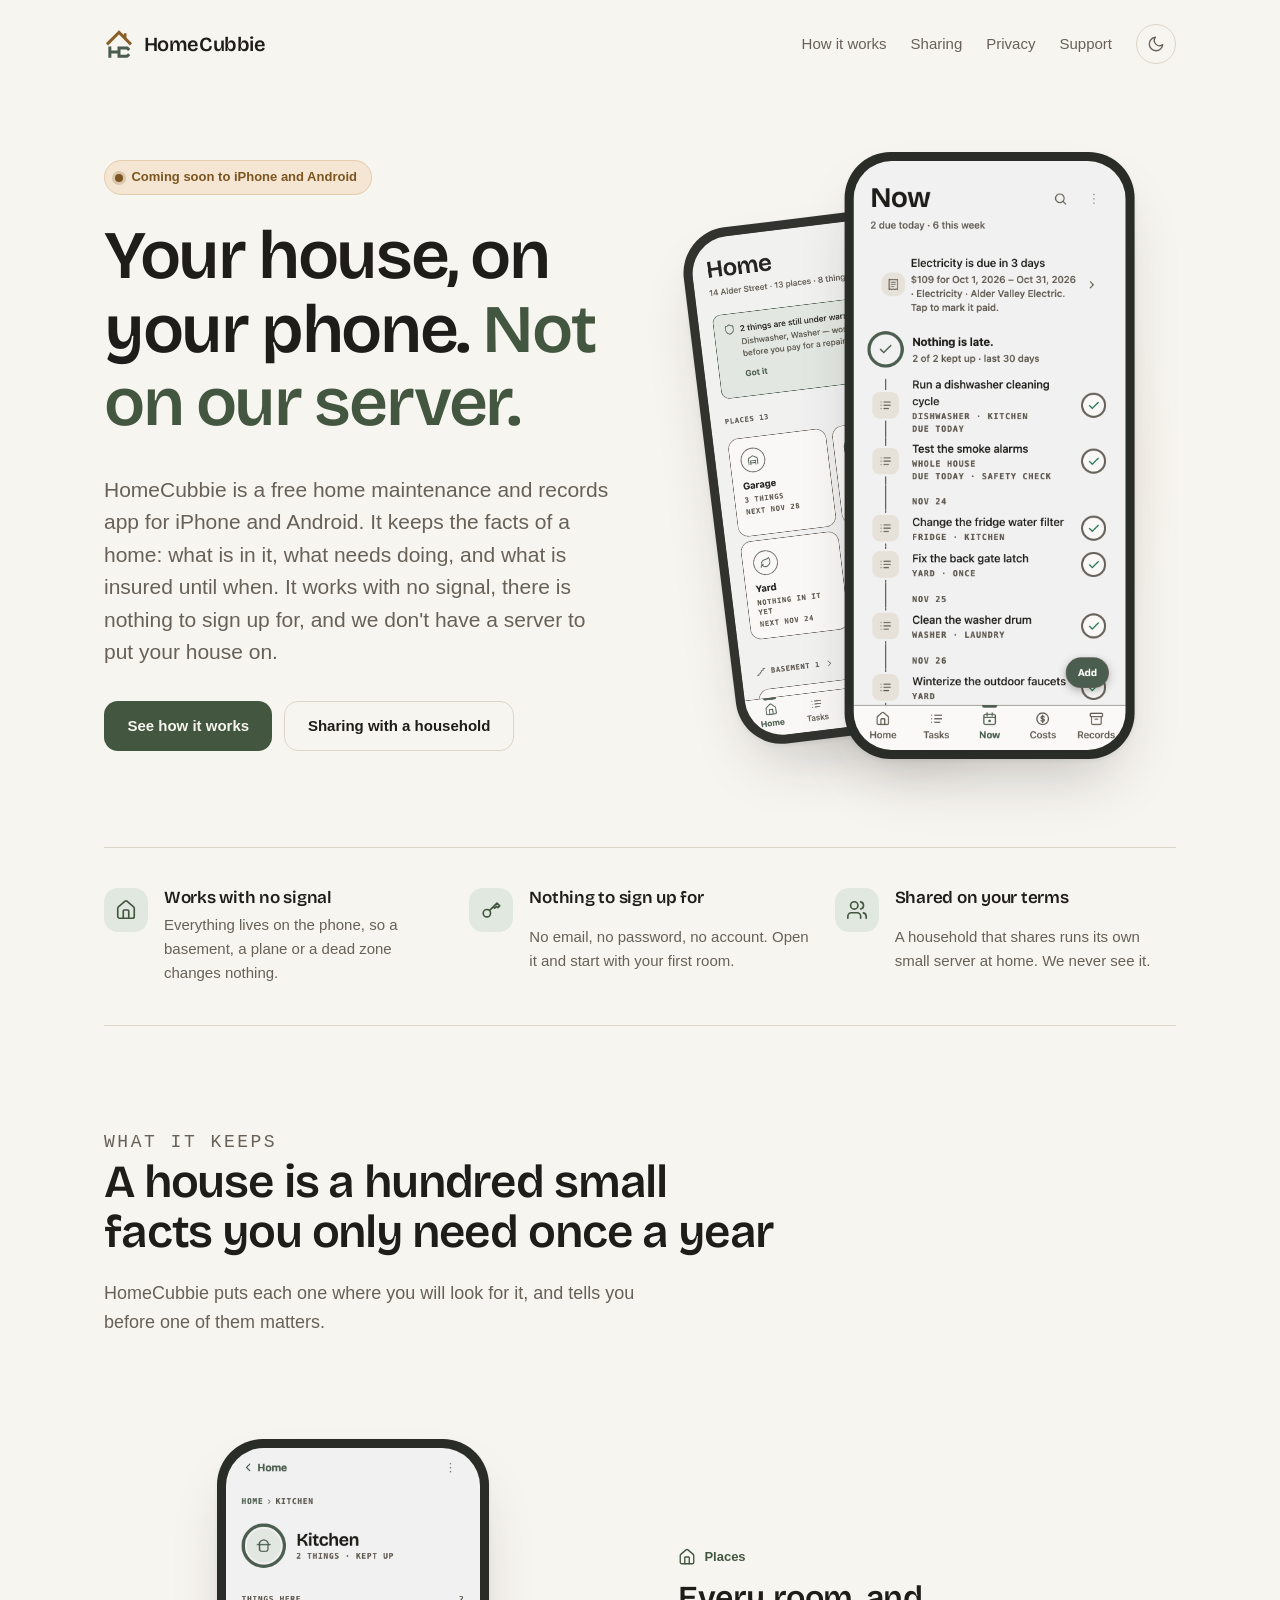
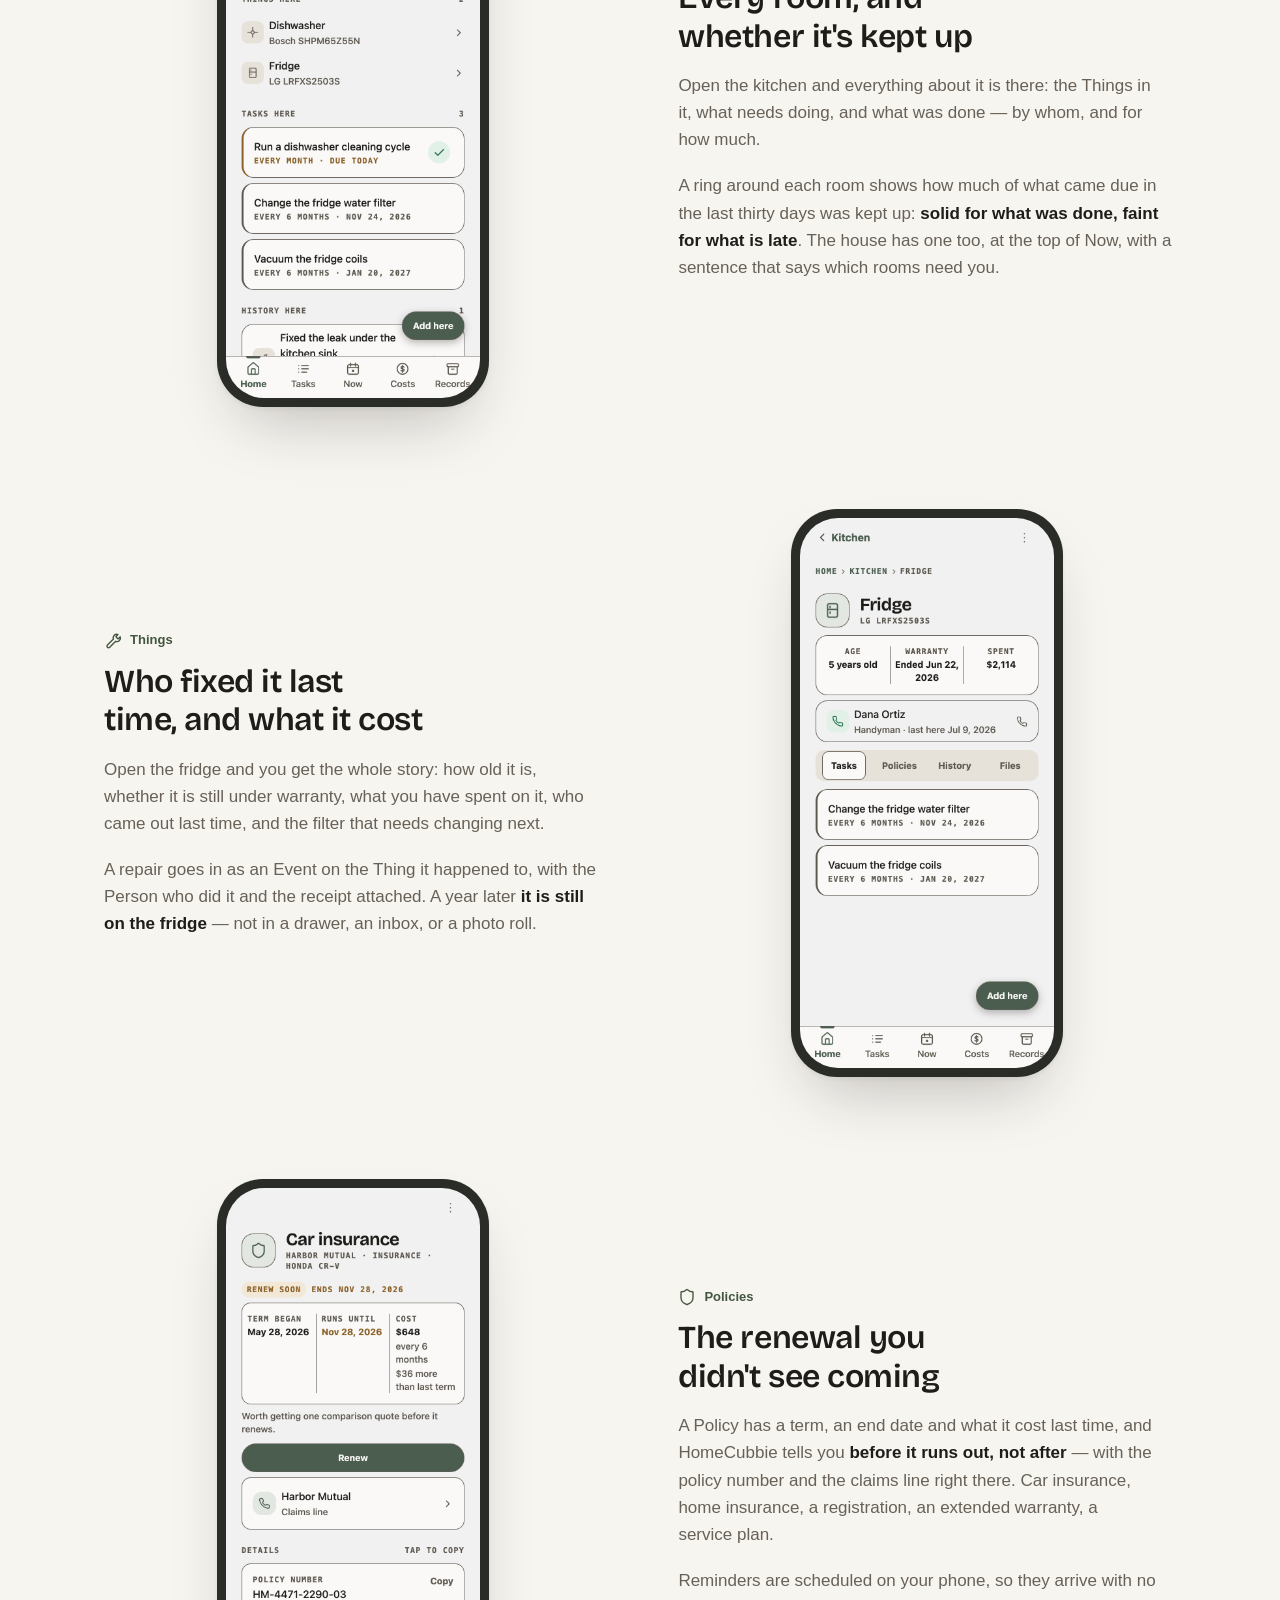
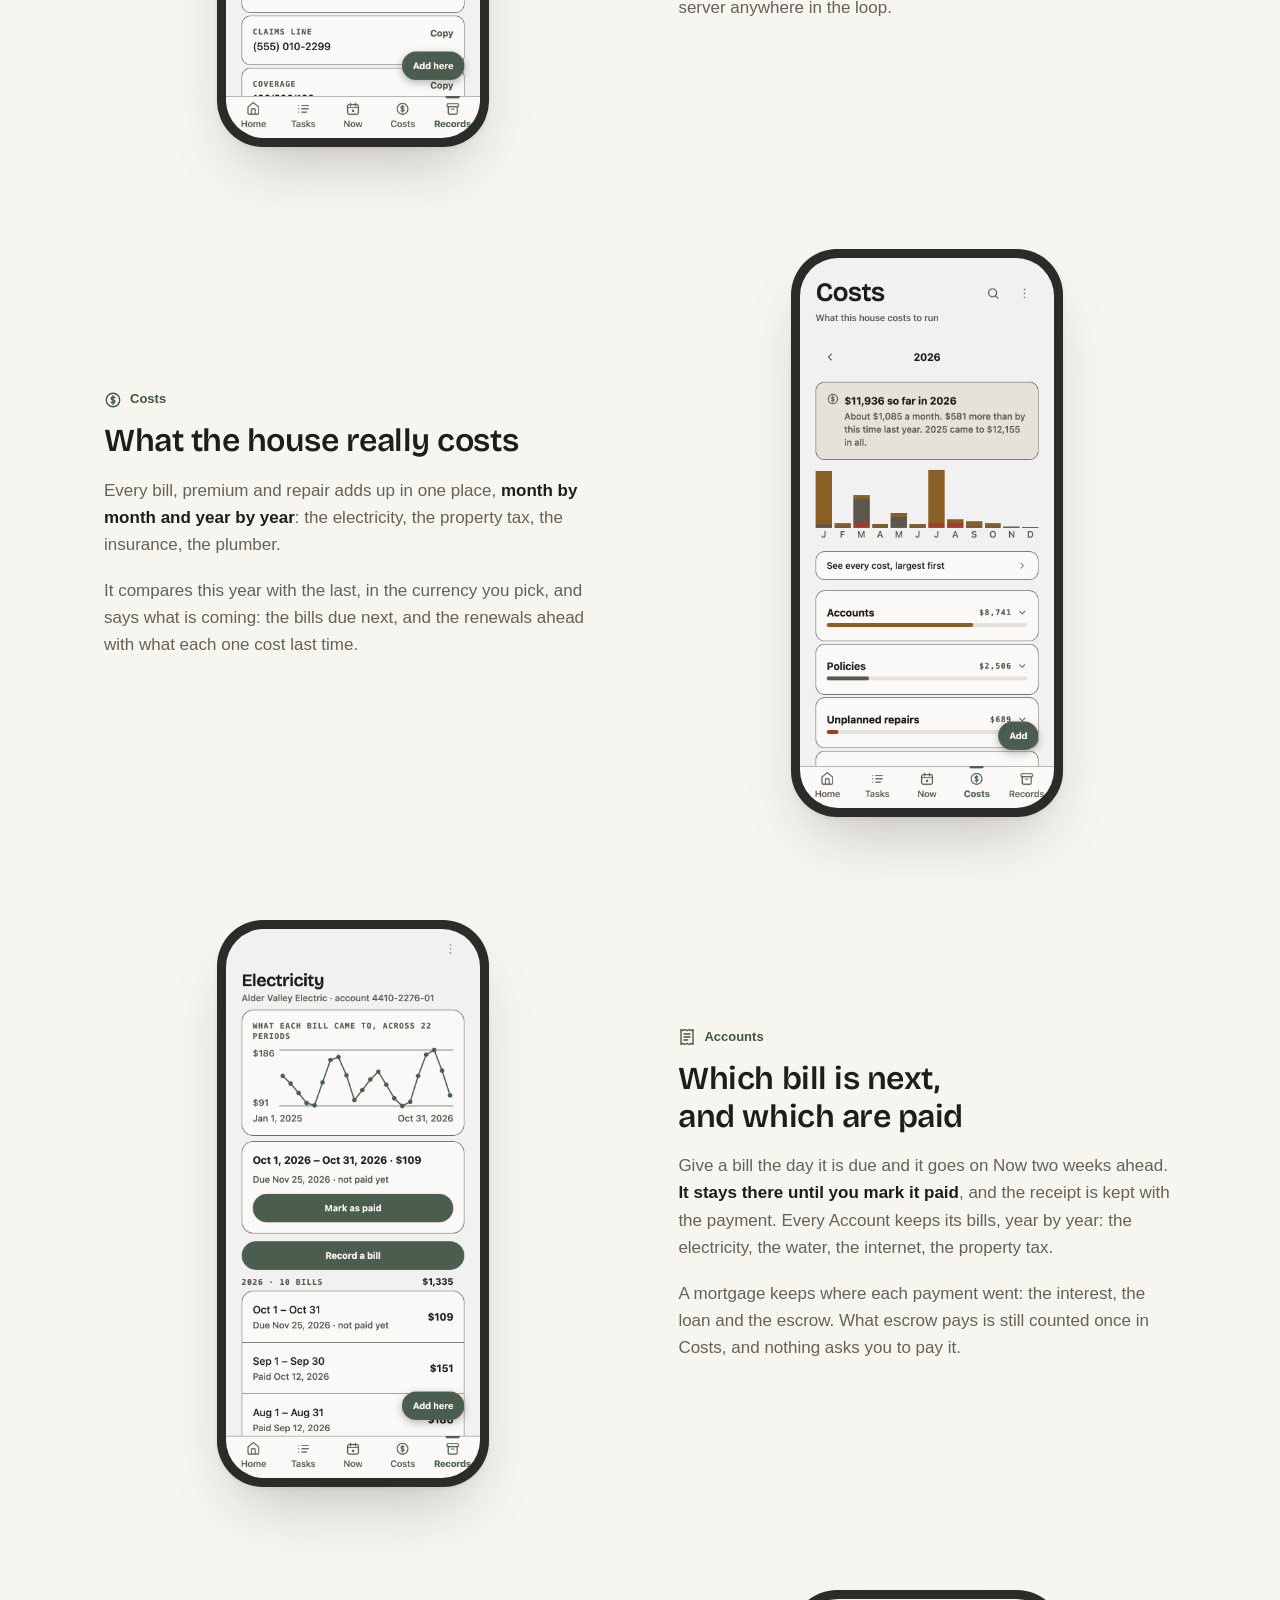
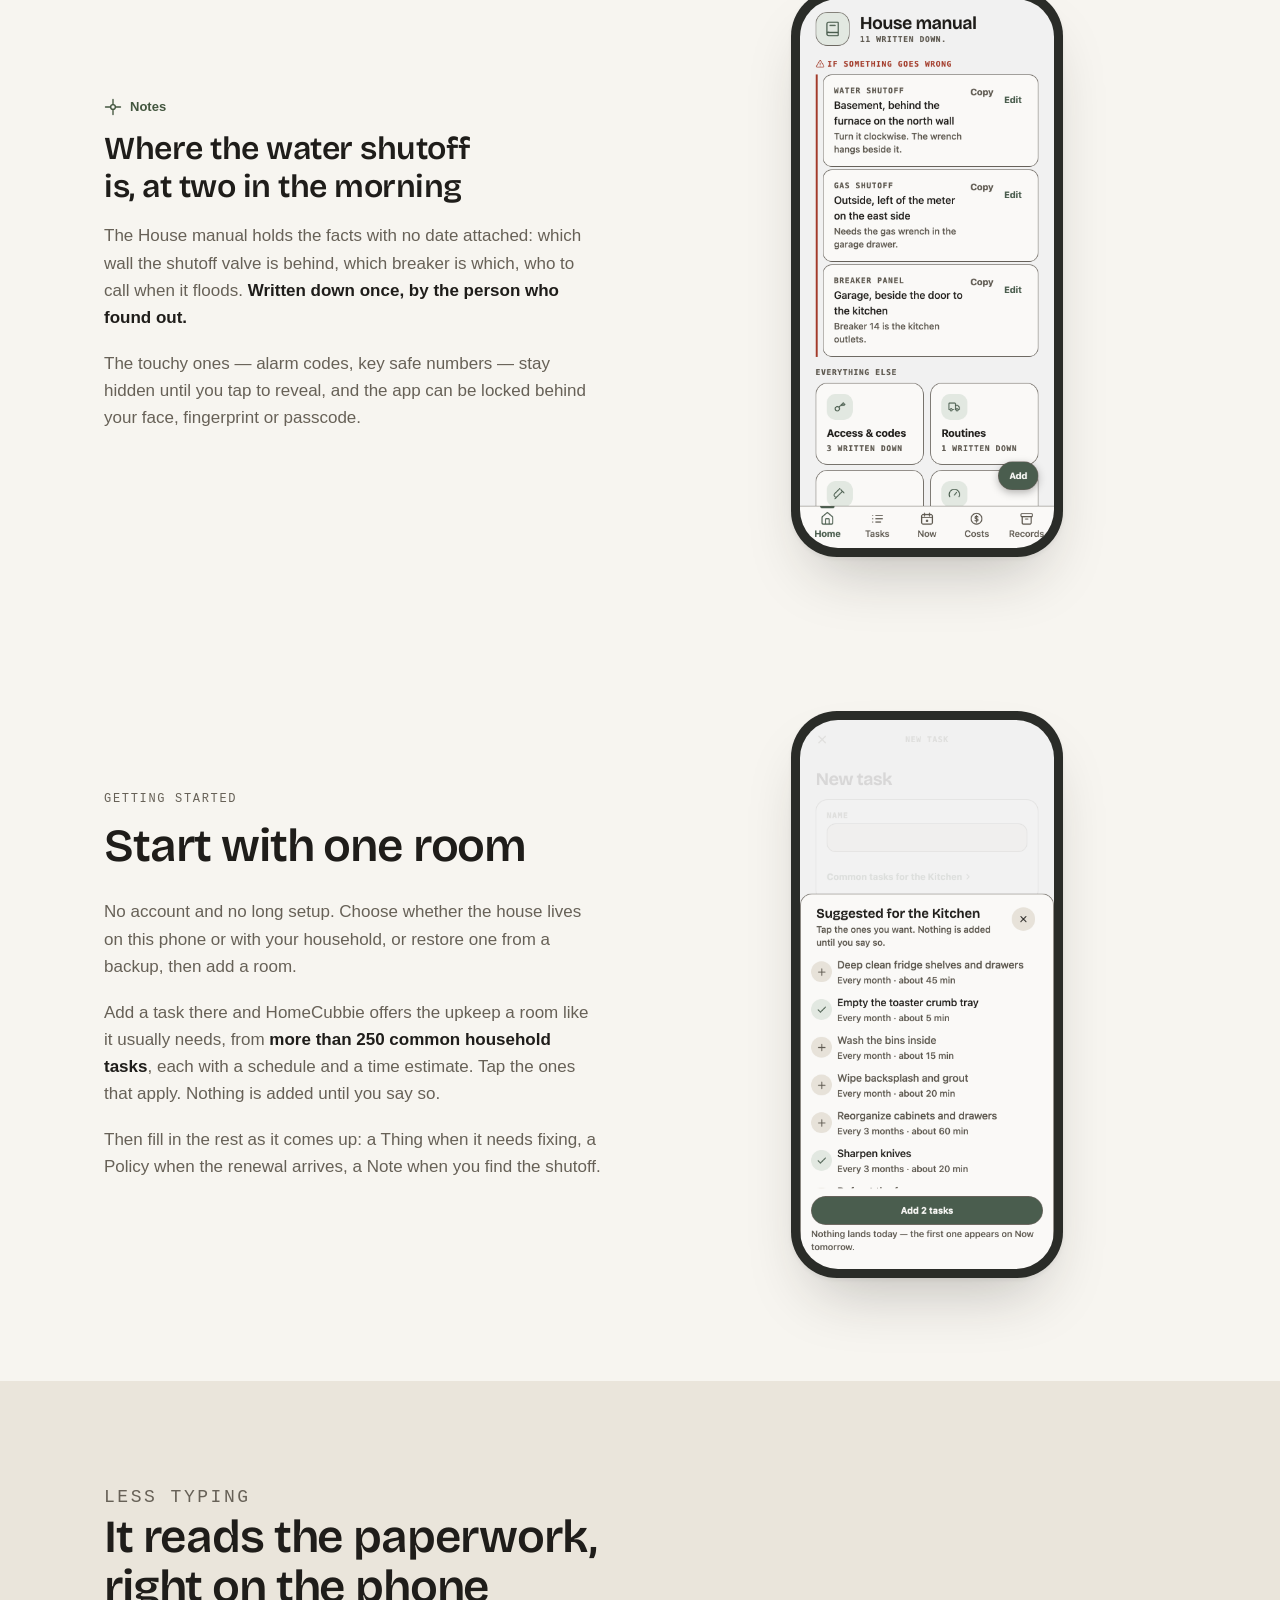
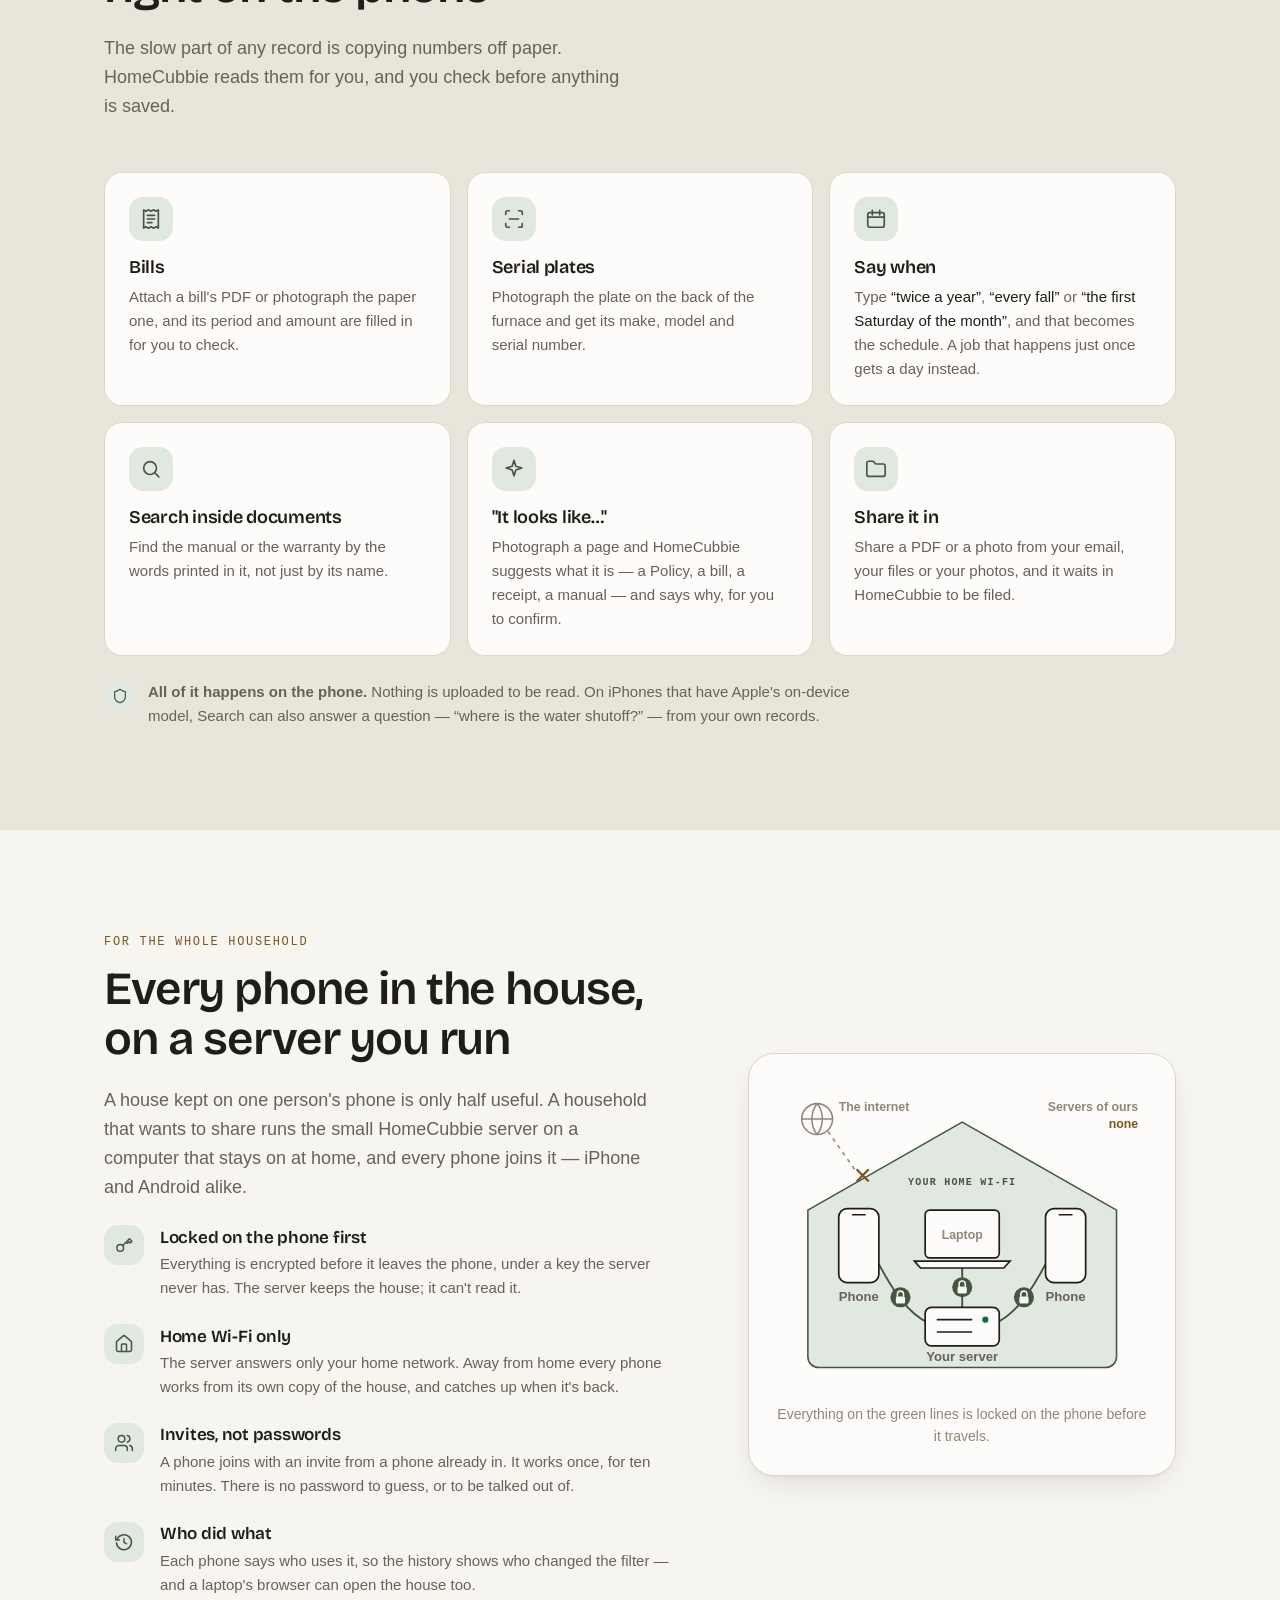
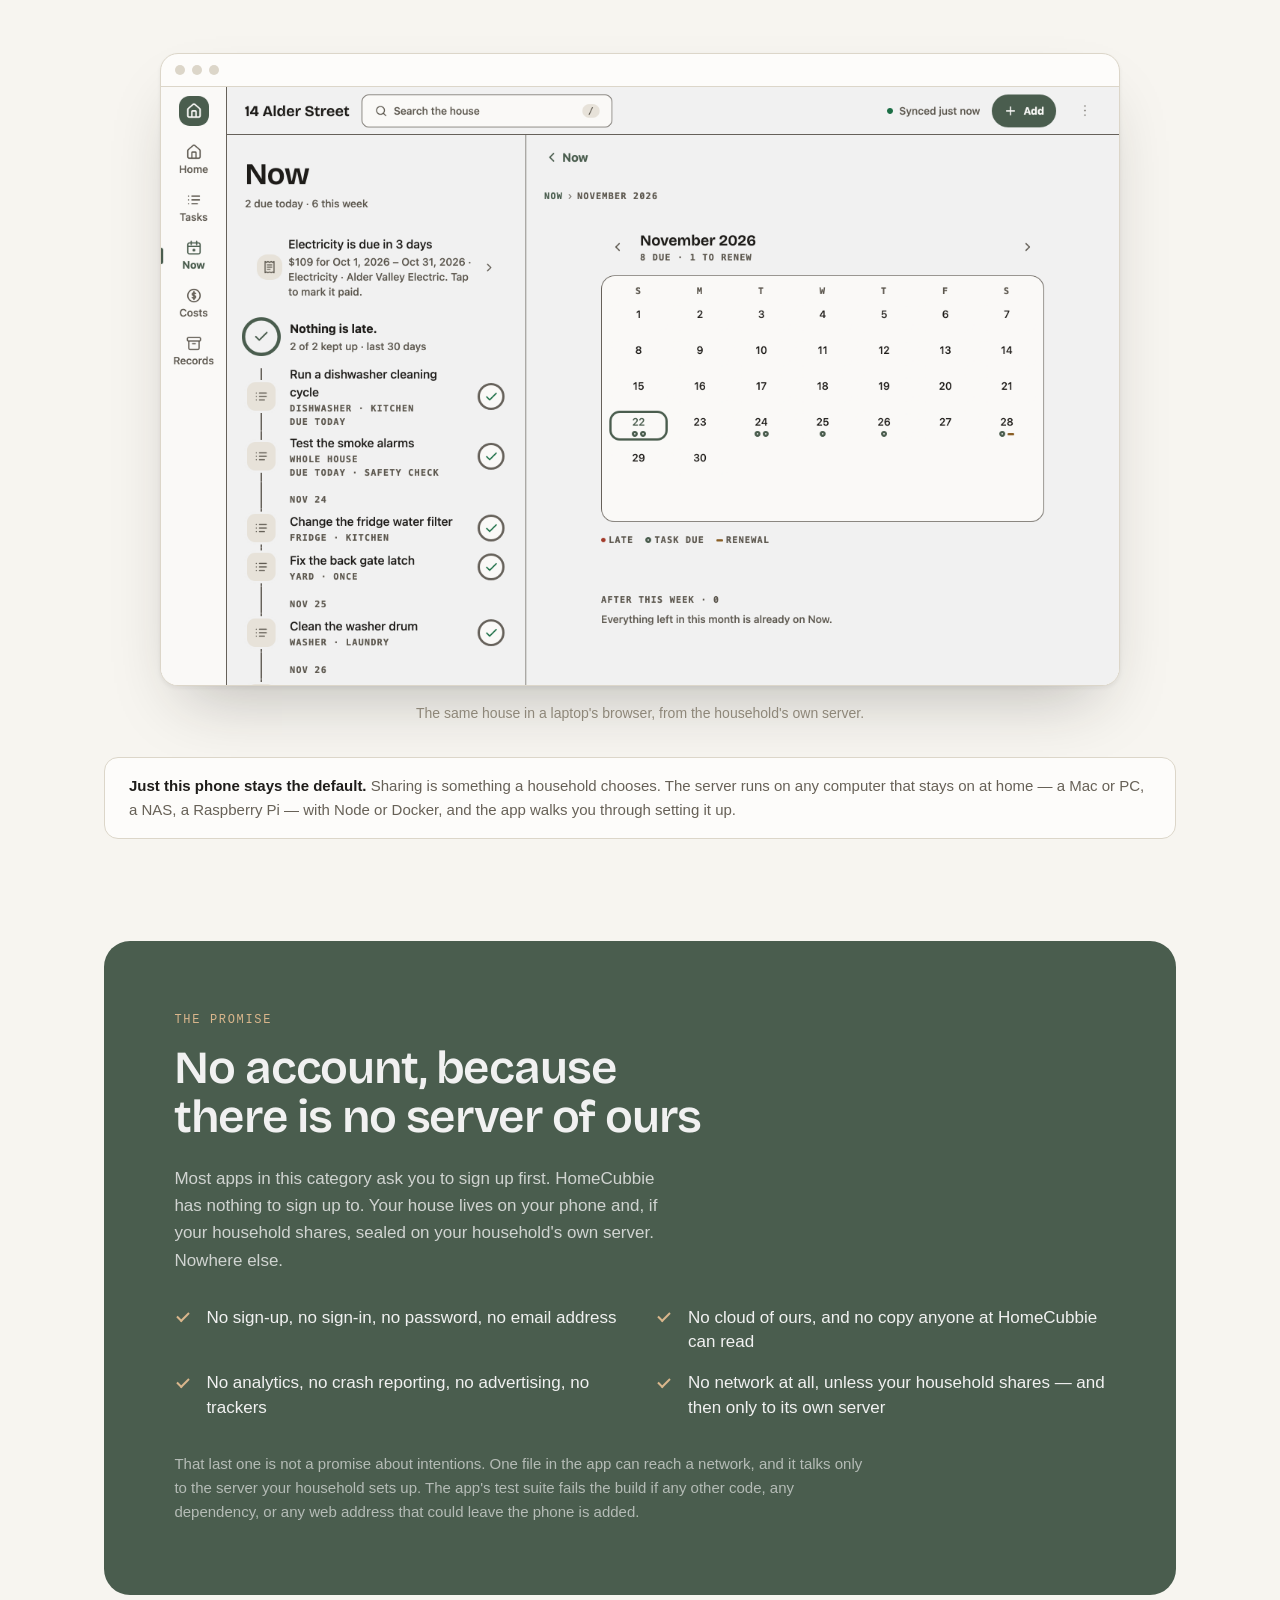
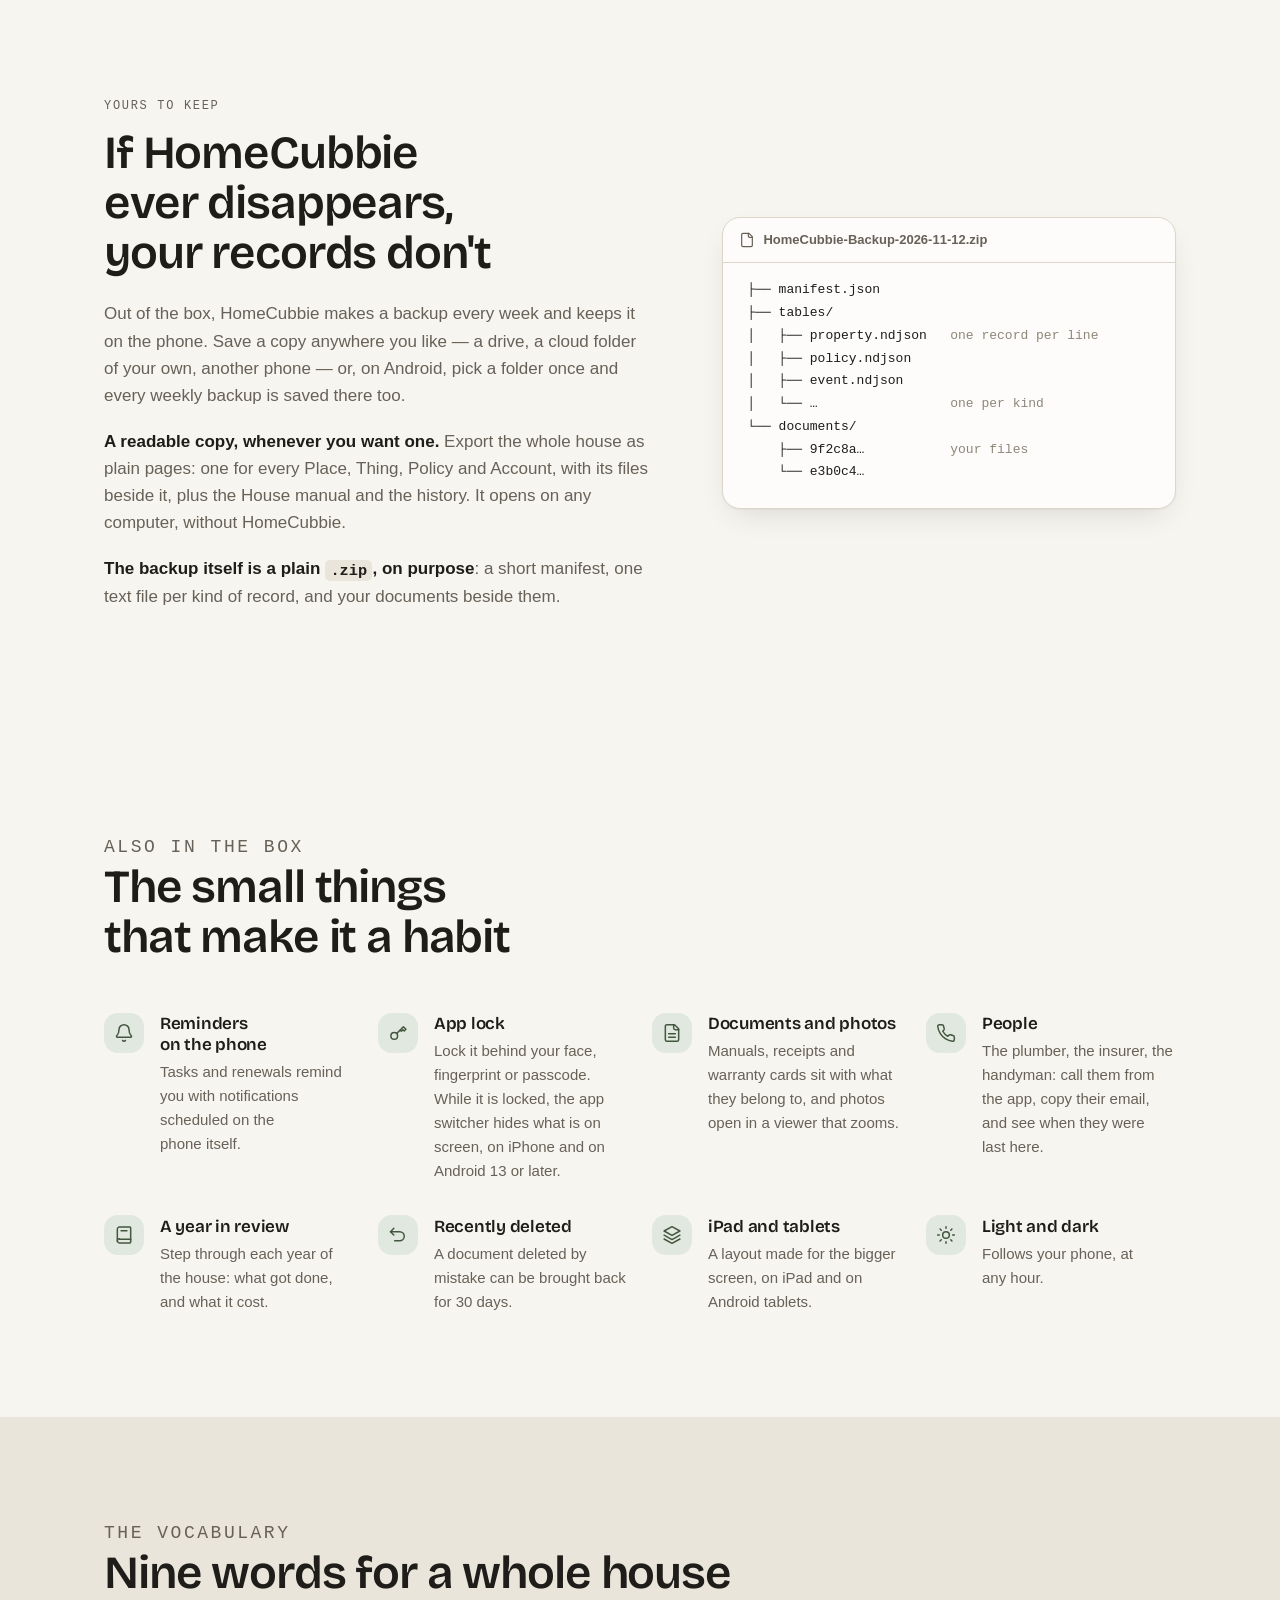
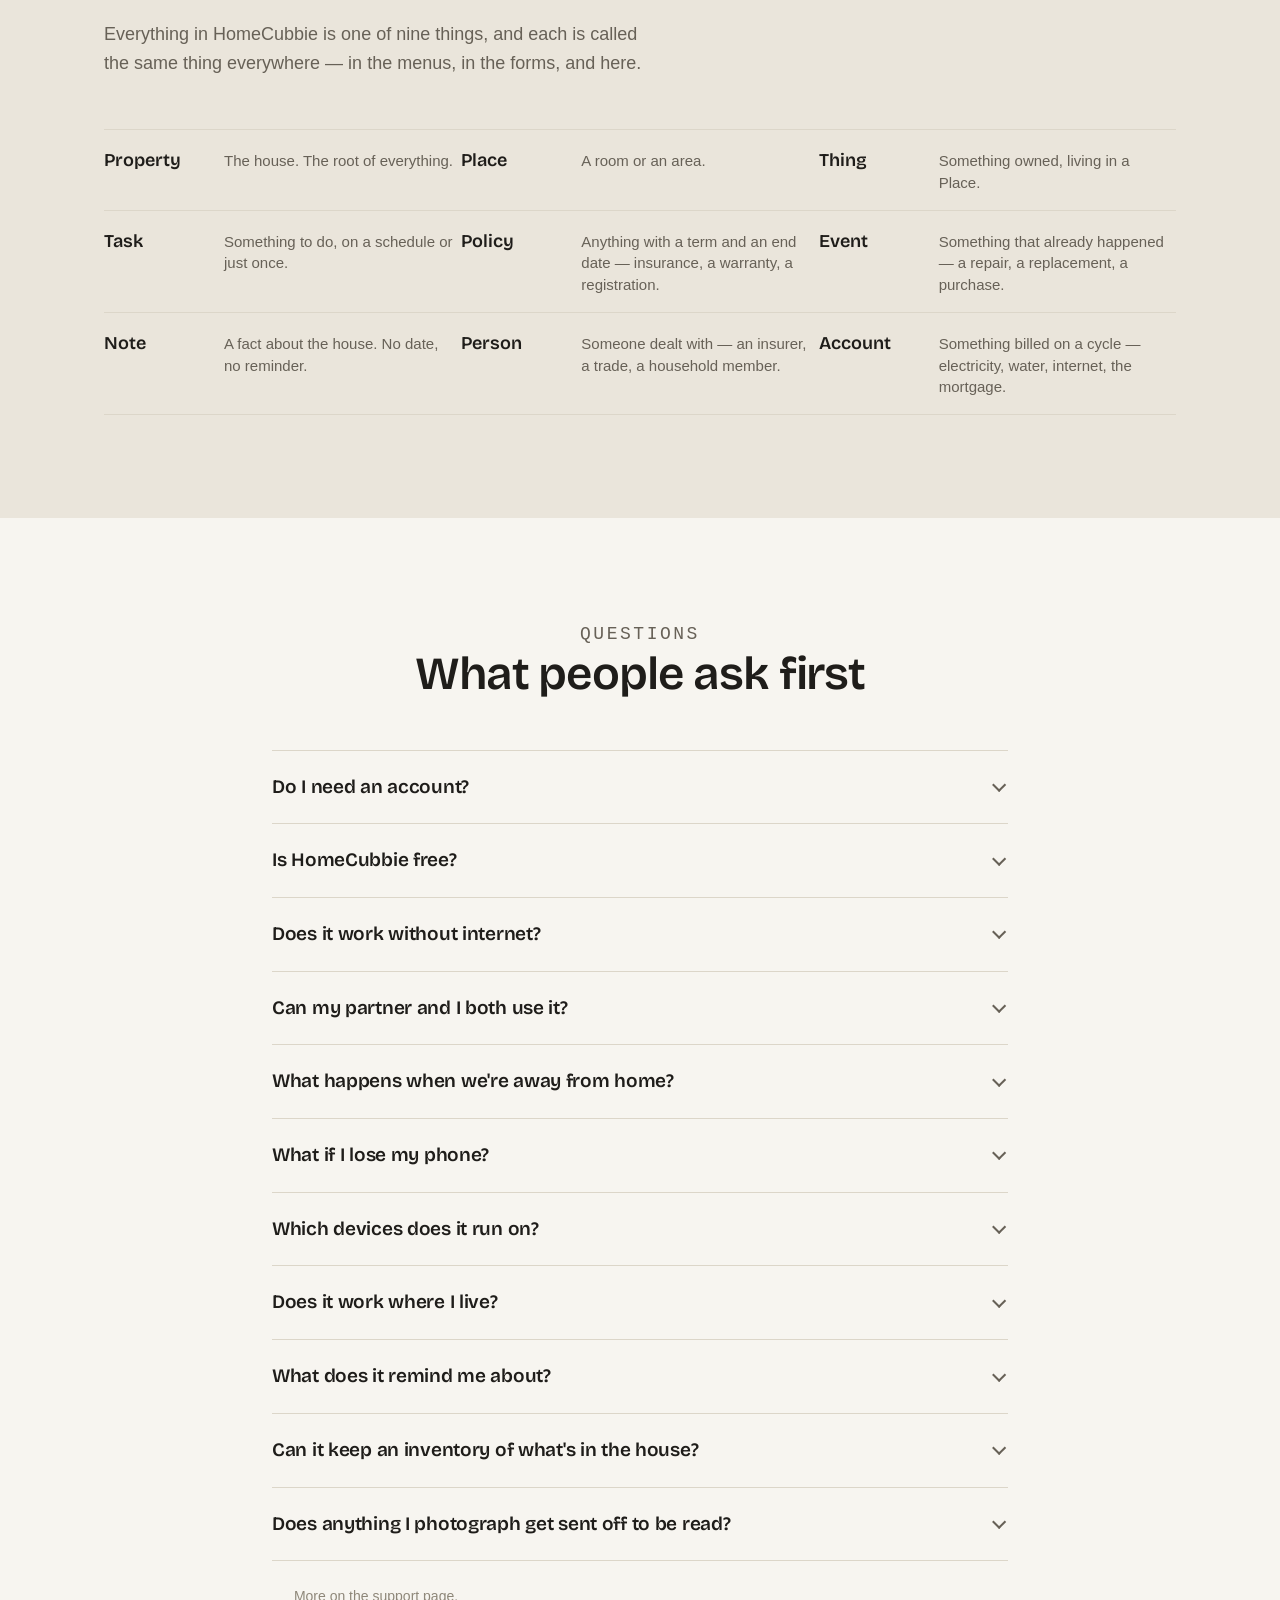
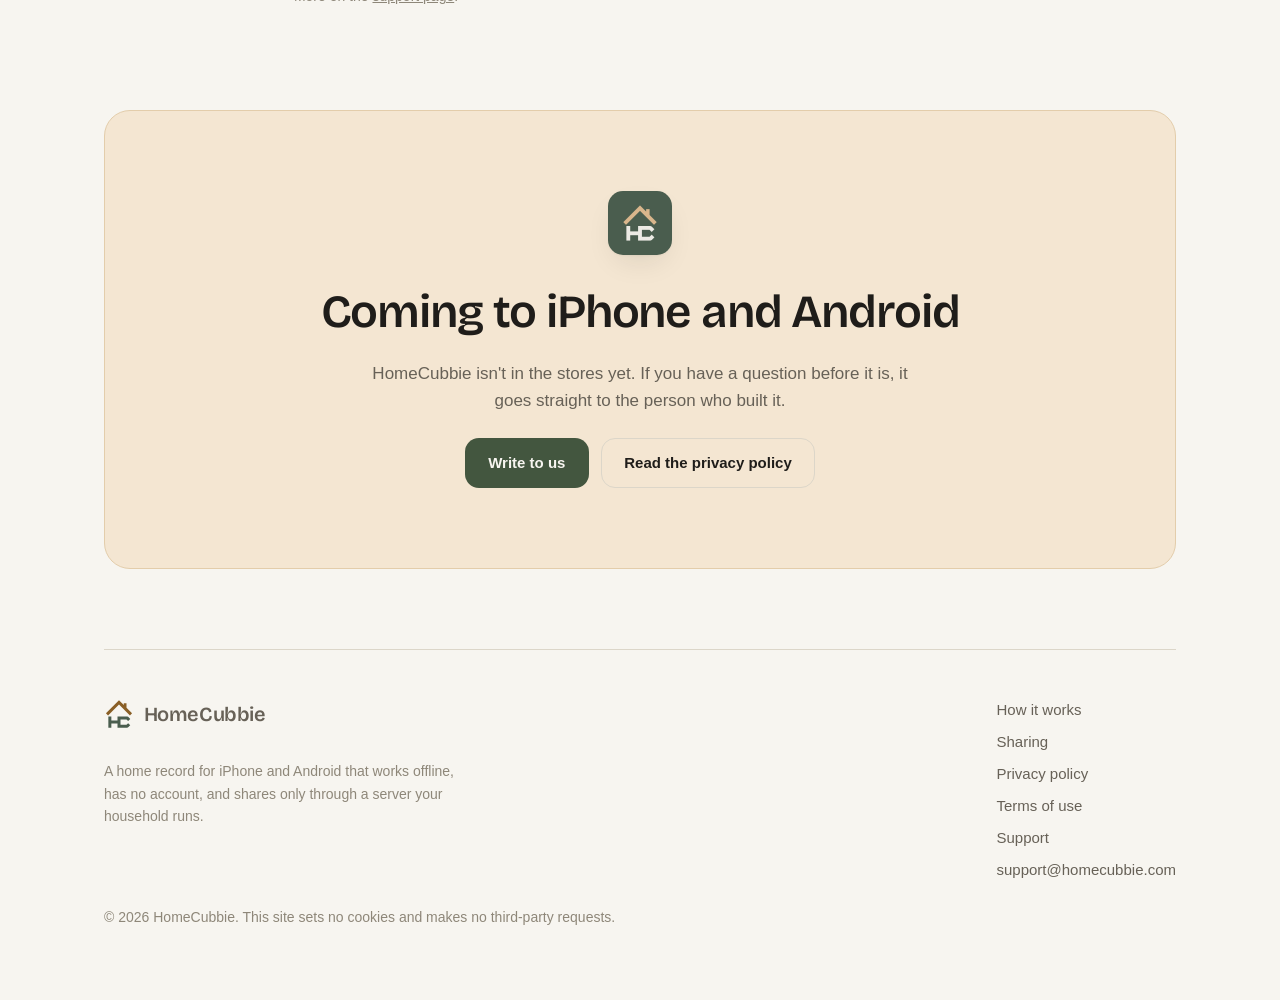
<file: index.html>
<!doctype html>
<html lang="en">
<head>
<meta charset="utf-8">
<meta name="viewport" content="width=device-width, initial-scale=1">
<title>HomeCubbie — free home maintenance app. Offline, no account.</title>
<meta name="description" content="A free home maintenance and records app for iPhone and Android: upkeep reminders, repairs, warranties and insurance renewals. Works offline, no account.">
<link rel="canonical" href="https://homecubbie.com/">
<meta property="og:type" content="website">
<meta property="og:site_name" content="HomeCubbie">
<meta property="og:title" content="HomeCubbie — your house, on your phone. Not on our server.">
<meta property="og:description" content="A free home maintenance and records app for iPhone and Android. Works offline. No account. Shared only through a server your household runs, encrypted on the phone.">
<meta property="og:url" content="https://homecubbie.com/">
<meta property="og:image" content="https://homecubbie.com/assets/og.png">
<meta property="og:image:width" content="1200">
<meta property="og:image:height" content="630">
<meta property="og:image:alt" content="HomeCubbie — your house, on your phone. Not on our server.">
<meta name="twitter:card" content="summary_large_image">
<meta name="theme-color" content="#4A5D4E">
<link rel="icon" href="assets/favicon.png" sizes="any">
<link rel="apple-touch-icon" href="assets/app-icon.png">
<link rel="preload" href="fonts/BricolageGrotesque_600SemiBold.ttf" as="font" type="font/ttf" crossorigin>
<link rel="stylesheet" href="styles.css">
<script>
/* Applies a saved theme before first paint, so a reader who chose dark never
   sees a flash of the light page. Also marks the document as script-capable,
   which is what reveals the toggle. */
(function(){var d=document.documentElement;try{var t=localStorage.getItem("hc-theme");
if(t==="dark"||t==="light")d.setAttribute("data-theme",t);}catch(e){}d.classList.add("js");})();
</script>
<!-- Structured data for search engines and assistants. This is a
     data block, not a script: a browser never runs it, and it loads nothing.
     Every value in it repeats something this page says, so it changes when the
     page does. The store links go in on the day the app is in a store. -->
<script type="application/ld+json">
{
  "@context": "https://schema.org",
  "@graph": [
    {
      "@type": "Organization",
      "@id": "https://homecubbie.com/#organization",
      "name": "HomeCubbie",
      "url": "https://homecubbie.com/",
      "logo": "https://homecubbie.com/assets/app-icon.png",
      "email": "support@homecubbie.com"
    },
    {
      "@type": "WebSite",
      "@id": "https://homecubbie.com/#website",
      "name": "HomeCubbie",
      "url": "https://homecubbie.com/",
      "inLanguage": "en",
      "publisher": { "@id": "https://homecubbie.com/#organization" }
    },
    {
      "@type": "MobileApplication",
      "@id": "https://homecubbie.com/#app",
      "name": "HomeCubbie",
      "alternateName": "Home Cubbie",
      "url": "https://homecubbie.com/",
      "description": "A free home maintenance and records app for iPhone and Android. It keeps the facts of a home: what is in it, what needs doing, and what is insured until when. It works offline, has no account, and shares only through a server the household runs, encrypted on the phone.",
      "applicationCategory": "HomeApplication",
      "operatingSystem": "iOS 16.4 or later, Android 8.0 or later",
      "image": "https://homecubbie.com/assets/app-icon.png",
      "screenshot": "https://homecubbie.com/assets/screens/now-light.png",
      "featureList": [
        "Upkeep suggested for each room from more than 250 common household tasks, each with a schedule and a time estimate",
        "Reminders scheduled on the phone, for tasks and for renewals",
        "Things with their warranty, repairs, receipts and what has been spent on them",
        "Policies with their term and end date, and a reminder before they run out",
        "What the house costs, month by month and year by year, in the currency you pick",
        "Bills with the day they are due, marked paid, with the receipt kept",
        "Tasks on a schedule, or just once",
        "A House manual, with alarm codes and key safe numbers hidden until tapped",
        "Bills, serial plates and documents read on the phone",
        "A weekly backup, and a readable copy that opens without HomeCubbie",
        "An app lock behind your face, fingerprint or passcode",
        "No account, no analytics, no advertising"
      ],
      "offers": { "@type": "Offer", "price": "0", "priceCurrency": "USD" },
      "publisher": { "@id": "https://homecubbie.com/#organization" },
      "softwareHelp": { "@type": "WebPage", "url": "https://homecubbie.com/support.html" }
    }
  ]
}
</script>
</head>
<body>
<a class="skip" href="#main">Skip to content</a>

<div class="shell">
  <header class="masthead">
    <a class="wordmark" href="/"><img class="mark-light" src="assets/mark.svg" alt="" width="30" height="30"><img class="mark-dark" src="assets/mark-dark.svg" alt="" width="30" height="30">HomeCubbie</a>
    <nav aria-label="Site">
      <a class="wide" href="#how">How it works</a>
      <a class="wide" href="#sharing">Sharing</a>
      <a href="privacy.html">Privacy</a>
      <a href="support.html">Support</a>
      <button class="theme-toggle" type="button" aria-label="Switch to dark mode" aria-pressed="false">
        <svg class="moon" viewBox="0 0 24 24" fill="none" stroke="currentColor" stroke-width="1.8" stroke-linecap="round" stroke-linejoin="round" aria-hidden="true"><path d="M21 12.8A9 9 0 1 1 11.2 3a7 7 0 0 0 9.8 9.8Z"/></svg>
        <svg class="sun" viewBox="0 0 24 24" fill="none" stroke="currentColor" stroke-width="1.8" stroke-linecap="round" stroke-linejoin="round" aria-hidden="true"><circle cx="12" cy="12" r="4.2"/><path d="M12 2.2v2.1M12 19.7v2.1M4.6 4.6l1.5 1.5M17.9 17.9l1.5 1.5M2.2 12h2.1M19.7 12h2.1M4.6 19.4l1.5-1.5M17.9 6.1l1.5-1.5"/></svg>
      </button>
    </nav>
  </header>
</div>

<main id="main">
  <div class="shell">

    <!-- ---------------- hero ---------------- -->
    <div class="hero">
      <div>
        <p class="chip">Coming soon to iPhone and Android</p>
        <h1>Your house, on your phone. <span class="soft">Not on our server.</span></h1>
        <p class="lede">HomeCubbie is a free home maintenance and records app for
        iPhone and Android. It keeps the facts of a home: what is in it, what
        needs doing, and what is insured until when. It works with no signal,
        there is nothing to sign up for, and we don't have a server to put your
        house on.</p>
        <div class="actions">
          <a class="btn" href="#how">See how it works</a>
          <a class="btn quiet" href="#sharing">Sharing with a household</a>
        </div>
      </div>
      <div class="hero-art">
        <div class="device back" aria-hidden="true">
          <div class="screen" style="--shot-light:url('assets/screens/home-light.png');--shot-dark:url('assets/screens/home-dark.png')"></div>
        </div>
        <div class="device front">
          <div class="screen" role="img" aria-label="The Now screen: the electricity bill is due in three days, a ring says nothing is late, two tasks are due today, and a one-time task is among the week's."
               style="--shot-light:url('assets/screens/now-light.png');--shot-dark:url('assets/screens/now-dark.png')"></div>
        </div>
      </div>
    </div>

    <!-- ---------------- three principles ---------------- -->
    <div class="principles">
      <div>
        <span class="glyph" aria-hidden="true"><svg viewBox="0 0 24 24"><path d="M15 21v-8a1 1 0 0 0-1-1h-4a1 1 0 0 0-1 1v8"/><path d="M3 10a2 2 0 0 1 .7-1.5l7-6a2 2 0 0 1 2.6 0l7 6A2 2 0 0 1 21 10v9a2 2 0 0 1-2 2H5a2 2 0 0 1-2-2Z"/></svg></span>
        <h3>Works with no signal</h3>
        <p>Everything lives on the phone, so a basement, a plane or a dead zone changes nothing.</p>
      </div>
      <div>
        <span class="glyph" aria-hidden="true"><svg viewBox="0 0 24 24"><circle cx="7.5" cy="15.5" r="4"/><path d="m10.5 12.5 8-8 3 3-2 2-1.5-1.5-2 2-1.5-1.5-2 2"/></svg></span>
        <h3>Nothing to sign up for</h3>
        <p>No email, no password, no account. Open it and start with your first room.</p>
      </div>
      <div>
        <span class="glyph" aria-hidden="true"><svg viewBox="0 0 24 24"><path d="M16 21v-2a4 4 0 0 0-4-4H6a4 4 0 0 0-4 4v2"/><circle cx="9" cy="7" r="4"/><path d="M22 21v-2a4 4 0 0 0-3-3.9M16 3.1a4 4 0 0 1 0 7.8"/></svg></span>
        <h3>Shared on your terms</h3>
        <p>A household that shares runs its own small server at home. We never see it.</p>
      </div>
    </div>
  </div>

  <!-- ---------------- what it keeps ---------------- -->
  <section id="how">
    <div class="shell">
      <div class="section-head">
        <p class="eyebrow">What it keeps</p>
        <h2>A house is a hundred small facts you only need once a year</h2>
        <p>HomeCubbie puts each one where you will look for it, and tells you
        before one of them matters.</p>
      </div>

      <div class="feature">
        <div>
          <p class="kicker"><svg viewBox="0 0 24 24" aria-hidden="true"><path d="M15 21v-8a1 1 0 0 0-1-1h-4a1 1 0 0 0-1 1v8"/><path d="M3 10a2 2 0 0 1 .7-1.5l7-6a2 2 0 0 1 2.6 0l7 6A2 2 0 0 1 21 10v9a2 2 0 0 1-2 2H5a2 2 0 0 1-2-2Z"/></svg>Places</p>
          <h3>Every room, and whether it's kept up</h3>
          <p>Open the kitchen and everything about it is there: the Things in it,
          what needs doing, and what was done — by whom, and for how much.</p>
          <p>A ring around each room shows how much of what came due in the last
          thirty days was kept up: <strong>solid for what was done, faint for
          what is late</strong>. The house has one too, at the top of Now, with a
          sentence that says which rooms need you.</p>
        </div>
        <div class="feature-art">
          <div class="device">
            <div class="screen" role="img" aria-label="The Kitchen: a full ring marked kept up, its two Things, its three tasks, and a plumber's repair in its history."
                 style="--shot-light:url('assets/screens/place-light.png');--shot-dark:url('assets/screens/place-dark.png')"></div>
          </div>
        </div>
      </div>

      <div class="feature">
        <div>
          <p class="kicker"><svg viewBox="0 0 24 24" aria-hidden="true"><path d="M18.6 3.4a4.6 4.6 0 0 0-6 6l-8 8a2.1 2.1 0 1 0 3 3l8-8a4.6 4.6 0 0 0 6-6l-2.8 2.8-2.9-2.9Z"/></svg>Things</p>
          <h3>Who fixed it last time, and what it cost</h3>
          <p>Open the fridge and you get the whole story: how old it is, whether
          it is still under warranty, what you have spent on it, who came out last
          time, and the filter that needs changing next.</p>
          <p>A repair goes in as an Event on the Thing it happened to, with the
          Person who did it and the receipt attached. A year later <strong>it is
          still on the fridge</strong> — not in a drawer, an inbox, or a photo
          roll.</p>
        </div>
        <div class="feature-art">
          <div class="device">
            <div class="screen" role="img" aria-label="The fridge: five years old, its warranty ended in June, $2,114 spent on it, the handyman who came out last, and its two tasks."
                 style="--shot-light:url('assets/screens/thing-light.png');--shot-dark:url('assets/screens/thing-dark.png')"></div>
          </div>
        </div>
      </div>

      <div class="feature">
        <div>
          <p class="kicker"><svg viewBox="0 0 24 24" aria-hidden="true"><path d="M20 13c0 5-3.5 7.5-7.7 9a1 1 0 0 1-.7 0C7.5 20.5 4 18 4 13V6a1 1 0 0 1 1-1c2 0 4.5-1.2 6.2-2.7a1.2 1.2 0 0 1 1.5 0C14.5 3.8 17 5 19 5a1 1 0 0 1 1 1Z"/></svg>Policies</p>
          <h3>The renewal you didn't see coming</h3>
          <p>A Policy has a term, an end date and what it cost last time, and
          HomeCubbie tells you <strong>before it runs out, not after</strong> —
          with the policy number and the claims line right there. Car insurance,
          home insurance, a registration, an extended warranty, a service plan.</p>
          <p>Reminders are scheduled on your phone, so they arrive with no server
          anywhere in the loop.</p>
        </div>
        <div class="feature-art">
          <div class="device">
            <div class="screen" role="img" aria-label="Car insurance, marked renew soon: it ends November 28, this term cost $36 more than the last, and its policy number and claims line are ready to copy."
                 style="--shot-light:url('assets/screens/policy-light.png');--shot-dark:url('assets/screens/policy-dark.png')"></div>
          </div>
        </div>
      </div>

      <div class="feature">
        <div>
          <p class="kicker"><svg viewBox="0 0 24 24" aria-hidden="true"><circle cx="12" cy="12" r="9"/><path d="M14.5 9.2a3 3 0 0 0-2.5-1.2c-1.4 0-2.5.8-2.5 2s1.1 1.8 2.5 2 2.5.8 2.5 2-1.1 2-2.5 2a3 3 0 0 1-2.5-1.2M12 6.2v11.6"/></svg>Costs</p>
          <h3>What the house really costs</h3>
          <p>Every bill, premium and repair adds up in one place, <strong>month by
          month and year by year</strong>: the electricity, the property tax, the
          insurance, the plumber.</p>
          <p>It compares this year with the last, in the currency you pick, and
          says what is coming: the bills due next, and the renewals ahead with
          what each one cost last time.</p>
        </div>
        <div class="feature-art">
          <div class="device">
            <div class="screen" role="img" aria-label="Costs for 2026: $11,936 so far, about $1,085 a month and $581 more than by this time last year, then month by month, split into accounts, policies and unplanned repairs."
                 style="--shot-light:url('assets/screens/costs-light.png');--shot-dark:url('assets/screens/costs-dark.png')"></div>
          </div>
        </div>
      </div>

      <div class="feature">
        <div>
          <p class="kicker"><svg viewBox="0 0 24 24" aria-hidden="true"><path d="M4 2v20l2.5-1.5L9 22l3-1.5L15 22l2.5-1.5L20 22V2l-2.5 1.5L15 2l-3 1.5L9 2 6.5 3.5Z"/><path d="M8 8h8M8 12h8M8 16h5"/></svg>Accounts</p>
          <h3>Which bill is next, and which are paid</h3>
          <p>Give a bill the day it is due and it goes on Now two weeks ahead.
          <strong>It stays there until you mark it paid</strong>, and the receipt
          is kept with the payment. Every Account keeps its bills, year by year:
          the electricity, the water, the internet, the property tax.</p>
          <p>A mortgage keeps where each payment went: the interest, the loan and
          the escrow. What escrow pays is still counted once in Costs, and nothing
          asks you to pay it.</p>
        </div>
        <div class="feature-art">
          <div class="device">
            <div class="screen" role="img" aria-label="The electricity account: a chart of what each bill came to, October's $109 due November 25 with a Mark as paid button, and the months before it, each with the day it was paid."
                 style="--shot-light:url('assets/screens/bill-light.png');--shot-dark:url('assets/screens/bill-dark.png')"></div>
          </div>
        </div>
      </div>

      <div class="feature">
        <div>
          <p class="kicker"><svg viewBox="0 0 24 24" aria-hidden="true"><circle cx="12" cy="12" r="3.2"/><path d="M12 2v6.8M12 15.2V22M2 12h6.8M15.2 12H22"/></svg>Notes</p>
          <h3>Where the water shutoff is, at two in the morning</h3>
          <p>The House manual holds the facts with no date attached: which wall the
          shutoff valve is behind, which breaker is which, who to call when it
          floods. <strong>Written down once, by the person who found out.</strong></p>
          <p>The touchy ones — alarm codes, key safe numbers — stay hidden until
          you tap to reveal, and the app can be locked behind your face,
          fingerprint or passcode.</p>
        </div>
        <div class="feature-art">
          <div class="device">
            <div class="screen" role="img" aria-label="The House manual: the water shutoff, the gas shutoff and the breaker panel under If something goes wrong, then access codes, routines and the rest."
                 style="--shot-light:url('assets/screens/house-light.png');--shot-dark:url('assets/screens/house-dark.png')"></div>
          </div>
        </div>
      </div>
    </div>
  </section>

  <!-- ---------------- getting started ---------------- -->
  <section id="start" class="start">
    <div class="shell">
      <div class="feature">
        <div>
          <p class="eyebrow">Getting started</p>
          <h2>Start with one room</h2>
          <p>No account and no long setup. Choose whether the house lives on this
          phone or with your household, or restore one from a backup, then add a
          room.</p>
          <p>Add a task there and HomeCubbie offers the upkeep a room like it
          usually needs, from <strong>more than 250 common household
          tasks</strong>, each with a schedule and a time estimate. Tap the ones
          that apply. Nothing is added until you say so.</p>
          <p>Then fill in the rest as it comes up: a Thing when it needs fixing, a
          Policy when the renewal arrives, a Note when you find the shutoff.</p>
        </div>
        <div class="feature-art">
          <div class="device">
            <div class="screen" role="img" aria-label="Suggested for the Kitchen: monthly and quarterly tasks with time estimates, two of them ticked, and an Add 2 tasks button."
                 style="--shot-light:url('assets/screens/suggest-light.png');--shot-dark:url('assets/screens/suggest-dark.png')"></div>
          </div>
        </div>
      </div>
    </div>
  </section>

  <!-- ---------------- less typing ---------------- -->
  <section class="panel">
    <div class="shell">
      <div class="section-head">
        <p class="eyebrow">Less typing</p>
        <h2>It reads the paperwork, right on the phone</h2>
        <p>The slow part of any record is copying numbers off paper. HomeCubbie
        reads them for you, and you check before anything is saved.</p>
      </div>
      <div class="cards three">
        <div class="card">
          <span class="glyph" aria-hidden="true"><svg viewBox="0 0 24 24"><path d="M4 2v20l2.5-1.5L9 22l3-1.5L15 22l2.5-1.5L20 22V2l-2.5 1.5L15 2l-3 1.5L9 2 6.5 3.5Z"/><path d="M8 8h8M8 12h8M8 16h5"/></svg></span>
          <h3>Bills</h3>
          <p>Attach a bill's PDF or photograph the paper one, and its period and
          amount are filled in for you to check.</p>
        </div>
        <div class="card">
          <span class="glyph" aria-hidden="true"><svg viewBox="0 0 24 24"><path d="M3 7V5a2 2 0 0 1 2-2h2M17 3h2a2 2 0 0 1 2 2v2M21 17v2a2 2 0 0 1-2 2h-2M7 21H5a2 2 0 0 1-2-2v-2"/><path d="M7 12h10"/></svg></span>
          <h3>Serial plates</h3>
          <p>Photograph the plate on the back of the furnace and get its make,
          model and serial number.</p>
        </div>
        <div class="card">
          <span class="glyph" aria-hidden="true"><svg viewBox="0 0 24 24"><rect x="3" y="5" width="18" height="16" rx="2"/><path d="M8 2.5v5M16 2.5v5M3 10h18"/></svg></span>
          <h3>Say when</h3>
          <p>Type <q>twice a year</q>, <q>every fall</q> or <q>the first Saturday
          of the month</q>, and that becomes the schedule. A job that happens just
          once gets a day instead.</p>
        </div>
        <div class="card">
          <span class="glyph" aria-hidden="true"><svg viewBox="0 0 24 24"><circle cx="11" cy="11" r="7"/><path d="m20.5 20.5-3.7-3.7"/></svg></span>
          <h3>Search inside documents</h3>
          <p>Find the manual or the warranty by the words printed in it, not
          just by its name.</p>
        </div>
        <div class="card">
          <span class="glyph" aria-hidden="true"><svg viewBox="0 0 24 24"><path d="M12 2.5 14 9l6.5 2-6.5 2-2 6.5-2-6.5L3.5 11 10 9l2-6.5Z"/></svg></span>
          <h3>"It looks like…"</h3>
          <p>Photograph a page and HomeCubbie suggests what it is — a Policy, a
          bill, a receipt, a manual — and says why, for you to confirm.</p>
        </div>
        <div class="card">
          <span class="glyph" aria-hidden="true"><svg viewBox="0 0 24 24"><path d="M20 20a2 2 0 0 0 2-2V8.5a2 2 0 0 0-2-2h-7.6a2 2 0 0 1-1.7-.9l-.8-1.2a2 2 0 0 0-1.7-.9H4a2 2 0 0 0-2 2V18a2 2 0 0 0 2 2Z"/></svg></span>
          <h3>Share it in</h3>
          <p>Share a PDF or a photo from your email, your files or your photos,
          and it waits in HomeCubbie to be filed.</p>
        </div>
      </div>
      <div class="aside">
        <span class="glyph" aria-hidden="true" style="width:32px;height:32px;border-radius:9px"><svg viewBox="0 0 24 24" style="width:16px;height:16px"><path d="M20 13c0 5-3.5 7.5-7.7 9a1 1 0 0 1-.7 0C7.5 20.5 4 18 4 13V6a1 1 0 0 1 1-1c2 0 4.5-1.2 6.2-2.7a1.2 1.2 0 0 1 1.5 0C14.5 3.8 17 5 19 5a1 1 0 0 1 1 1Z"/></svg></span>
        <p><strong>All of it happens on the phone.</strong> Nothing is uploaded to
        be read. On iPhones that have Apple's on-device model, Search can also
        answer a question — <q>where is the water shutoff?</q> — from your own
        records.</p>
      </div>
    </div>
  </section>

  <!-- ---------------- sharing ---------------- -->
  <section id="sharing">
    <div class="shell">
      <div class="sharing">
        <div>
          <p class="eyebrow">For the whole household</p>
          <h2>Every phone in the house, on a server you run</h2>
          <p style="color:var(--muted);font-size:1.125rem">A house kept on one
          person's phone is only half useful. A household that wants to share runs
          the small HomeCubbie server on a computer that stays on at home, and
          every phone joins it — iPhone and Android alike.</p>
          <ul class="points">
            <li>
              <span class="glyph" aria-hidden="true"><svg viewBox="0 0 24 24"><circle cx="7.5" cy="15.5" r="4"/><path d="m10.5 12.5 8-8 3 3-2 2-1.5-1.5-2 2-1.5-1.5-2 2"/></svg></span>
              <div>
                <h3>Locked on the phone first</h3>
                <p>Everything is encrypted before it leaves the phone, under a key
                the server never has. The server keeps the house; it can't read it.</p>
              </div>
            </li>
            <li>
              <span class="glyph" aria-hidden="true"><svg viewBox="0 0 24 24"><path d="M15 21v-8a1 1 0 0 0-1-1h-4a1 1 0 0 0-1 1v8"/><path d="M3 10a2 2 0 0 1 .7-1.5l7-6a2 2 0 0 1 2.6 0l7 6A2 2 0 0 1 21 10v9a2 2 0 0 1-2 2H5a2 2 0 0 1-2-2Z"/></svg></span>
              <div>
                <h3>Home Wi-Fi only</h3>
                <p>The server answers only your home network. Away from home every
                phone works from its own copy of the house, and catches up when
                it's back.</p>
              </div>
            </li>
            <li>
              <span class="glyph" aria-hidden="true"><svg viewBox="0 0 24 24"><path d="M16 21v-2a4 4 0 0 0-4-4H6a4 4 0 0 0-4 4v2"/><circle cx="9" cy="7" r="4"/><path d="M22 21v-2a4 4 0 0 0-3-3.9M16 3.1a4 4 0 0 1 0 7.8"/></svg></span>
              <div>
                <h3>Invites, not passwords</h3>
                <p>A phone joins with an invite from a phone already in. It works
                once, for ten minutes. There is no password to guess, or to be
                talked out of.</p>
              </div>
            </li>
            <li>
              <span class="glyph" aria-hidden="true"><svg viewBox="0 0 24 24"><path d="M12 8v4.4l3.1 1.8"/><path d="M3.5 9.2A9 9 0 1 1 3 13"/><path d="M2 5v4.5h4.5"/></svg></span>
              <div>
                <h3>Who did what</h3>
                <p>Each phone says who uses it, so the history shows who changed
                the filter — and a laptop's browser can open the house too.</p>
              </div>
            </li>
          </ul>
        </div>

        <figure class="diagram">
          <svg viewBox="0 0 480 400" role="img" aria-labelledby="d-title d-desc">
            <title id="d-title">How a household shares</title>
            <desc id="d-desc">Two phones and a laptop inside a house, each joined by a locked line to a server in the same house. A dashed line from the internet stops at the house's wall. HomeCubbie has no server in the picture.</desc>
            <path class="d-house" d="M40 166 L240 52 L440 166 V356 a14 14 0 0 1 -14 14 H54 a14 14 0 0 1 -14 -14 Z"/>
            <text class="d-tag" x="240" y="134" text-anchor="middle">YOUR HOME WI-FI</text>

            <!-- the internet, stopped at the wall -->
            <circle cx="52" cy="48" r="20" fill="none" stroke="var(--faint)" stroke-width="2"/>
            <path d="M32 48h40M52 28c-9 11-9 29 0 40M52 28c9 11 9 29 0 40" fill="none" stroke="var(--faint)" stroke-width="2"/>
            <text class="d-faint" x="80" y="38">The internet</text>
            <path class="d-cut" d="M66 64 L104 118"/>
            <path class="d-no" d="M104 114 l14 14 M118 114 l-14 14"/>

            <!-- no server of ours -->
            <text class="d-faint" x="468" y="38" text-anchor="end">Servers of ours</text>
            <text x="468" y="60" text-anchor="end" style="fill:var(--bronze);font:600 16px var(--body)">none</text>

            <!-- lines to the server -->
            <path class="d-line" d="M132 236 C150 270 170 300 196 312"/>
            <path class="d-line" d="M348 236 C330 270 310 300 284 312"/>
            <path class="d-line" d="M240 238 V292"/>

            <!-- phone, left -->
            <rect class="d-dev" x="80" y="164" width="52" height="96" rx="11"/>
            <path d="M98 172h16" stroke="var(--ink)" stroke-width="2.2" stroke-linecap="round"/>
            <text class="d-label" x="106" y="284" text-anchor="middle">Phone</text>

            <!-- phone, right -->
            <rect class="d-dev" x="348" y="164" width="52" height="96" rx="11"/>
            <path d="M366 172h16" stroke="var(--ink)" stroke-width="2.2" stroke-linecap="round"/>
            <text class="d-label" x="374" y="284" text-anchor="middle">Phone</text>

            <!-- laptop -->
            <rect class="d-dev" x="192" y="166" width="96" height="62" rx="6"/>
            <path class="d-dev" d="M178 232 H302 l-8 9 H186 Z"/>
            <text class="d-faint" x="240" y="203" text-anchor="middle">Laptop</text>

            <!-- server -->
            <rect class="d-dev" x="192" y="292" width="96" height="50" rx="8"/>
            <path d="M208 308 H252 M208 324 H252" stroke="var(--ink)" stroke-width="2.2" stroke-linecap="round"/>
            <circle cx="270" cy="308" r="4" style="fill:var(--moss)"/>
            <text class="d-label" x="240" y="362" text-anchor="middle">Your server</text>

            <!-- locks -->
            <g transform="translate(160 279)"><circle class="d-lock" r="13"/><path class="d-lock-glyph" d="M-4 -1 v-3 a4 4 0 0 1 8 0 v3"/><rect x="-6" y="-1" width="12" height="9" rx="2" style="fill:var(--on-green)"/></g>
            <g transform="translate(320 279)"><circle class="d-lock" r="13"/><path class="d-lock-glyph" d="M-4 -1 v-3 a4 4 0 0 1 8 0 v3"/><rect x="-6" y="-1" width="12" height="9" rx="2" style="fill:var(--on-green)"/></g>
            <g transform="translate(240 266)"><circle class="d-lock" r="13"/><path class="d-lock-glyph" d="M-4 -1 v-3 a4 4 0 0 1 8 0 v3"/><rect x="-6" y="-1" width="12" height="9" rx="2" style="fill:var(--on-green)"/></g>
          </svg>
          <figcaption>Everything on the green lines is locked on the phone before it travels.</figcaption>
        </figure>
      </div>

      <figure class="laptop">
        <div class="window">
          <div class="bar" aria-hidden="true"><i></i><i></i><i></i></div>
          <div class="screen wide" role="img" aria-label="14 Alder Street in a laptop's browser: Now on the left, with the electricity bill due in three days, and November's calendar on the right, each task due and a renewal marked on its day."
               style="--shot-light:url('assets/screens/laptop-light.png');--shot-dark:url('assets/screens/laptop-dark.png')"></div>
        </div>
        <figcaption>The same house in a laptop's browser, from the household's own server.</figcaption>
      </figure>

      <div class="default-note">
        <p><strong>Just this phone stays the default.</strong> Sharing is
        something a household chooses. The server runs on any computer that stays
        on at home — a Mac or PC, a NAS, a Raspberry Pi — with Node or Docker, and
        the app walks you through setting it up.</p>
      </div>
    </div>
  </section>

  <!-- ---------------- the promise ---------------- -->
  <div class="shell">
    <div class="band">
      <p class="eyebrow">The promise</p>
      <h2>No account, because there is no server of ours</h2>
      <p>Most apps in this category ask you to sign up first. HomeCubbie has
      nothing to sign up to. Your house lives on your phone and, if your
      household shares, sealed on your household's own server. Nowhere else.</p>
      <ul class="pledges">
        <li>No sign-up, no sign-in, no password, no email address</li>
        <li>No cloud of ours, and no copy anyone at HomeCubbie can read</li>
        <li>No analytics, no crash reporting, no advertising, no trackers</li>
        <li>No network at all, unless your household shares — and then only to its own server</li>
      </ul>
      <p class="note">That last one is not a promise about intentions. One file in
      the app can reach a network, and it talks only to the server your household
      sets up. The app's test suite fails the build if any other code, any
      dependency, or any web address that could leave the phone is added.</p>
    </div>
  </div>

  <!-- ---------------- yours to keep ---------------- -->
  <section>
    <div class="shell">
      <div class="keep">
        <div>
          <p class="eyebrow">Yours to keep</p>
          <h2>If HomeCubbie ever disappears, your records don't</h2>
          <p>Out of the box, HomeCubbie makes a backup every week and keeps it on
          the phone. Save a copy anywhere you like — a drive, a cloud folder of
          your own, another phone — or, on Android, pick a folder once and every
          weekly backup is saved there too.</p>
          <p><strong>A readable copy, whenever you want one.</strong> Export the
          whole house as plain pages: one for every Place, Thing, Policy and
          Account, with its files beside it, plus the House manual and the
          history. It opens on any computer, without HomeCubbie.</p>
          <p><strong>The backup itself is a plain <code>.zip</code>, on
          purpose</strong>: a short manifest, one text file per kind of record,
          and your documents beside them.</p>
        </div>
        <figure class="tree" aria-label="What is inside a backup file">
          <div class="bar"><svg viewBox="0 0 24 24" aria-hidden="true"><path d="M15 2H6a2 2 0 0 0-2 2v16a2 2 0 0 0 2 2h12a2 2 0 0 0 2-2V7Z"/><path d="M14 2v4a2 2 0 0 0 2 2h4"/></svg>HomeCubbie-Backup-2026-11-12.zip</div>
<pre>├── manifest.json
├── tables/
│   ├── property.ndjson   <span class="c">one record per line</span>
│   ├── policy.ndjson
│   ├── event.ndjson
│   └── …                 <span class="c">one per kind</span>
└── documents/
    ├── 9f2c8a…           <span class="c">your files</span>
    └── e3b0c4…</pre>
        </figure>
      </div>
    </div>
  </section>

  <!-- ---------------- also in the box ---------------- -->
  <section>
    <div class="shell">
      <div class="section-head">
        <p class="eyebrow">Also in the box</p>
        <h2>The small things that make it a habit</h2>
      </div>
      <div class="box">
        <div class="item">
          <span class="glyph" aria-hidden="true"><svg viewBox="0 0 24 24"><path d="M10.3 21a2 2 0 0 0 3.4 0"/><path d="M3.3 15.3A1 1 0 0 0 4 17h16a1 1 0 0 0 .7-1.7C19.4 14 18 12.5 18 8A6 6 0 0 0 6 8c0 4.5-1.4 6-2.7 7.3"/></svg></span>
          <div><h3>Reminders on the phone</h3>
          <p>Tasks and renewals remind you with notifications scheduled on the phone itself.</p></div>
        </div>
        <div class="item">
          <span class="glyph" aria-hidden="true"><svg viewBox="0 0 24 24"><circle cx="7.5" cy="15.5" r="4"/><path d="m10.5 12.5 8-8 3 3-2 2-1.5-1.5-2 2-1.5-1.5-2 2"/></svg></span>
          <div><h3>App lock</h3>
          <p>Lock it behind your face, fingerprint or passcode. While it is locked, the app switcher hides what is on screen, on iPhone and on Android 13 or later.</p></div>
        </div>
        <div class="item">
          <span class="glyph" aria-hidden="true"><svg viewBox="0 0 24 24"><path d="M15 2H6a2 2 0 0 0-2 2v16a2 2 0 0 0 2 2h12a2 2 0 0 0 2-2V7Z"/><path d="M14 2v4a2 2 0 0 0 2 2h4"/><path d="M16 13H8M16 17H8"/></svg></span>
          <div><h3>Documents and photos</h3>
          <p>Manuals, receipts and warranty cards sit with what they belong to, and photos open in a viewer that zooms.</p></div>
        </div>
        <div class="item">
          <span class="glyph" aria-hidden="true"><svg viewBox="0 0 24 24"><path d="M22 16.9v3a2 2 0 0 1-2.2 2 19.8 19.8 0 0 1-8.6-3.1 19.5 19.5 0 0 1-6-6A19.8 19.8 0 0 1 2.1 4.2 2 2 0 0 1 4.1 2h3a2 2 0 0 1 2 1.7c.1 1 .4 1.9.7 2.8a2 2 0 0 1-.5 2.1L8.1 9.9a16 16 0 0 0 6 6l1.3-1.3a2 2 0 0 1 2.1-.4c.9.3 1.8.6 2.8.7a2 2 0 0 1 1.7 2Z"/></svg></span>
          <div><h3>People</h3>
          <p>The plumber, the insurer, the handyman: call them from the app, copy their email, and see when they were last here.</p></div>
        </div>
        <div class="item">
          <span class="glyph" aria-hidden="true"><svg viewBox="0 0 24 24"><path d="M4 19.5V5a2.5 2.5 0 0 1 2.5-2.5H19a1 1 0 0 1 1 1V18"/><path d="M6.5 17H20v3.5a1 1 0 0 1-1 1H6.5A2.5 2.5 0 0 1 4 19a2.5 2.5 0 0 1 2.5-2.5Z"/><path d="M8.5 7h7"/></svg></span>
          <div><h3>A year in review</h3>
          <p>Step through each year of the house: what got done, and what it cost.</p></div>
        </div>
        <div class="item">
          <span class="glyph" aria-hidden="true"><svg viewBox="0 0 24 24"><path d="M3 8h11a5.5 5.5 0 0 1 0 11H8"/><path d="m7 4-4 4 4 4"/></svg></span>
          <div><h3>Recently deleted</h3>
          <p>A document deleted by mistake can be brought back for 30 days.</p></div>
        </div>
        <div class="item">
          <span class="glyph" aria-hidden="true"><svg viewBox="0 0 24 24"><path d="m12 2 9.5 5.2L12 12.5 2.5 7.2 12 2Z"/><path d="m2.5 12.2 9.5 5.3 9.5-5.3M2.5 16.8 12 22l9.5-5.2"/></svg></span>
          <div><h3>iPad and tablets</h3>
          <p>A layout made for the bigger screen, on iPad and on Android tablets.</p></div>
        </div>
        <div class="item">
          <span class="glyph" aria-hidden="true"><svg viewBox="0 0 24 24"><circle cx="12" cy="12" r="4"/><path d="M12 2v2M12 20v2M4.9 4.9l1.4 1.4M17.7 17.7l1.4 1.4M2 12h2M20 12h2M4.9 19.1l1.4-1.4M17.7 6.3l1.4-1.4"/></svg></span>
          <div><h3>Light and dark</h3>
          <p>Follows your phone, at any hour.</p></div>
        </div>
      </div>
    </div>
  </section>

  <!-- ---------------- nine words ---------------- -->
  <section class="panel">
    <div class="shell">
      <div class="section-head">
        <p class="eyebrow">The vocabulary</p>
        <h2>Nine words for a whole house</h2>
        <p>Everything in HomeCubbie is one of nine things, and each is called the
        same thing everywhere — in the menus, in the forms, and here.</p>
      </div>
      <ul class="words">
        <li><dfn>Property</dfn><span>The house. The root of everything.</span></li>
        <li><dfn>Place</dfn><span>A room or an area.</span></li>
        <li><dfn>Thing</dfn><span>Something owned, living in a Place.</span></li>
        <li><dfn>Task</dfn><span>Something to do, on a schedule or just once.</span></li>
        <li><dfn>Policy</dfn><span>Anything with a term and an end date — insurance, a warranty, a registration.</span></li>
        <li><dfn>Event</dfn><span>Something that already happened — a repair, a replacement, a purchase.</span></li>
        <li><dfn>Note</dfn><span>A fact about the house. No date, no reminder.</span></li>
        <li><dfn>Person</dfn><span>Someone dealt with — an insurer, a trade, a household member.</span></li>
        <li><dfn>Account</dfn><span>Something billed on a cycle — electricity, water, internet, the mortgage.</span></li>
      </ul>
    </div>
  </section>

  <!-- ---------------- questions ---------------- -->
  <section id="questions">
    <div class="shell">
      <div class="section-head center">
        <p class="eyebrow">Questions</p>
        <h2>What people ask first</h2>
      </div>
      <div class="faq">
        <details>
          <summary>Do I need an account?</summary>
          <div><p>No. There is no sign-up, no sign-in and no email address. You
          open the app and add your first room. There is nothing of ours that
          knows you exist.</p></div>
        </details>
        <details>
          <summary>Is HomeCubbie free?</summary>
          <div><p>Yes. There is no price, no subscription, no advertising and
          nothing to buy inside the app.</p></div>
        </details>
        <details>
          <summary>Does it work without internet?</summary>
          <div><p>Yes. Everything lives on the phone, reminders included, so a
          basement, a plane or a dead zone changes nothing. Unless your household
          shares, the app doesn't use the network at all.</p></div>
        </details>
        <details>
          <summary>Can my partner and I both use it?</summary>
          <div><p>Yes. Your household runs the HomeCubbie server on a computer at
          home, and each phone joins it with a one-time invite. Everything is
          encrypted on the phone before it travels, so the server holds your house
          without being able to read it. iPhones and Android phones can share one
          house.</p></div>
        </details>
        <details>
          <summary>What happens when we're away from home?</summary>
          <div><p>Every phone keeps its own copy of the house, so it works on the
          road. Changes made while you're out are sent the next time the phone is
          on your home Wi-Fi. A document added on another phone comes down the
          first time you open it at home — or straight away on the home Wi-Fi, if
          you ask the phone to download everything.</p></div>
        </details>
        <details>
          <summary>What if I lose my phone?</summary>
          <div><p>If your household shares, the house is still on the other phones
          and the server — remove the lost phone from another one, and the key
          changes in the same step. If it's just one phone, restore the backup you
          saved off it. HomeCubbie's weekly backup is kept on the phone itself
          unless, on Android, you pick a folder for it, so save a copy somewhere
          else now and then.</p></div>
        </details>
        <details>
          <summary>Which devices does it run on?</summary>
          <div><p>iPhone and iPad with iOS 16.4 or later, and Android phones and
          tablets with Android 8.0 or later. A household that runs the server can
          also open the house in a laptop's browser, served by that same
          server.</p></div>
        </details>
        <details>
          <summary>Does it work where I live?</summary>
          <div><p>Yes. You pick the house's currency, and amounts are typed and
          shown the way your region writes them. Calendars start the week on your
          day, and the seasons follow the house, so spring starts in September
          south of the equator. The app's words are in English.</p></div>
        </details>
        <details>
          <summary>What does it remind me about?</summary>
          <div><p>Upkeep, on the day it falls due — the air filter, the gutters,
          the smoke alarms — with a nudge every third day while it is late. Work
          left far enough behind folds into one line on Now and stops nudging; a
          safety check never does. And a Policy, twice before its term ends, so
          the home insurance renewal isn't a surprise. Once you allow
          notifications, they are scheduled on the phone itself, so they arrive
          with no signal and no server.</p></div>
        </details>
        <details>
          <summary>Can it keep an inventory of what's in the house?</summary>
          <div><p>Yes. Every Thing lives in its Place, with its make, model and
          serial number, when it was bought and what it cost, its photos, receipt,
          manual and warranty, and every repair since. A readable copy of the whole
          house, with a page for every Place and Thing, opens on any computer
          without HomeCubbie.</p></div>
        </details>
        <details>
          <summary>Does anything I photograph get sent off to be read?</summary>
          <div><p>No. Bills, serial plates and documents are read on the phone,
          with the phone's own text recognition. In a shared house, the photo
          goes to your household's other phones, encrypted — and to nobody
          else.</p></div>
        </details>
      </div>
      <p class="note center" style="margin-top:var(--s5)">More on the <a href="support.html">support page</a>.</p>
    </div>
  </section>

  <!-- ---------------- closing ---------------- -->
  <div class="shell">
    <div class="closing">
      <img src="assets/app-icon.png" alt="HomeCubbie app icon" width="64" height="64">
      <h2>Coming to iPhone and Android</h2>
      <p>HomeCubbie isn't in the stores yet. If you have a question before it is,
      it goes straight to the person who built it.</p>
      <div class="actions">
        <a class="btn" href="mailto:support@homecubbie.com">Write to us</a>
        <a class="btn quiet" href="privacy.html">Read the privacy policy</a>
      </div>
    </div>
  </div>

</main>

<div class="shell">
  <footer>
    <div class="foot-grid">
      <div>
        <a class="wordmark" href="/"><img class="mark-light" src="assets/mark.svg" alt="" width="30" height="30"><img class="mark-dark" src="assets/mark-dark.svg" alt="" width="30" height="30">HomeCubbie</a>
        <p class="note">A home record for iPhone and Android that works offline,
        has no account, and shares only through a server your household runs.</p>
      </div>
      <nav aria-label="Footer">
        <a href="#how">How it works</a>
        <a href="#sharing">Sharing</a>
        <a href="privacy.html">Privacy policy</a>
        <a href="terms.html">Terms of use</a>
        <a href="support.html">Support</a>
        <a href="mailto:support@homecubbie.com">support@homecubbie.com</a>
      </nav>
    </div>
    <p class="note">© 2026 HomeCubbie. This site sets no cookies and makes no
    third-party requests.</p>
  </footer>
</div>

<script>
/* The toggle. Two states, remembered per browser; with no stored choice the
   page follows the operating system, which is why the icon is recomputed when
   the system preference changes underneath us. */
(function(){
  var d=document.documentElement, b=document.querySelector(".theme-toggle");
  if(!b)return;
  var mq=matchMedia("(prefers-color-scheme: dark)");
  function effective(){return d.getAttribute("data-theme")||(mq.matches?"dark":"light");}
  function sync(){var e=effective();b.setAttribute("aria-pressed",e==="dark");
    b.setAttribute("aria-label",e==="dark"?"Switch to light mode":"Switch to dark mode");}
  b.addEventListener("click",function(){var n=effective()==="dark"?"light":"dark";
    d.setAttribute("data-theme",n);try{localStorage.setItem("hc-theme",n);}catch(e){}sync();});
  mq.addEventListener("change",sync);
  sync();
})();
</script>
</body>
</html>
</file>
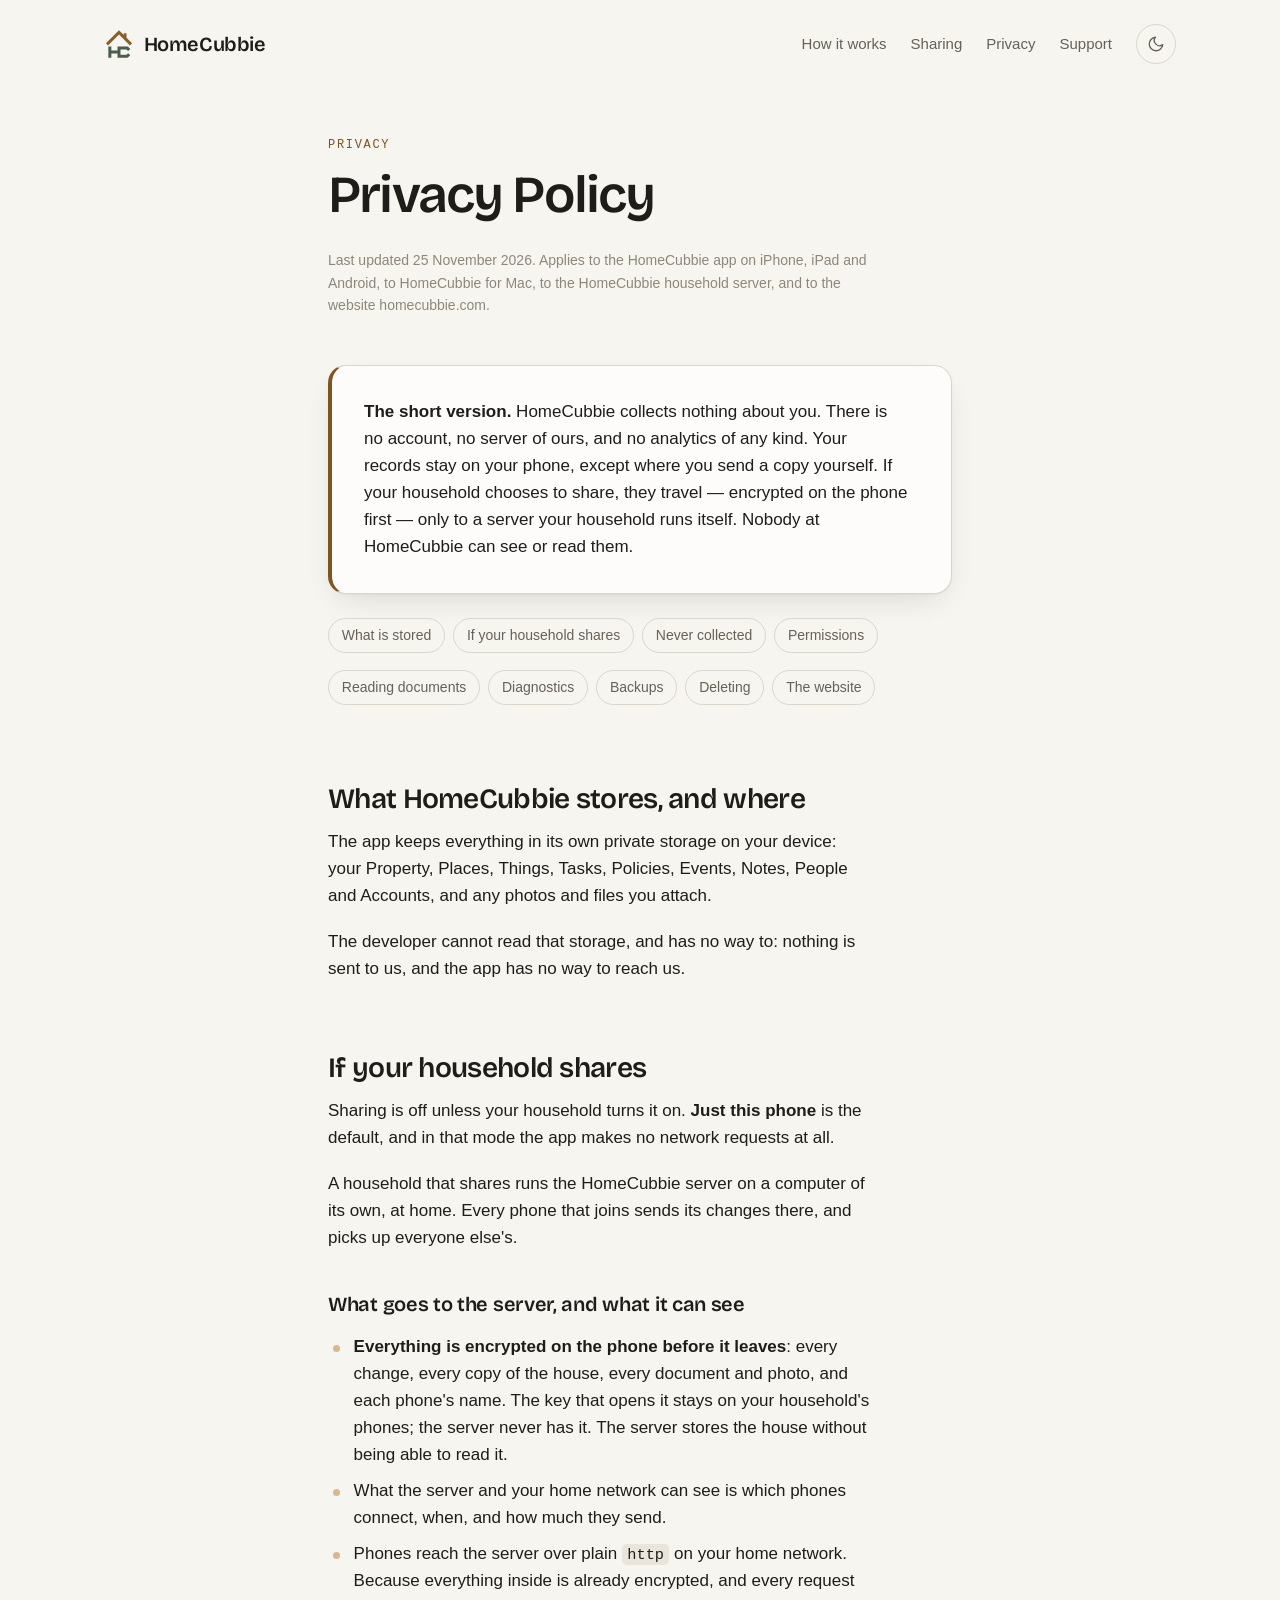
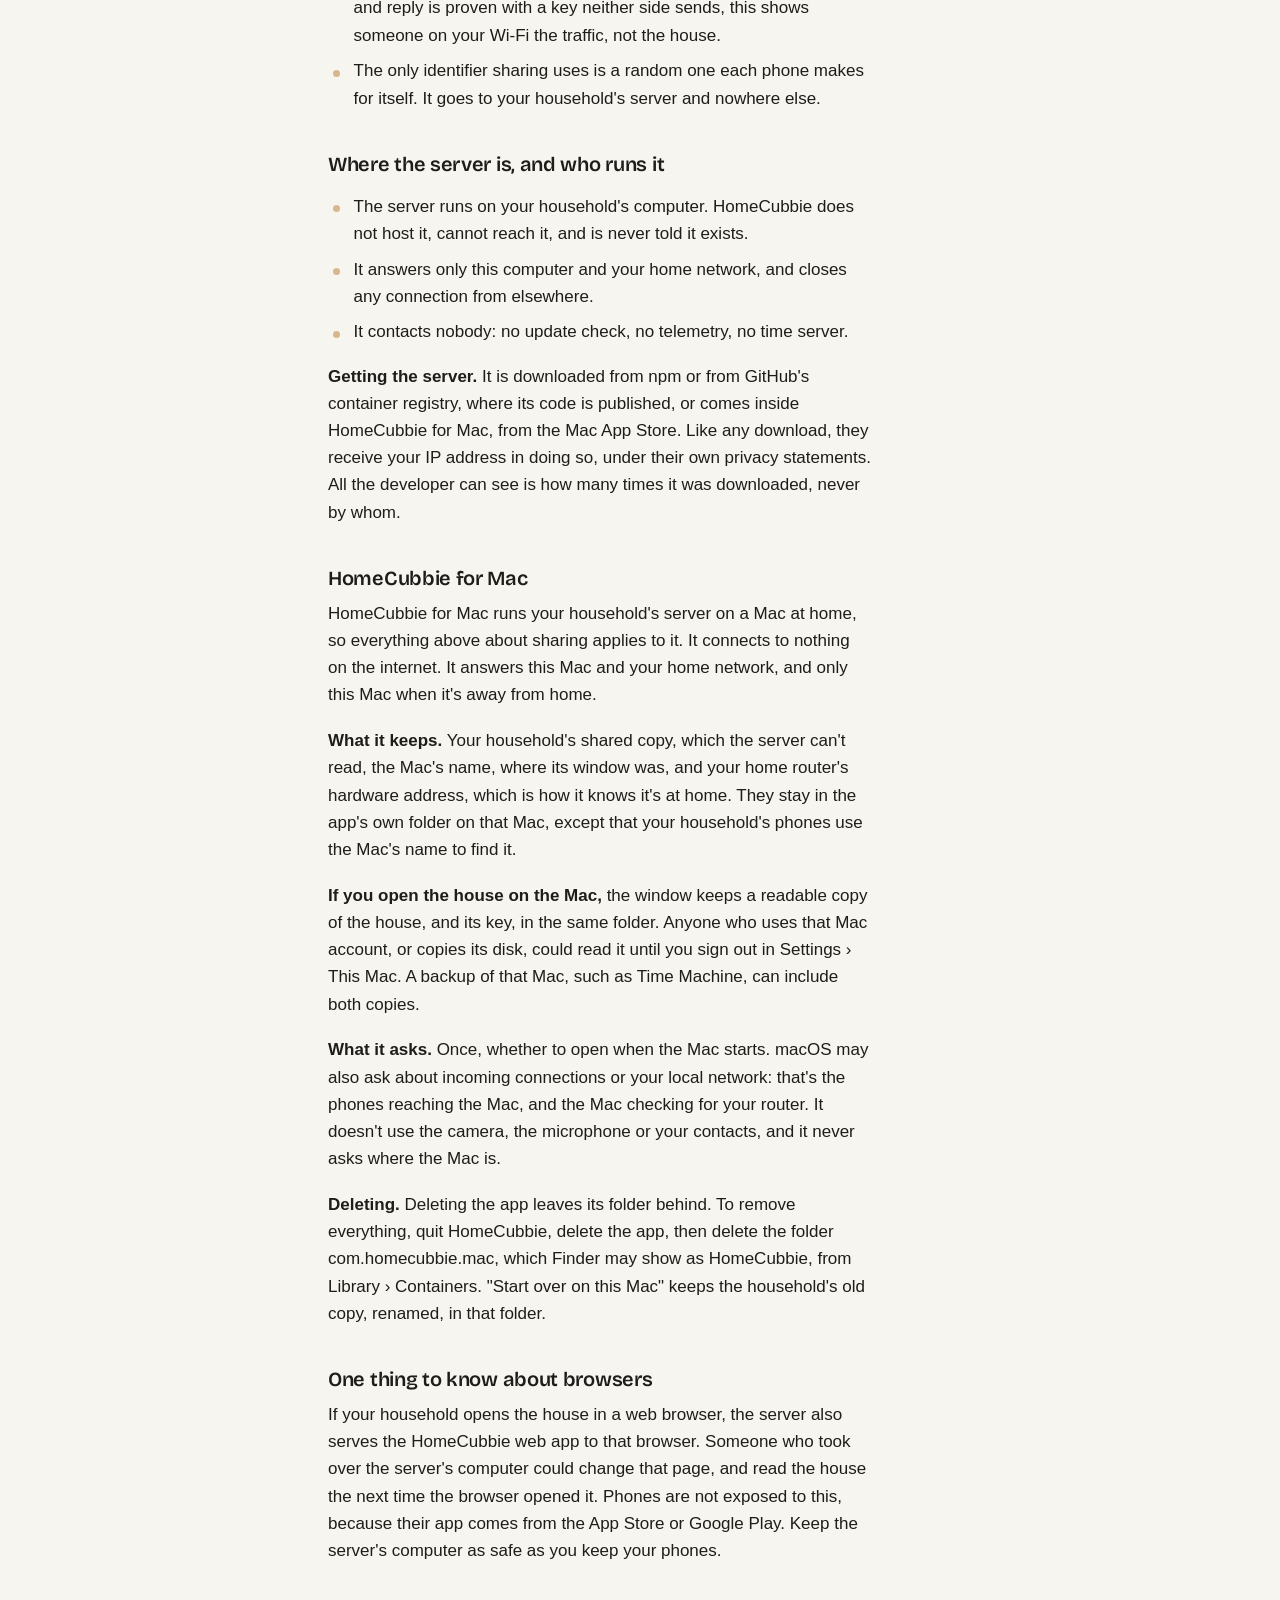
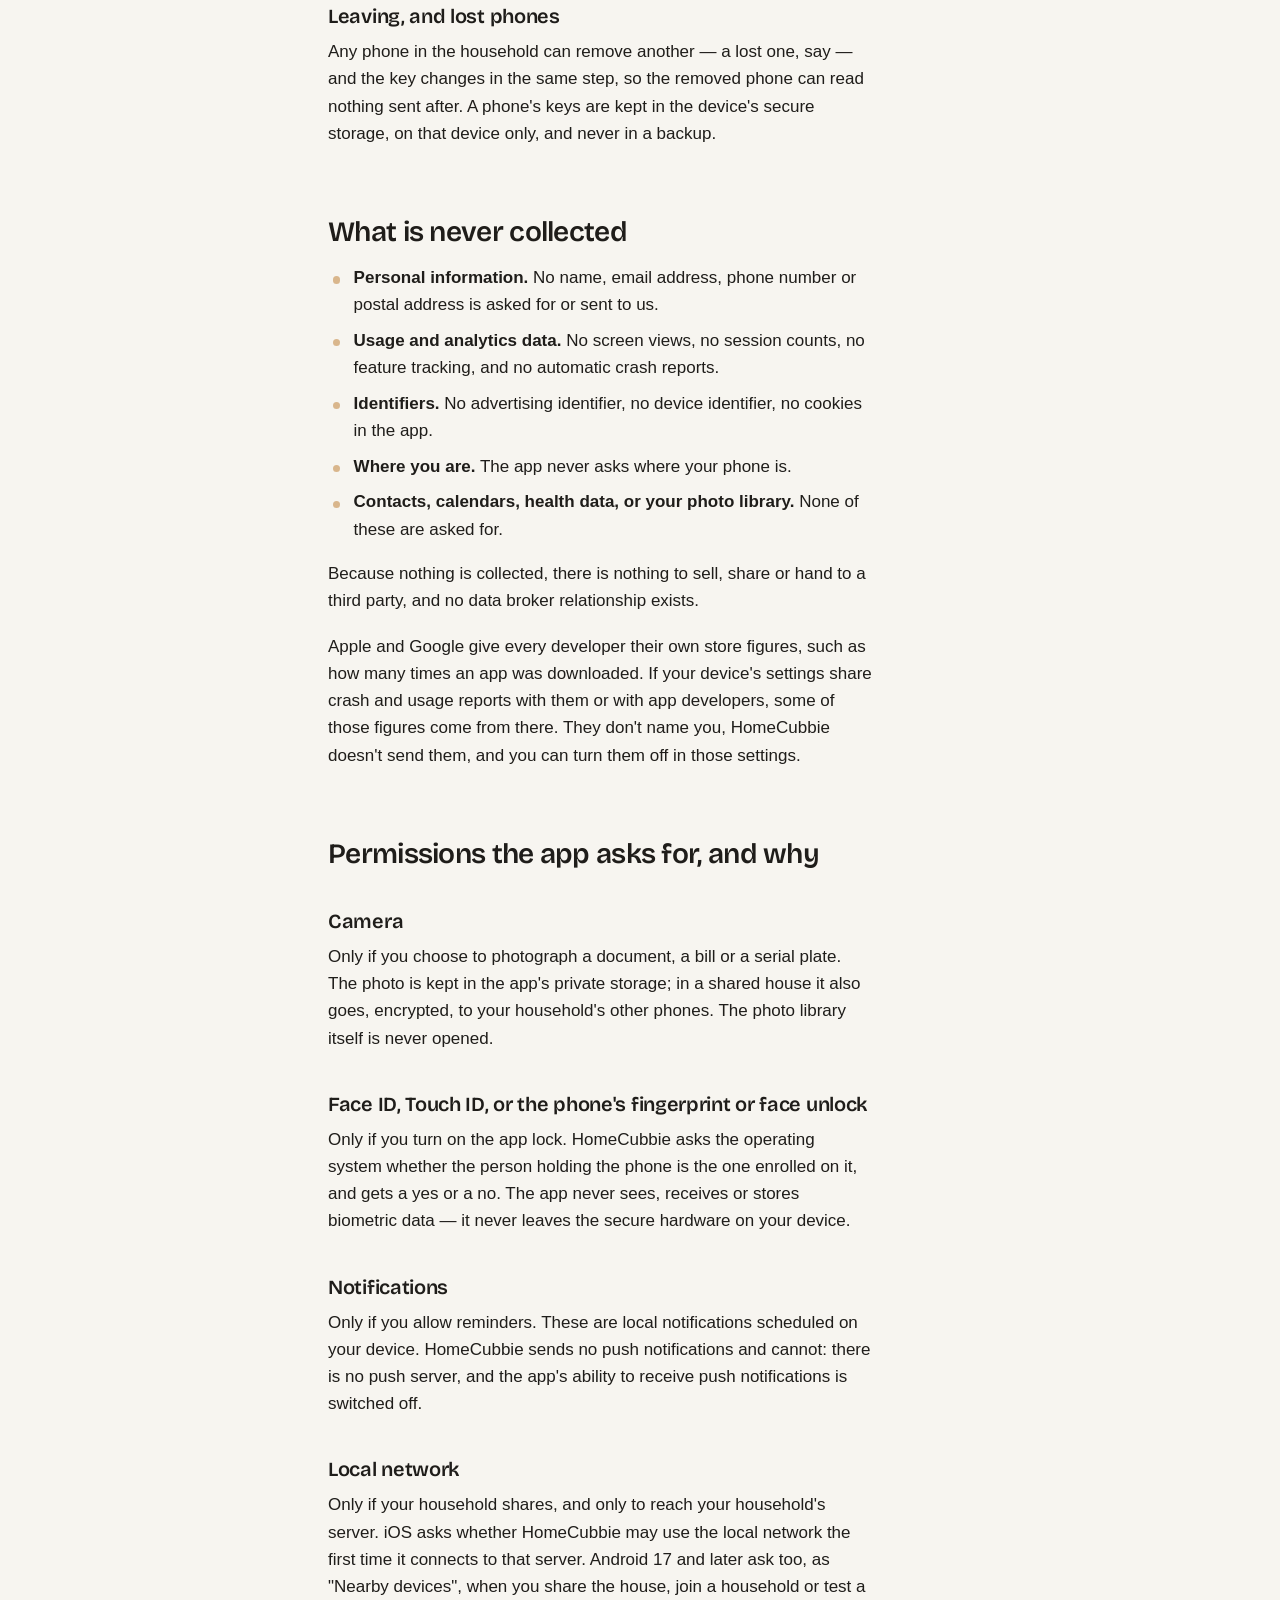
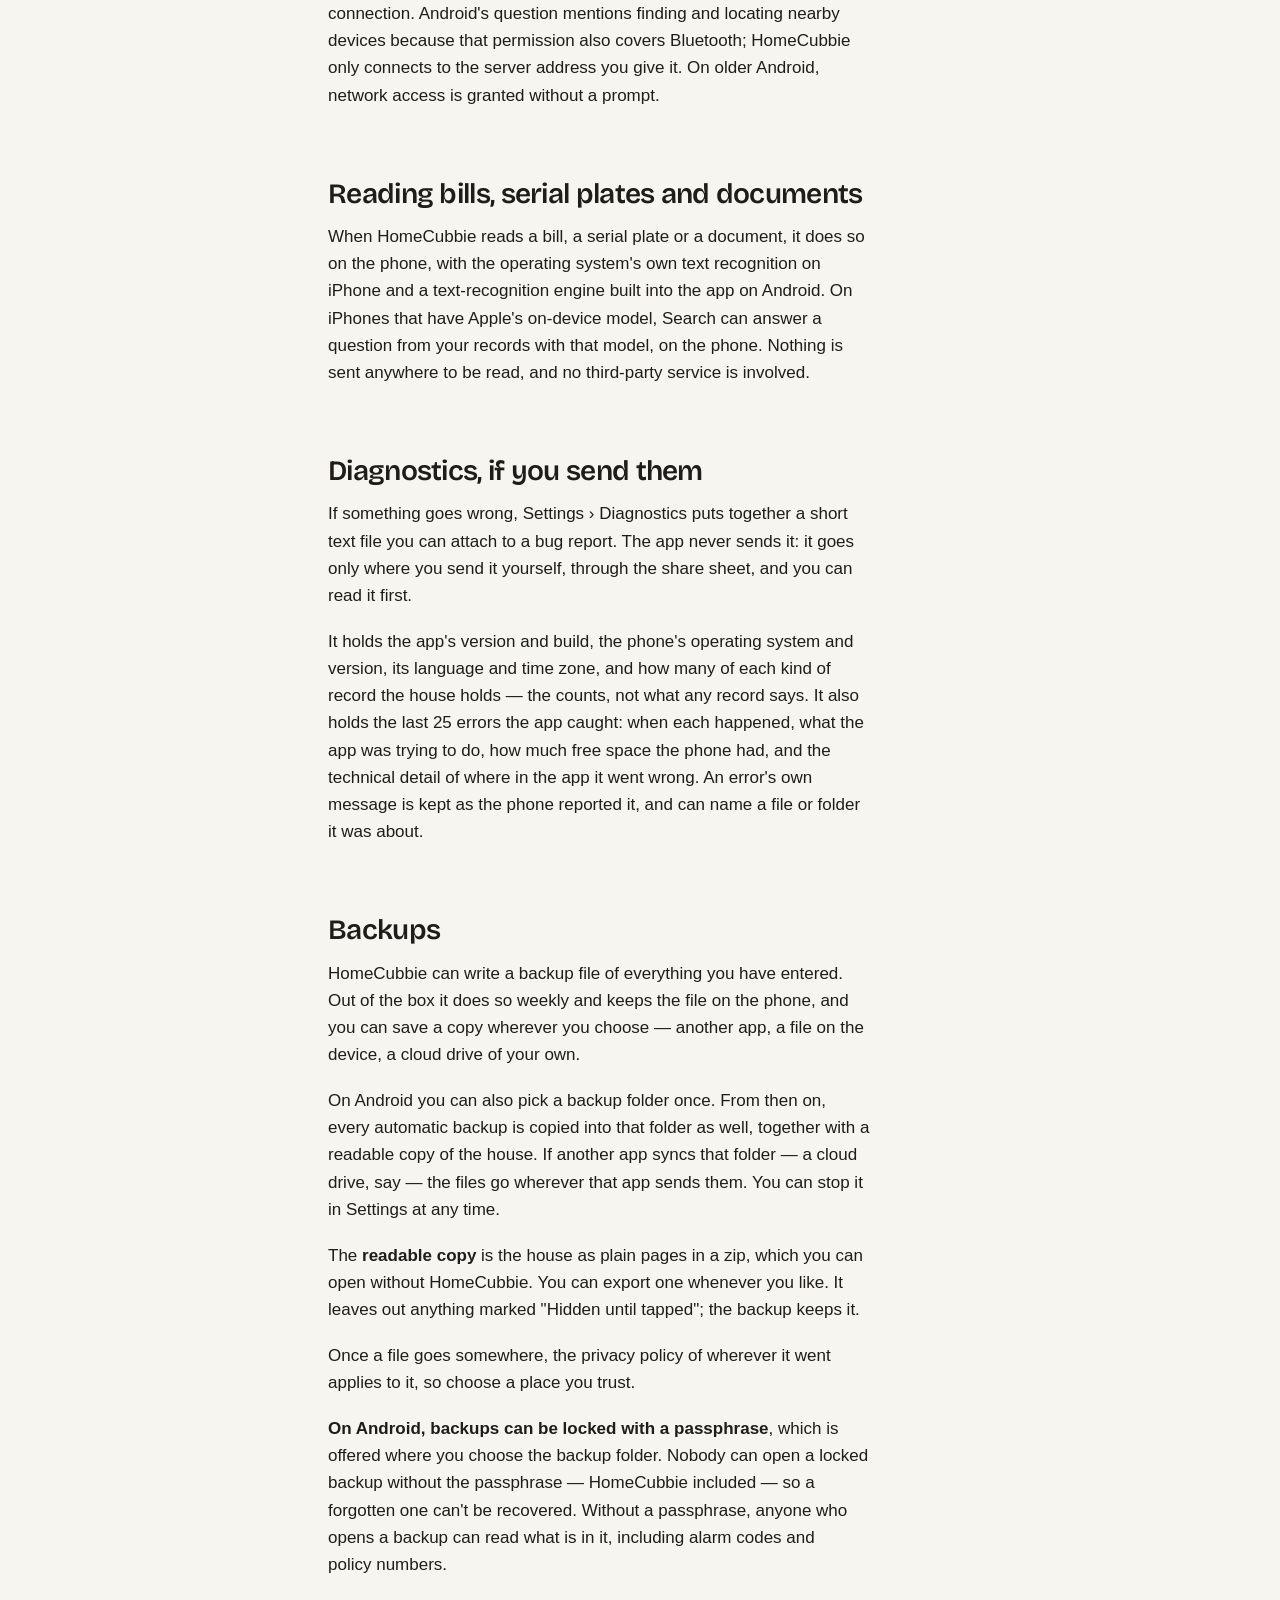
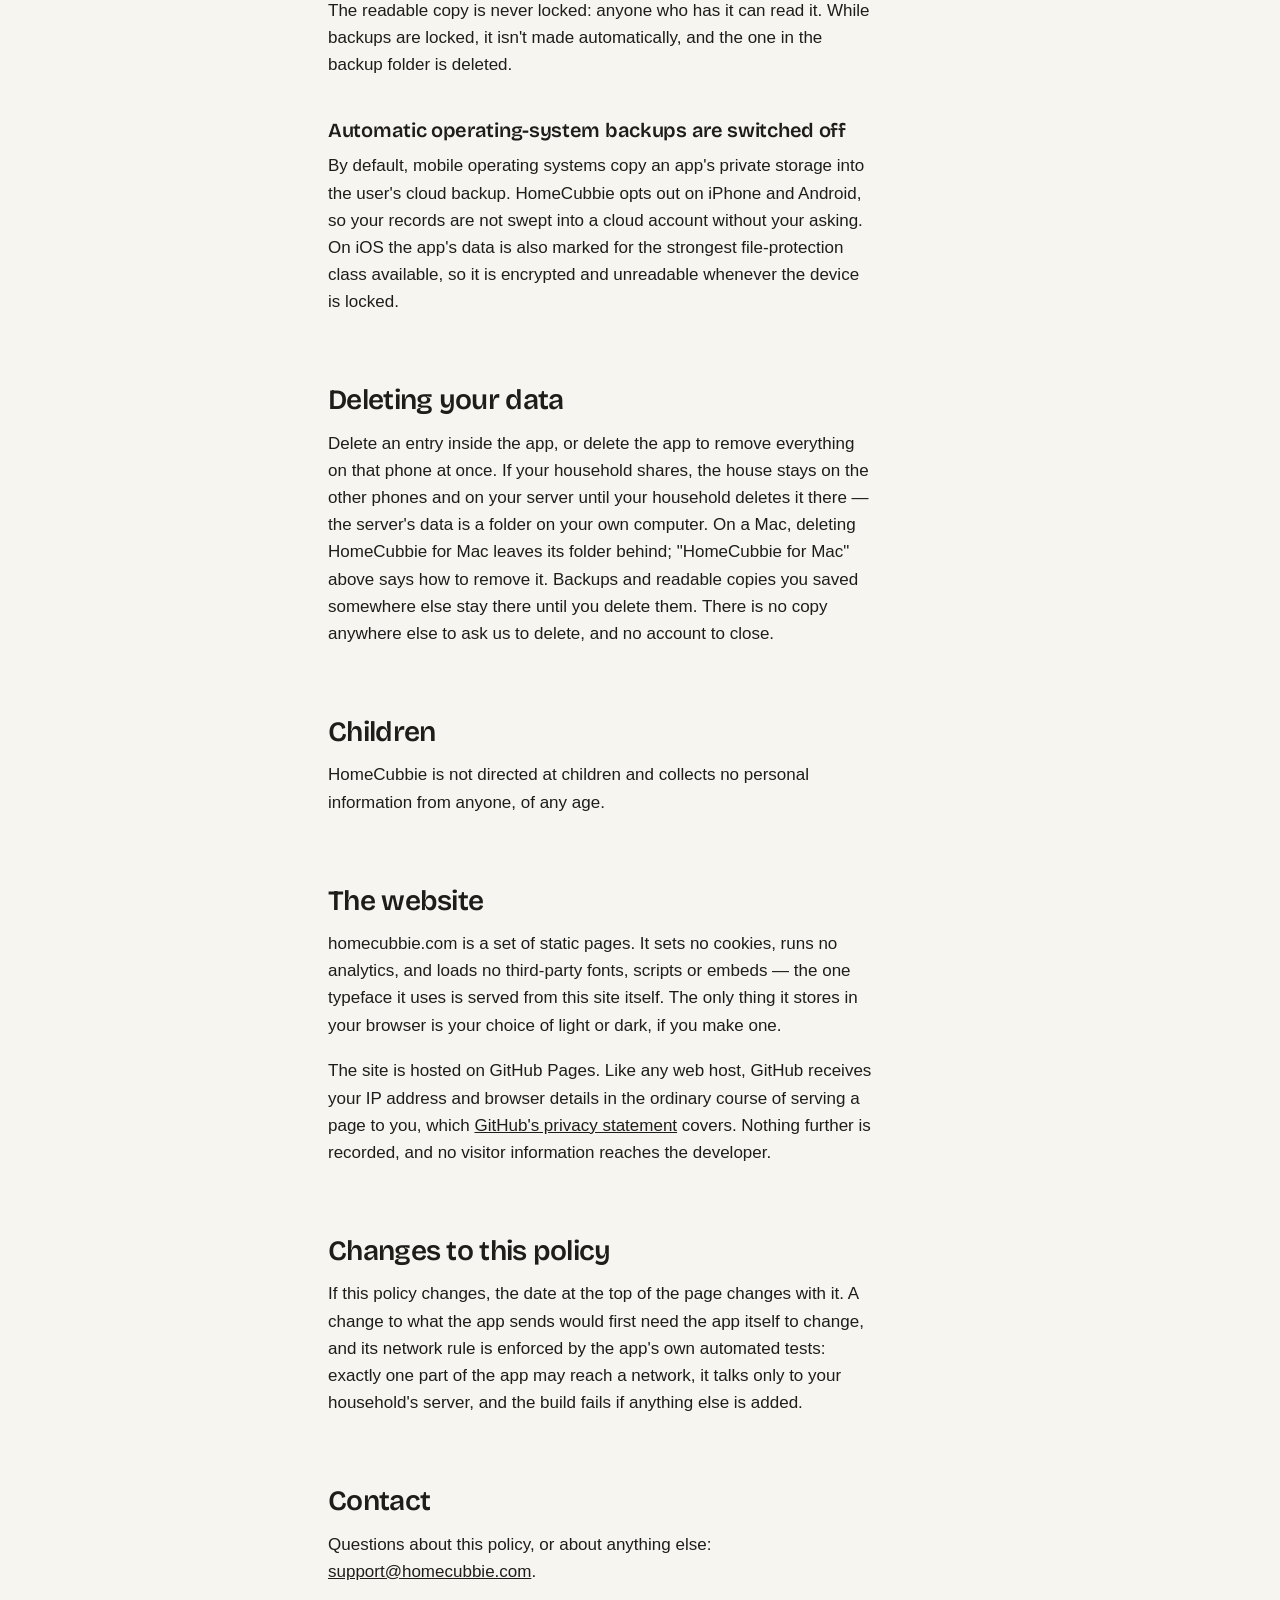
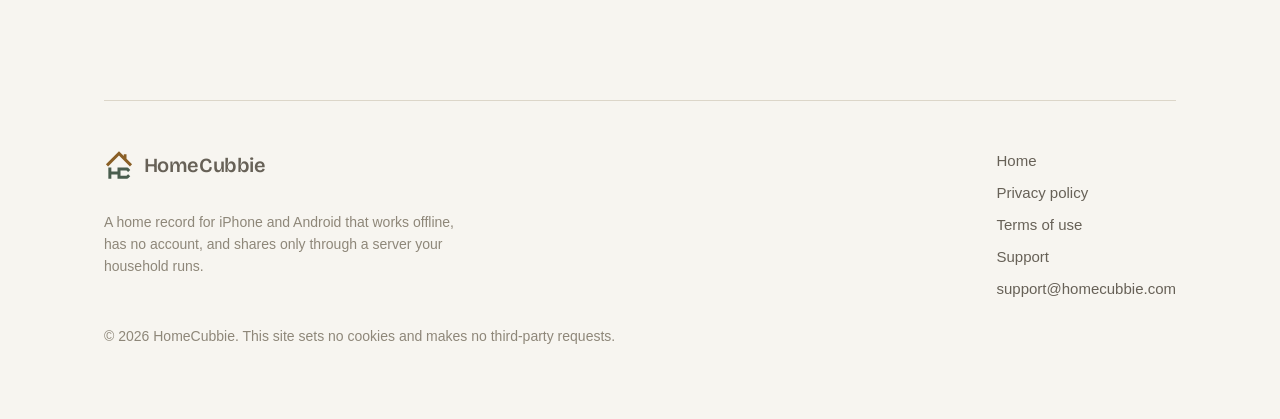
<file: privacy.html>
<!doctype html>
<html lang="en">
<head>
<meta charset="utf-8">
<meta name="viewport" content="width=device-width, initial-scale=1">
<title>Privacy Policy — HomeCubbie</title>
<meta name="description" content="HomeCubbie collects nothing about you. No account, no server of ours, no analytics. Your records stay on your phone unless you send a copy, and a household that shares sends them, encrypted, only to a server it runs itself.">
<link rel="canonical" href="https://homecubbie.com/privacy.html">
<meta property="og:image" content="https://homecubbie.com/assets/og.png">
<meta name="twitter:card" content="summary_large_image">
<meta name="theme-color" content="#4A5D4E">
<link rel="icon" href="assets/favicon.png" sizes="any">
<link rel="apple-touch-icon" href="assets/app-icon.png">
<link rel="stylesheet" href="styles.css">
<script>
/* Applies a saved theme before first paint, so a reader who chose dark never
   sees a flash of the light page. Also marks the document as script-capable,
   which is what reveals the toggle. */
(function(){var d=document.documentElement;try{var t=localStorage.getItem("hc-theme");
if(t==="dark"||t==="light")d.setAttribute("data-theme",t);}catch(e){}d.classList.add("js");})();
</script>
</head>
<body>
<a class="skip" href="#main">Skip to content</a>

<div class="shell">
  <header class="masthead">
    <a class="wordmark" href="/"><img class="mark-light" src="assets/mark.svg" alt="" width="30" height="30"><img class="mark-dark" src="assets/mark-dark.svg" alt="" width="30" height="30">HomeCubbie</a>
    <nav aria-label="Site">
      <a class="wide" href="/#how">How it works</a>
      <a class="wide" href="/#sharing">Sharing</a>
      <a href="privacy.html" aria-current="page">Privacy</a>
      <a href="support.html">Support</a>
      <button class="theme-toggle" type="button" aria-label="Switch to dark mode" aria-pressed="false">
        <svg class="moon" viewBox="0 0 24 24" fill="none" stroke="currentColor" stroke-width="1.8" stroke-linecap="round" stroke-linejoin="round" aria-hidden="true"><path d="M21 12.8A9 9 0 1 1 11.2 3a7 7 0 0 0 9.8 9.8Z"/></svg>
        <svg class="sun" viewBox="0 0 24 24" fill="none" stroke="currentColor" stroke-width="1.8" stroke-linecap="round" stroke-linejoin="round" aria-hidden="true"><circle cx="12" cy="12" r="4.2"/><path d="M12 2.2v2.1M12 19.7v2.1M4.6 4.6l1.5 1.5M17.9 17.9l1.5 1.5M2.2 12h2.1M19.7 12h2.1M4.6 19.4l1.5-1.5M17.9 6.1l1.5-1.5"/></svg>
      </button>
    </nav>
  </header>
</div>

<main id="main">
  <div class="shell doc">

    <p class="eyebrow">Privacy</p>
    <h1>Privacy Policy</h1>
    <p class="doc-meta">Last updated 25 November 2026. Applies to the HomeCubbie
    app on iPhone, iPad and Android, to HomeCubbie for Mac, to the HomeCubbie
    household server, and to the website homecubbie.com.</p>

    <section class="callout">
      <p style="margin:0"><strong>The short version.</strong> HomeCubbie collects
      nothing about you. There is no account, no server of ours, and no
      analytics of any kind. Your records stay on your phone, except where you
      send a copy yourself. If your household chooses to share, they travel — encrypted on the phone first — only to a
      server your household runs itself. Nobody at HomeCubbie can see or read
      them.</p>
    </section>

    <ul class="toc" aria-label="On this page">
      <li><a href="#stores">What is stored</a></li>
      <li><a href="#sharing">If your household shares</a></li>
      <li><a href="#never">Never collected</a></li>
      <li><a href="#permissions">Permissions</a></li>
      <li><a href="#reading">Reading documents</a></li>
      <li><a href="#diagnostics">Diagnostics</a></li>
      <li><a href="#backups">Backups</a></li>
      <li><a href="#deleting">Deleting</a></li>
      <li><a href="#website">The website</a></li>
    </ul>

    <h2 id="stores">What HomeCubbie stores, and where</h2>
    <p>The app keeps everything in its own private storage on your device: your
    Property, Places, Things, Tasks, Policies, Events, Notes, People and
    Accounts, and any photos and files you attach.</p>
    <p>The developer cannot read that storage, and has no way to: nothing is
    sent to us, and the app has no way to reach us.</p>

    <h2 id="sharing">If your household shares</h2>
    <p>Sharing is off unless your household turns it on. <strong>Just this
    phone</strong> is the default, and in that mode the app makes no network
    requests at all.</p>
    <p>A household that shares runs the HomeCubbie server on a computer of its
    own, at home. Every phone that joins sends its changes there, and picks up
    everyone else's.</p>
    <h3>What goes to the server, and what it can see</h3>
    <ul class="plain">
      <li><strong>Everything is encrypted on the phone before it leaves</strong>:
      every change, every copy of the house, every document and photo, and each
      phone's name. The key that opens it stays on your household's phones; the
      server never has it. The server stores the house without being able to read
      it.</li>
      <li>What the server and your home network can see is which phones connect,
      when, and how much they send.</li>
      <li>Phones reach the server over plain <code>http</code> on your home
      network. Because everything inside is already encrypted, and every request
      and reply is proven with a key neither side sends, this shows someone on
      your Wi-Fi the traffic, not the house.</li>
      <li>The only identifier sharing uses is a random one each phone makes for
      itself. It goes to your household's server and nowhere else.</li>
    </ul>
    <h3>Where the server is, and who runs it</h3>
    <ul class="plain">
      <li>The server runs on your household's computer. HomeCubbie does not host
      it, cannot reach it, and is never told it exists.</li>
      <li>It answers only this computer and your home network, and closes any
      connection from elsewhere.</li>
      <li>It contacts nobody: no update check, no telemetry, no time server.</li>
    </ul>
    <p><strong>Getting the server.</strong> It is downloaded from npm or from
    GitHub's container registry, where its code is published, or comes inside
    HomeCubbie for Mac, from the Mac App Store. Like any download, they receive
    your IP address in doing so, under their own privacy statements. All the
    developer can see is how many times it was downloaded, never by whom.</p>
    <h3>HomeCubbie for Mac</h3>
    <p>HomeCubbie for Mac runs your household's server on a Mac at home, so
    everything above about sharing applies to it. It connects to nothing on the
    internet. It answers this Mac and your home network, and only this Mac when
    it's away from home.</p>
    <p><strong>What it keeps.</strong> Your household's shared copy, which the
    server can't read, the Mac's name, where its window was, and your home
    router's hardware address, which is how it knows it's at home. They stay in
    the app's own folder on that Mac, except that your household's phones use
    the Mac's name to find it.</p>
    <p><strong>If you open the house on the Mac,</strong> the window keeps a
    readable copy of the house, and its key, in the same folder. Anyone who uses
    that Mac account, or copies its disk, could read it until you sign out in
    Settings › This Mac. A backup of that Mac, such as Time Machine, can include
    both copies.</p>
    <p><strong>What it asks.</strong> Once, whether to open when the Mac starts.
    macOS may also ask about incoming connections or your local network: that's
    the phones reaching the Mac, and the Mac checking for your router. It
    doesn't use the camera, the microphone or your contacts, and it never asks
    where the Mac is.</p>
    <p><strong>Deleting.</strong> Deleting the app leaves its folder behind. To
    remove everything, quit HomeCubbie, delete the app, then delete the folder
    com.homecubbie.mac, which Finder may show as HomeCubbie, from Library ›
    Containers. "Start over on this Mac" keeps
    the household's old copy, renamed, in that folder.</p>
    <h3>One thing to know about browsers</h3>
    <p>If your household opens the house in a web browser, the server also
    serves the HomeCubbie web app to that browser. Someone who took over the
    server's computer could change that page, and read the house the next time
    the browser opened it. Phones are not exposed to this, because their app
    comes from the App Store or Google Play. Keep the server's computer as safe
    as you keep your phones.</p>
    <h3>Leaving, and lost phones</h3>
    <p>Any phone in the household can remove another — a lost one, say — and the
    key changes in the same step, so the removed phone can read nothing sent
    after. A phone's keys are kept in the device's secure storage, on that
    device only, and never in a backup.</p>

    <h2 id="never">What is never collected</h2>
    <ul class="plain">
      <li><strong>Personal information.</strong> No name, email address, phone
      number or postal address is asked for or sent to us.</li>
      <li><strong>Usage and analytics data.</strong> No screen views, no session
      counts, no feature tracking, and no automatic crash reports.</li>
      <li><strong>Identifiers.</strong> No advertising identifier, no device
      identifier, no cookies in the app.</li>
      <li><strong>Where you are.</strong> The app never asks where your phone is.</li>
      <li><strong>Contacts, calendars, health data, or your photo library.</strong>
      None of these are asked for.</li>
    </ul>
    <p>Because nothing is collected, there is nothing to sell, share or hand to
    a third party, and no data broker relationship exists.</p>
    <p>Apple and Google give every developer their own store figures, such as
    how many times an app was downloaded. If your device's settings share crash
    and usage reports with them or with app developers, some of those figures
    come from there. They don't name you, HomeCubbie doesn't send them, and you
    can turn them off in those settings.</p>

    <h2 id="permissions">Permissions the app asks for, and why</h2>

    <h3>Camera</h3>
    <p>Only if you choose to photograph a document, a bill or a serial plate.
    The photo is kept in the app's private storage; in a shared house it also
    goes, encrypted, to your household's other phones. The photo library itself
    is never opened.</p>

    <h3>Face ID, Touch ID, or the phone's fingerprint or face unlock</h3>
    <p>Only if you turn on the app lock. HomeCubbie asks the operating system
    whether the person holding the phone is the one enrolled on it, and gets a
    yes or a no. The app never sees, receives or stores biometric data — it
    never leaves the secure hardware on your device.</p>

    <h3>Notifications</h3>
    <p>Only if you allow reminders. These are local notifications scheduled on
    your device. HomeCubbie sends no push notifications and cannot: there is no
    push server, and the app's ability to receive push notifications is
    switched off.</p>

    <h3>Local network</h3>
    <p>Only if your household shares, and only to reach your household's server.
    iOS asks whether HomeCubbie may use the local network the first time it
    connects to that server. Android 17 and later ask too, as "Nearby devices",
    when you share the house, join a household or test a connection. Android's
    question mentions finding and locating nearby devices because that
    permission also covers Bluetooth; HomeCubbie only connects to the server
    address you give it. On older Android, network access is granted without a
    prompt.</p>

    <h2 id="reading">Reading bills, serial plates and documents</h2>
    <p>When HomeCubbie reads a bill, a serial plate or a document, it does so on
    the phone, with the operating system's own text recognition on iPhone and a
    text-recognition engine built into the app on Android. On iPhones that have
    Apple's on-device model, Search can answer a question from your records
    with that model, on the phone. Nothing is sent anywhere to be read, and no
    third-party service is involved.</p>

    <h2 id="diagnostics">Diagnostics, if you send them</h2>
    <p>If something goes wrong, Settings › Diagnostics puts together a short
    text file you can attach to a bug report. The app never sends it: it goes
    only where you send it yourself, through the share sheet, and you can read
    it first.</p>
    <p>It holds the app's version and build, the phone's operating system and
    version, its language and time zone, and how many of each kind of record
    the house holds — the counts, not what any record says. It also holds the
    last 25 errors the app caught: when each happened, what the app was trying
    to do, how much free space the phone had, and the technical detail of where
    in the app it went wrong. An error's own message is kept as the phone
    reported it, and can name a file or folder it was about.</p>

    <h2 id="backups">Backups</h2>
    <p>HomeCubbie can write a backup file of everything you have entered. Out of
    the box it does so weekly and keeps the file on the phone, and you can save
    a copy wherever you choose — another app, a file on the device, a cloud
    drive of your own.</p>
    <p>On Android you can also pick a backup folder once. From then on, every
    automatic backup is copied into that folder as well, together with a
    readable copy of the house. If another app syncs that folder — a cloud
    drive, say — the files go wherever that app sends them. You can stop it in
    Settings at any time.</p>
    <p>The <strong>readable copy</strong> is the house as plain pages in a zip,
    which you can open without HomeCubbie. You can export one whenever you like.
    It leaves out anything marked "Hidden until tapped"; the backup keeps it.</p>
    <p>Once a file goes somewhere, the privacy policy of wherever it went applies
    to it, so choose a place you trust.</p>
    <p><strong>On Android, backups can be locked with a passphrase</strong>,
    which is offered where you choose the backup folder. Nobody can open a
    locked backup without the passphrase — HomeCubbie included — so a forgotten
    one can't be recovered. Without a passphrase, anyone who opens a backup can
    read what is in it, including alarm codes and policy numbers.</p>
    <p>The readable copy is never locked: anyone who has it can read it. While
    backups are locked, it isn't made automatically, and the one in the backup
    folder is deleted.</p>

    <h3>Automatic operating-system backups are switched off</h3>
    <p>By default, mobile operating systems copy an app's private storage into
    the user's cloud backup. HomeCubbie opts out on iPhone and Android, so your
    records are not swept into a cloud account without your asking. On iOS the
    app's data is also marked for the strongest file-protection class
    available, so it is encrypted and unreadable whenever the device is
    locked.</p>

    <h2 id="deleting">Deleting your data</h2>
    <p>Delete an entry inside the app, or delete the app to remove everything on
    that phone at once. If your household shares, the house stays on the other
    phones and on your server until your household deletes it there — the
    server's data is a folder on your own computer. On a Mac, deleting
    HomeCubbie for Mac leaves its folder behind; "HomeCubbie for Mac" above says
    how to remove it. Backups and readable copies
    you saved somewhere else stay there until you delete them. There is no copy
    anywhere else to ask us to delete, and no account to close.</p>

    <h2>Children</h2>
    <p>HomeCubbie is not directed at children and collects no personal
    information from anyone, of any age.</p>

    <h2 id="website">The website</h2>
    <p>homecubbie.com is a set of static pages. It sets no cookies, runs no
    analytics, and loads no third-party fonts, scripts or embeds — the one
    typeface it uses is served from this site itself. The only thing it stores
    in your browser is your choice of light or dark, if you make one.</p>
    <p>The site is hosted on GitHub Pages. Like any web host, GitHub receives
    your IP address and browser details in the ordinary course of serving a
    page to you, which
    <a href="https://docs.github.com/en/site-policy/privacy-policies/github-privacy-statement">GitHub's privacy statement</a>
    covers. Nothing further is recorded, and no visitor information reaches the
    developer.</p>

    <h2>Changes to this policy</h2>
    <p>If this policy changes, the date at the top of the page changes with it.
    A change to what the app sends would first need the app itself to change,
    and its network rule is enforced by the app's own automated tests: exactly
    one part of the app may reach a network, it talks only to your household's
    server, and the build fails if anything else is added.</p>

    <h2>Contact</h2>
    <p>Questions about this policy, or about anything else:
    <a href="mailto:support@homecubbie.com">support@homecubbie.com</a>.</p>

  </div>
</main>

<div class="shell">
  <footer>
    <div class="foot-grid">
      <div>
        <a class="wordmark" href="/"><img class="mark-light" src="assets/mark.svg" alt="" width="30" height="30"><img class="mark-dark" src="assets/mark-dark.svg" alt="" width="30" height="30">HomeCubbie</a>
        <p class="note">A home record for iPhone and Android that works offline,
        has no account, and shares only through a server your household runs.</p>
      </div>
      <nav aria-label="Footer">
        <a href="/">Home</a>
        <a href="privacy.html">Privacy policy</a>
        <a href="terms.html">Terms of use</a>
        <a href="support.html">Support</a>
        <a href="mailto:support@homecubbie.com">support@homecubbie.com</a>
      </nav>
    </div>
    <p class="note">© 2026 HomeCubbie. This site sets no cookies and makes no
    third-party requests.</p>
  </footer>
</div>

<script>
/* The toggle. Two states, remembered per browser; with no stored choice the
   page follows the operating system, which is why the icon is recomputed when
   the system preference changes underneath us. */
(function(){
  var d=document.documentElement, b=document.querySelector(".theme-toggle");
  if(!b)return;
  var mq=matchMedia("(prefers-color-scheme: dark)");
  function effective(){return d.getAttribute("data-theme")||(mq.matches?"dark":"light");}
  function sync(){var e=effective();b.setAttribute("aria-pressed",e==="dark");
    b.setAttribute("aria-label",e==="dark"?"Switch to light mode":"Switch to dark mode");}
  b.addEventListener("click",function(){var n=effective()==="dark"?"light":"dark";
    d.setAttribute("data-theme",n);try{localStorage.setItem("hc-theme",n);}catch(e){}sync();});
  mq.addEventListener("change",sync);
  sync();
})();
</script>
</body>
</html>
</file>
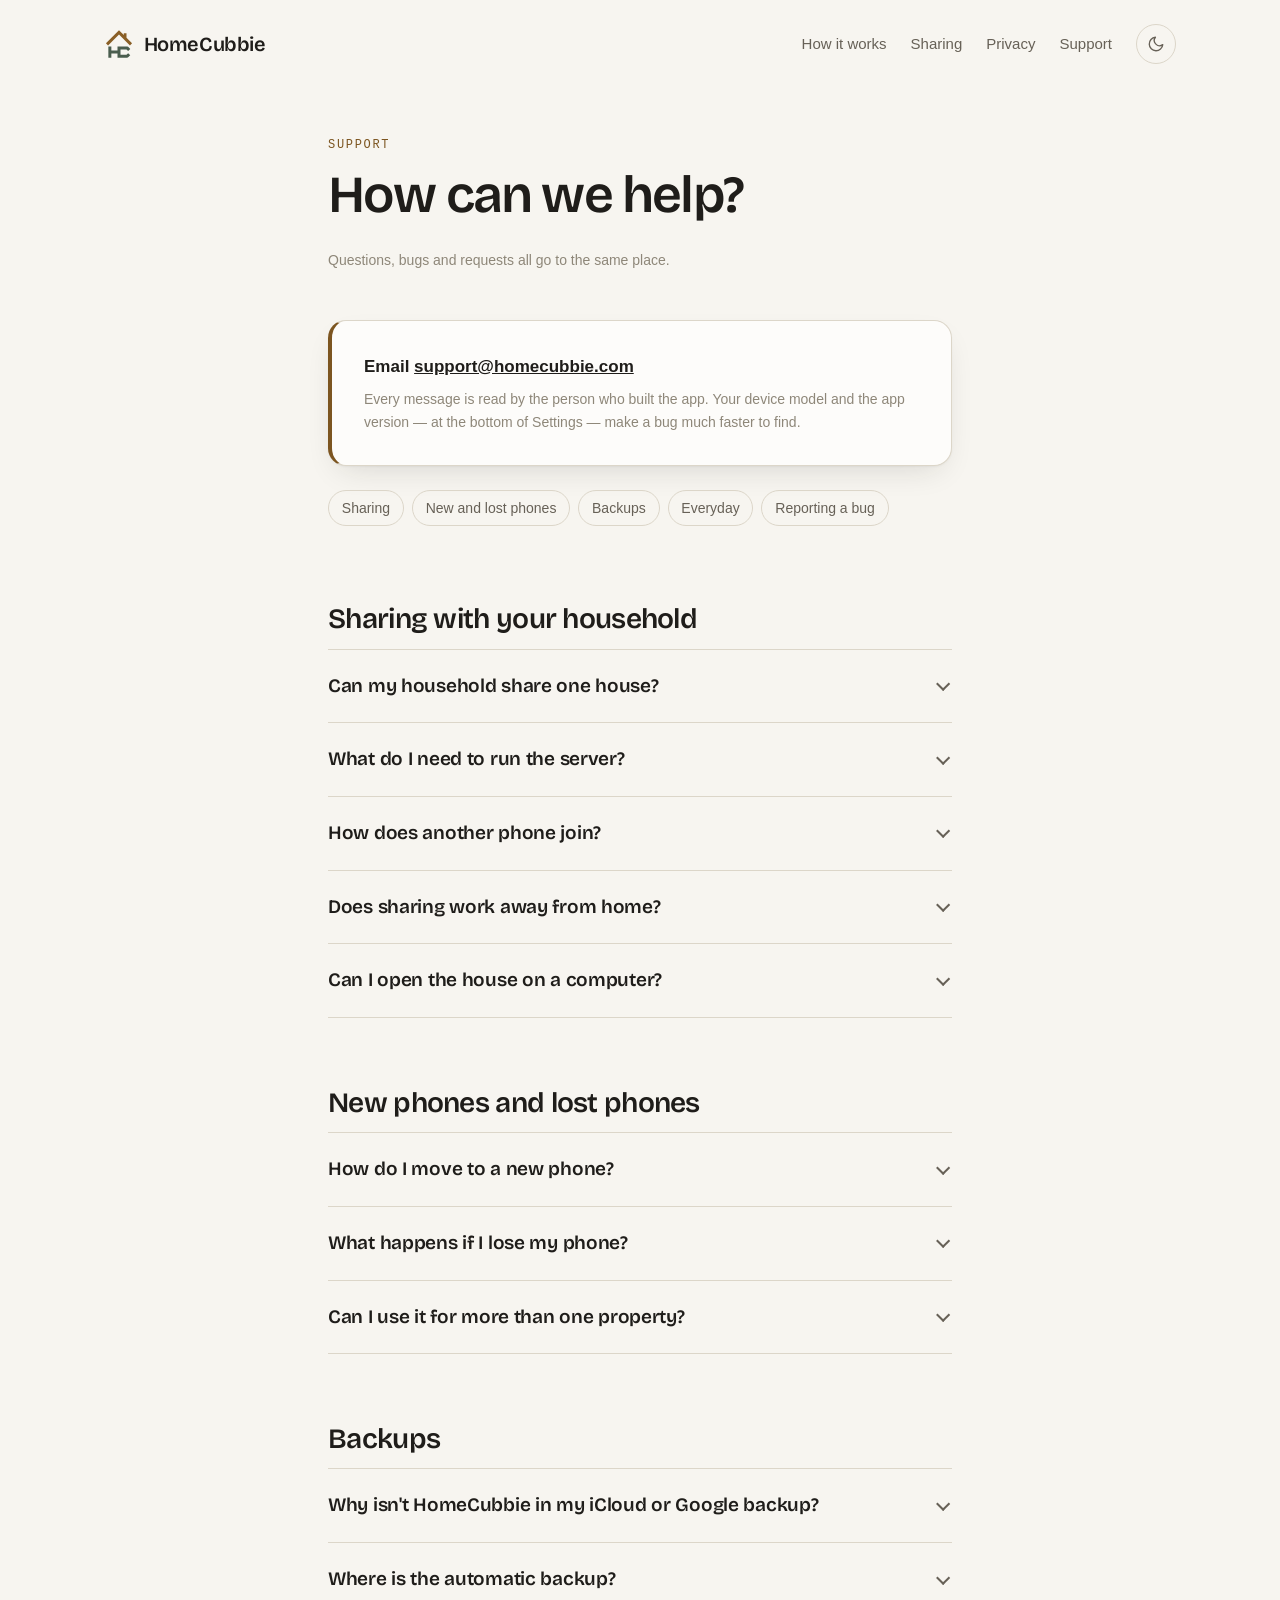
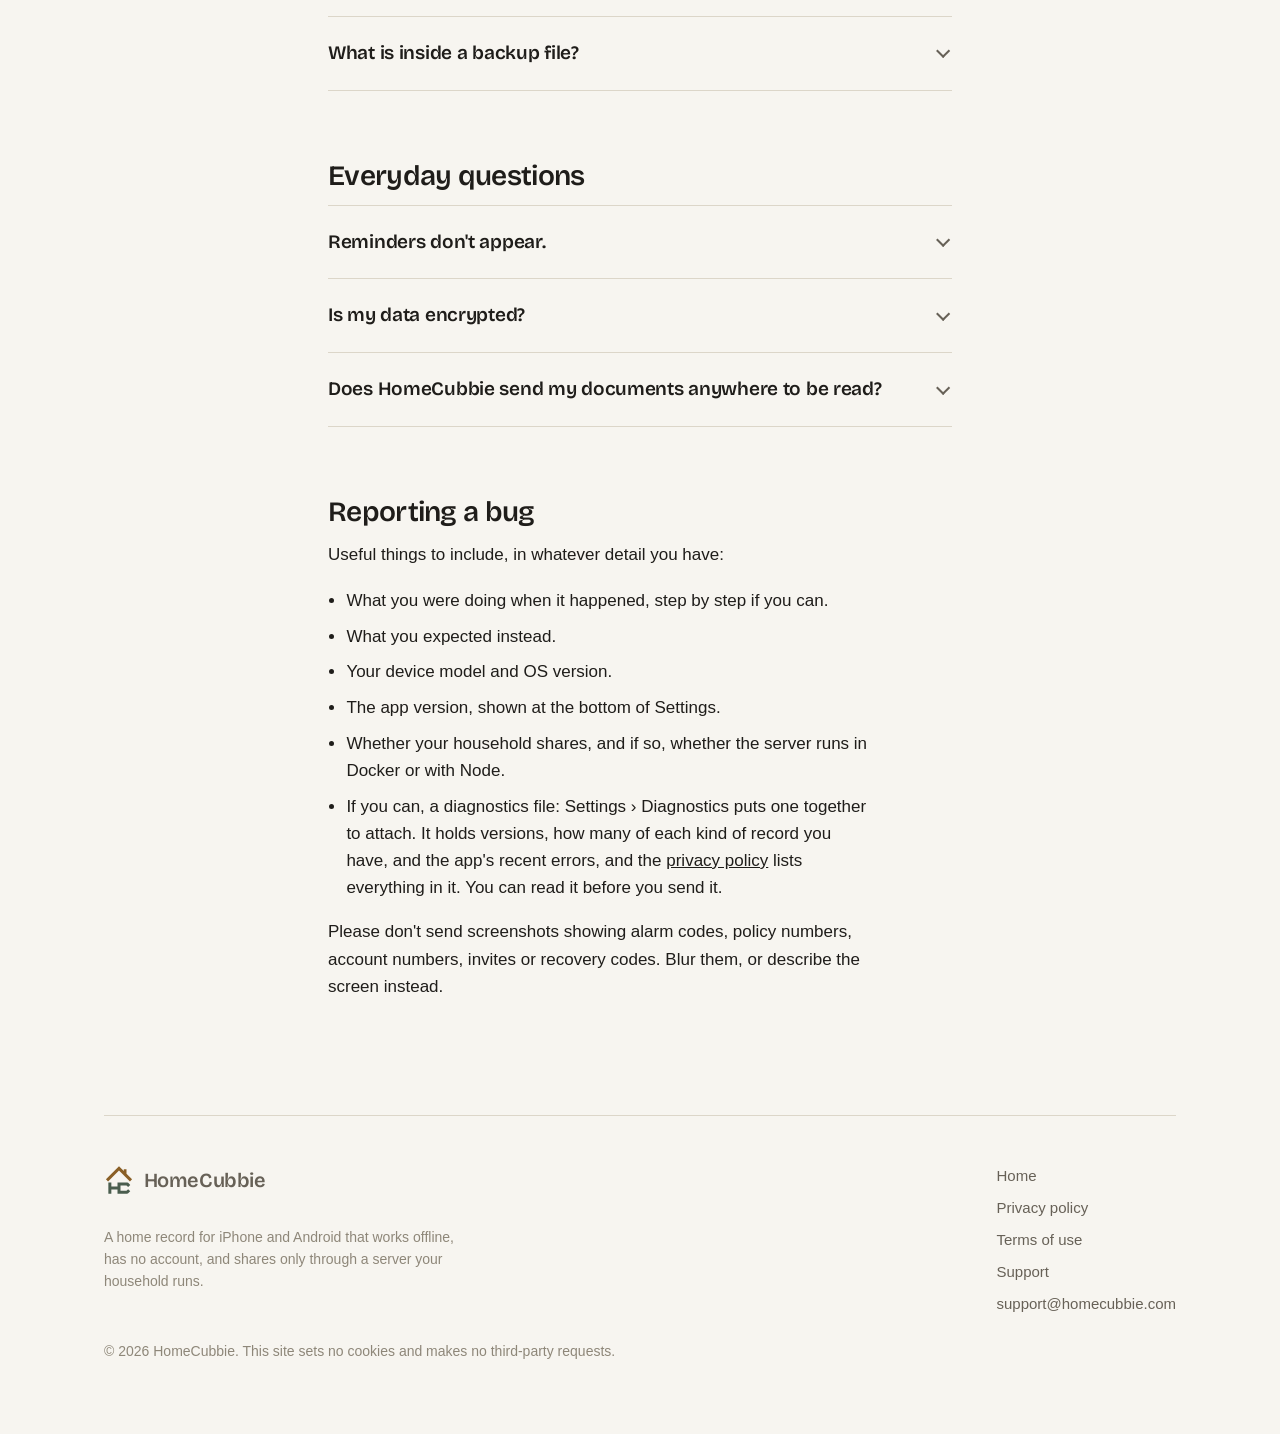
<file: support.html>
<!doctype html>
<html lang="en">
<head>
<meta charset="utf-8">
<meta name="viewport" content="width=device-width, initial-scale=1">
<title>Support — HomeCubbie</title>
<meta name="description" content="Help with HomeCubbie: sharing a house with your household, moving to a new phone, backups, and how to get in touch.">
<link rel="canonical" href="https://homecubbie.com/support.html">
<meta property="og:image" content="https://homecubbie.com/assets/og.png">
<meta name="twitter:card" content="summary_large_image">
<meta name="theme-color" content="#4A5D4E">
<link rel="icon" href="assets/favicon.png" sizes="any">
<link rel="apple-touch-icon" href="assets/app-icon.png">
<link rel="stylesheet" href="styles.css">
<script>
/* Applies a saved theme before first paint, so a reader who chose dark never
   sees a flash of the light page. Also marks the document as script-capable,
   which is what reveals the toggle. */
(function(){var d=document.documentElement;try{var t=localStorage.getItem("hc-theme");
if(t==="dark"||t==="light")d.setAttribute("data-theme",t);}catch(e){}d.classList.add("js");})();
</script>
</head>
<body>
<a class="skip" href="#main">Skip to content</a>

<div class="shell">
  <header class="masthead">
    <a class="wordmark" href="/"><img class="mark-light" src="assets/mark.svg" alt="" width="30" height="30"><img class="mark-dark" src="assets/mark-dark.svg" alt="" width="30" height="30">HomeCubbie</a>
    <nav aria-label="Site">
      <a class="wide" href="/#how">How it works</a>
      <a class="wide" href="/#sharing">Sharing</a>
      <a href="privacy.html">Privacy</a>
      <a href="support.html" aria-current="page">Support</a>
      <button class="theme-toggle" type="button" aria-label="Switch to dark mode" aria-pressed="false">
        <svg class="moon" viewBox="0 0 24 24" fill="none" stroke="currentColor" stroke-width="1.8" stroke-linecap="round" stroke-linejoin="round" aria-hidden="true"><path d="M21 12.8A9 9 0 1 1 11.2 3a7 7 0 0 0 9.8 9.8Z"/></svg>
        <svg class="sun" viewBox="0 0 24 24" fill="none" stroke="currentColor" stroke-width="1.8" stroke-linecap="round" stroke-linejoin="round" aria-hidden="true"><circle cx="12" cy="12" r="4.2"/><path d="M12 2.2v2.1M12 19.7v2.1M4.6 4.6l1.5 1.5M17.9 17.9l1.5 1.5M2.2 12h2.1M19.7 12h2.1M4.6 19.4l1.5-1.5M17.9 6.1l1.5-1.5"/></svg>
      </button>
    </nav>
  </header>
</div>

<main id="main">
  <div class="shell doc">

    <p class="eyebrow">Support</p>
    <h1>How can we help?</h1>
    <p class="doc-meta">Questions, bugs and requests all go to the same place.</p>

    <section class="callout">
      <p style="margin:0 0 0.5em"><strong>Email
      <a href="mailto:support@homecubbie.com">support@homecubbie.com</a></strong></p>
      <p class="note" style="margin:0">Every message is read by the person who
      built the app. Your device model and the app version — at the bottom of
      Settings — make a bug much faster to find.</p>
    </section>

    <ul class="toc" aria-label="On this page">
      <li><a href="#sharing">Sharing</a></li>
      <li><a href="#phones">New and lost phones</a></li>
      <li><a href="#backups">Backups</a></li>
      <li><a href="#everyday">Everyday</a></li>
      <li><a href="#bugs">Reporting a bug</a></li>
    </ul>

    <h2 id="sharing">Sharing with your household</h2>
    <div class="faq">
      <details>
        <summary>Can my household share one house?</summary>
        <div><p>Yes. Your household runs the HomeCubbie server on a computer at
        home, and every phone joins it — iPhones and Android phones alike. Each
        phone keeps its own copy of the house and works offline; changes travel
        through the server when the phone is on your home Wi-Fi.</p>
        <p>Everything is encrypted on the phone before it travels, under a key the
        server never has. HomeCubbie runs no server and is never told yours
        exists.</p></div>
      </details>
      <details>
        <summary>What do I need to run the server?</summary>
        <div><p>A computer that stays on at home — a Mac or PC, a NAS, a Raspberry
        Pi — with Node 22.18 or later, or Docker. The server needs nothing else
        installed and never contacts anyone.</p>
        <p>Start in the app: <strong>Settings › Sharing</strong> has a setup guide
        that gives you the command to run, connects this phone to the server, and
        tests the connection.</p></div>
      </details>
      <details>
        <summary>How does another phone join?</summary>
        <div><p>From a phone that is already in, make an invite in Settings ›
        Sharing and type it into the new phone. An invite works once, for ten
        minutes. There is no password.</p>
        <p><strong>Nobody from HomeCubbie will ever ask you for an invite or a
        recovery code.</strong> Anyone who does is not us.</p></div>
      </details>
      <details>
        <summary>Does sharing work away from home?</summary>
        <div><p>Each phone works anywhere from its own copy. In this version the
        server answers only your home network, so changes are exchanged when a
        phone is back on your Wi-Fi. A document another phone added comes down
        the first time you open it at home, or straight away if the phone is set
        to download everything.</p></div>
      </details>
      <details>
        <summary>Can I open the house on a computer?</summary>
        <div><p>Yes, if your household runs the server: it also serves HomeCubbie
        to a web browser, and a browser joins with an invite like a phone does.
        On a computer other than the server's own, the browser needs HTTPS, which
        the setup guide explains.</p></div>
      </details>
    </div>

    <h2 id="phones">New phones and lost phones</h2>
    <div class="faq">
      <details>
        <summary>How do I move to a new phone?</summary>
        <div><p><strong>If your household shares:</strong> join from the new phone
        with an invite, then remove the old phone in Settings › Sharing.</p>
        <p><strong>If it's just one phone:</strong> save a backup from Settings on
        the old phone, get the file to the new one however you like, install
        HomeCubbie there, and restore from it. The backup holds everything you
        have entered, files included.</p></div>
      </details>
      <details>
        <summary>What happens if I lose my phone?</summary>
        <div><p><strong>If your household shares</strong>, the house is still on
        the other phones and the server. Remove the lost phone from another one,
        and the household's key changes in the same step. If no phone in the
        household is left, a recovery code made in advance lets a new phone
        in.</p>
        <p><strong>If it's just one phone</strong>, restore the backup you saved
        off it. Without one, the records are gone: HomeCubbie's weekly backup
        lives on the phone itself — unless, on Android, you picked a backup
        folder for it — and there is no copy on any server of ours, because there
        is none. Save a copy somewhere else now and then.</p></div>
      </details>
      <details>
        <summary>Can I use it for more than one property?</summary>
        <div><p>HomeCubbie keeps one Property per install — one house, all of it,
        on every phone that shares it.</p></div>
      </details>
    </div>

    <h2 id="backups">Backups</h2>
    <div class="faq">
      <details>
        <summary>Why isn't HomeCubbie in my iCloud or Google backup?</summary>
        <div><p>On purpose. Automatic operating-system backups would copy alarm
        codes, policy numbers and account numbers into a cloud account, without
        anyone deciding to. HomeCubbie opts out on both platforms, and makes its
        own backup instead.</p></div>
      </details>
      <details>
        <summary>Where is the automatic backup?</summary>
        <div><p>Out of the box, HomeCubbie writes a backup once a week and keeps
        the latest ones on the phone. On Android you can pick a folder once, in
        Settings › Backup, and every automatic backup is copied there as well.
        Settings can also save a copy anywhere you choose, and restore from any
        backup file.</p></div>
      </details>
      <details>
        <summary>What is inside a backup file?</summary>
        <div><p>A <code>.zip</code>: a short manifest, one text file per kind of
        record with one record on each line, and your documents beside them. Any
        computer can open it, and so can anyone who has it. On Android you can
        lock backups with a passphrase in Settings › Backup, where you choose
        their folder: a locked backup ends in <code>.locked</code>, and only
        HomeCubbie can open it, with the passphrase. Keep an unlocked one
        somewhere you would be comfortable keeping your alarm codes.</p></div>
      </details>
    </div>

    <h2 id="everyday">Everyday questions</h2>
    <div class="faq">
      <details>
        <summary>Reminders don't appear.</summary>
        <div><p>Reminders need notification permission from the operating system.
        Turn it on in your device's Settings under HomeCubbie, and scheduled Tasks
        will start reminding you again.</p></div>
      </details>
      <details>
        <summary>Is my data encrypted?</summary>
        <div><p>On iOS, the app's storage uses the strongest file protection the
        system offers, so it is unreadable whenever the device is locked. You can
        also lock the app itself behind Face ID, a fingerprint or your passcode —
        and while it's locked, the app switcher hides what's on screen (on
        iPhone, and on Android 13 or later). In a shared
        house, everything is encrypted on the phone before it travels to your
        server.</p></div>
      </details>
      <details>
        <summary>Does HomeCubbie send my documents anywhere to be read?</summary>
        <div><p>No. Bills, serial plates and documents are read on the phone. No
        third-party service sees them.</p></div>
      </details>
    </div>

    <h2 id="bugs">Reporting a bug</h2>
    <p>Useful things to include, in whatever detail you have:</p>
    <ul>
      <li>What you were doing when it happened, step by step if you can.</li>
      <li>What you expected instead.</li>
      <li>Your device model and OS version.</li>
      <li>The app version, shown at the bottom of Settings.</li>
      <li>Whether your household shares, and if so, whether the server runs in
      Docker or with Node.</li>
      <li>If you can, a diagnostics file: Settings › Diagnostics puts one
      together to attach. It holds versions, how many of each kind of record
      you have, and the app's recent errors, and the
      <a href="privacy.html#diagnostics">privacy policy</a> lists everything in
      it. You can read it before you send it.</li>
    </ul>
    <p>Please don't send screenshots showing alarm codes, policy numbers,
    account numbers, invites or recovery codes. Blur them, or describe the screen
    instead.</p>

  </div>
</main>

<div class="shell">
  <footer>
    <div class="foot-grid">
      <div>
        <a class="wordmark" href="/"><img class="mark-light" src="assets/mark.svg" alt="" width="30" height="30"><img class="mark-dark" src="assets/mark-dark.svg" alt="" width="30" height="30">HomeCubbie</a>
        <p class="note">A home record for iPhone and Android that works offline,
        has no account, and shares only through a server your household runs.</p>
      </div>
      <nav aria-label="Footer">
        <a href="/">Home</a>
        <a href="privacy.html">Privacy policy</a>
        <a href="terms.html">Terms of use</a>
        <a href="support.html">Support</a>
        <a href="mailto:support@homecubbie.com">support@homecubbie.com</a>
      </nav>
    </div>
    <p class="note">© 2026 HomeCubbie. This site sets no cookies and makes no
    third-party requests.</p>
  </footer>
</div>

<script>
/* The toggle. Two states, remembered per browser; with no stored choice the
   page follows the operating system, which is why the icon is recomputed when
   the system preference changes underneath us. */
(function(){
  var d=document.documentElement, b=document.querySelector(".theme-toggle");
  if(!b)return;
  var mq=matchMedia("(prefers-color-scheme: dark)");
  function effective(){return d.getAttribute("data-theme")||(mq.matches?"dark":"light");}
  function sync(){var e=effective();b.setAttribute("aria-pressed",e==="dark");
    b.setAttribute("aria-label",e==="dark"?"Switch to light mode":"Switch to dark mode");}
  b.addEventListener("click",function(){var n=effective()==="dark"?"light":"dark";
    d.setAttribute("data-theme",n);try{localStorage.setItem("hc-theme",n);}catch(e){}sync();});
  mq.addEventListener("change",sync);
  sync();
})();
</script>
</body>
</html>
</file>
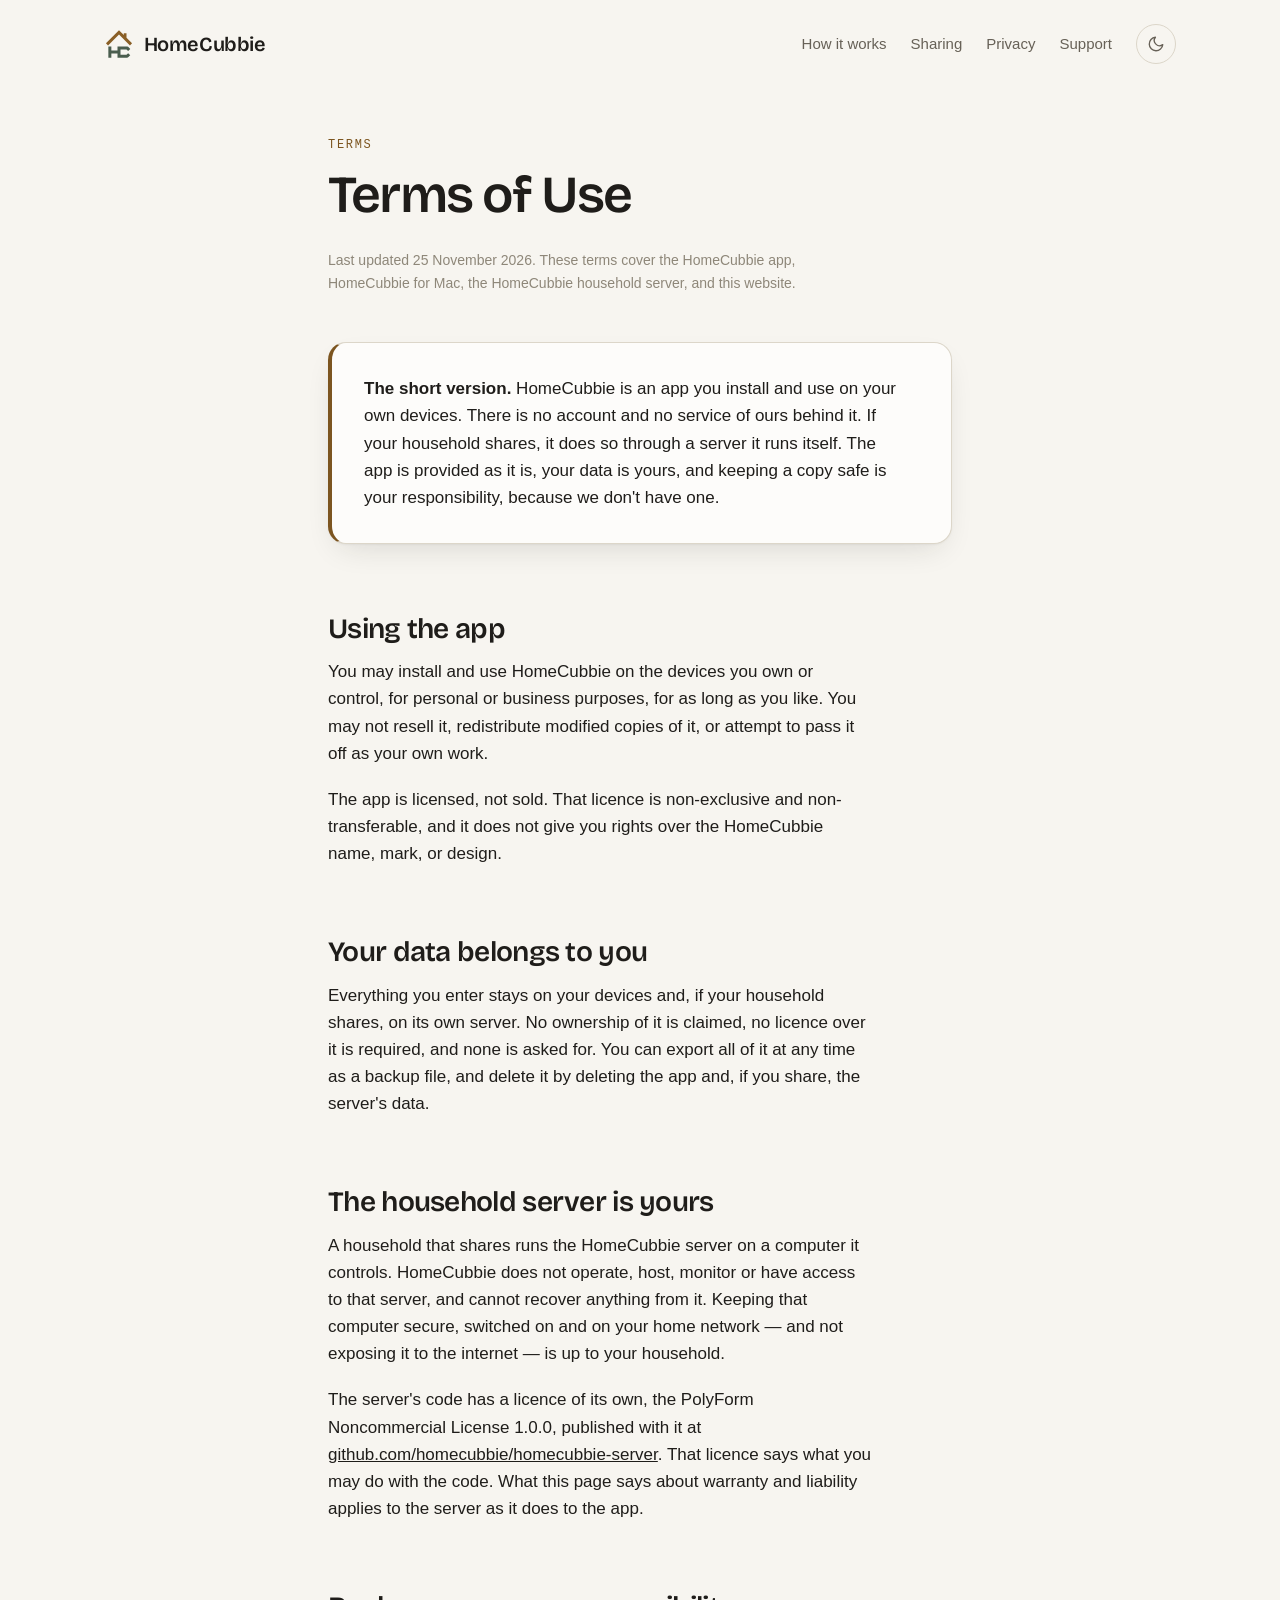
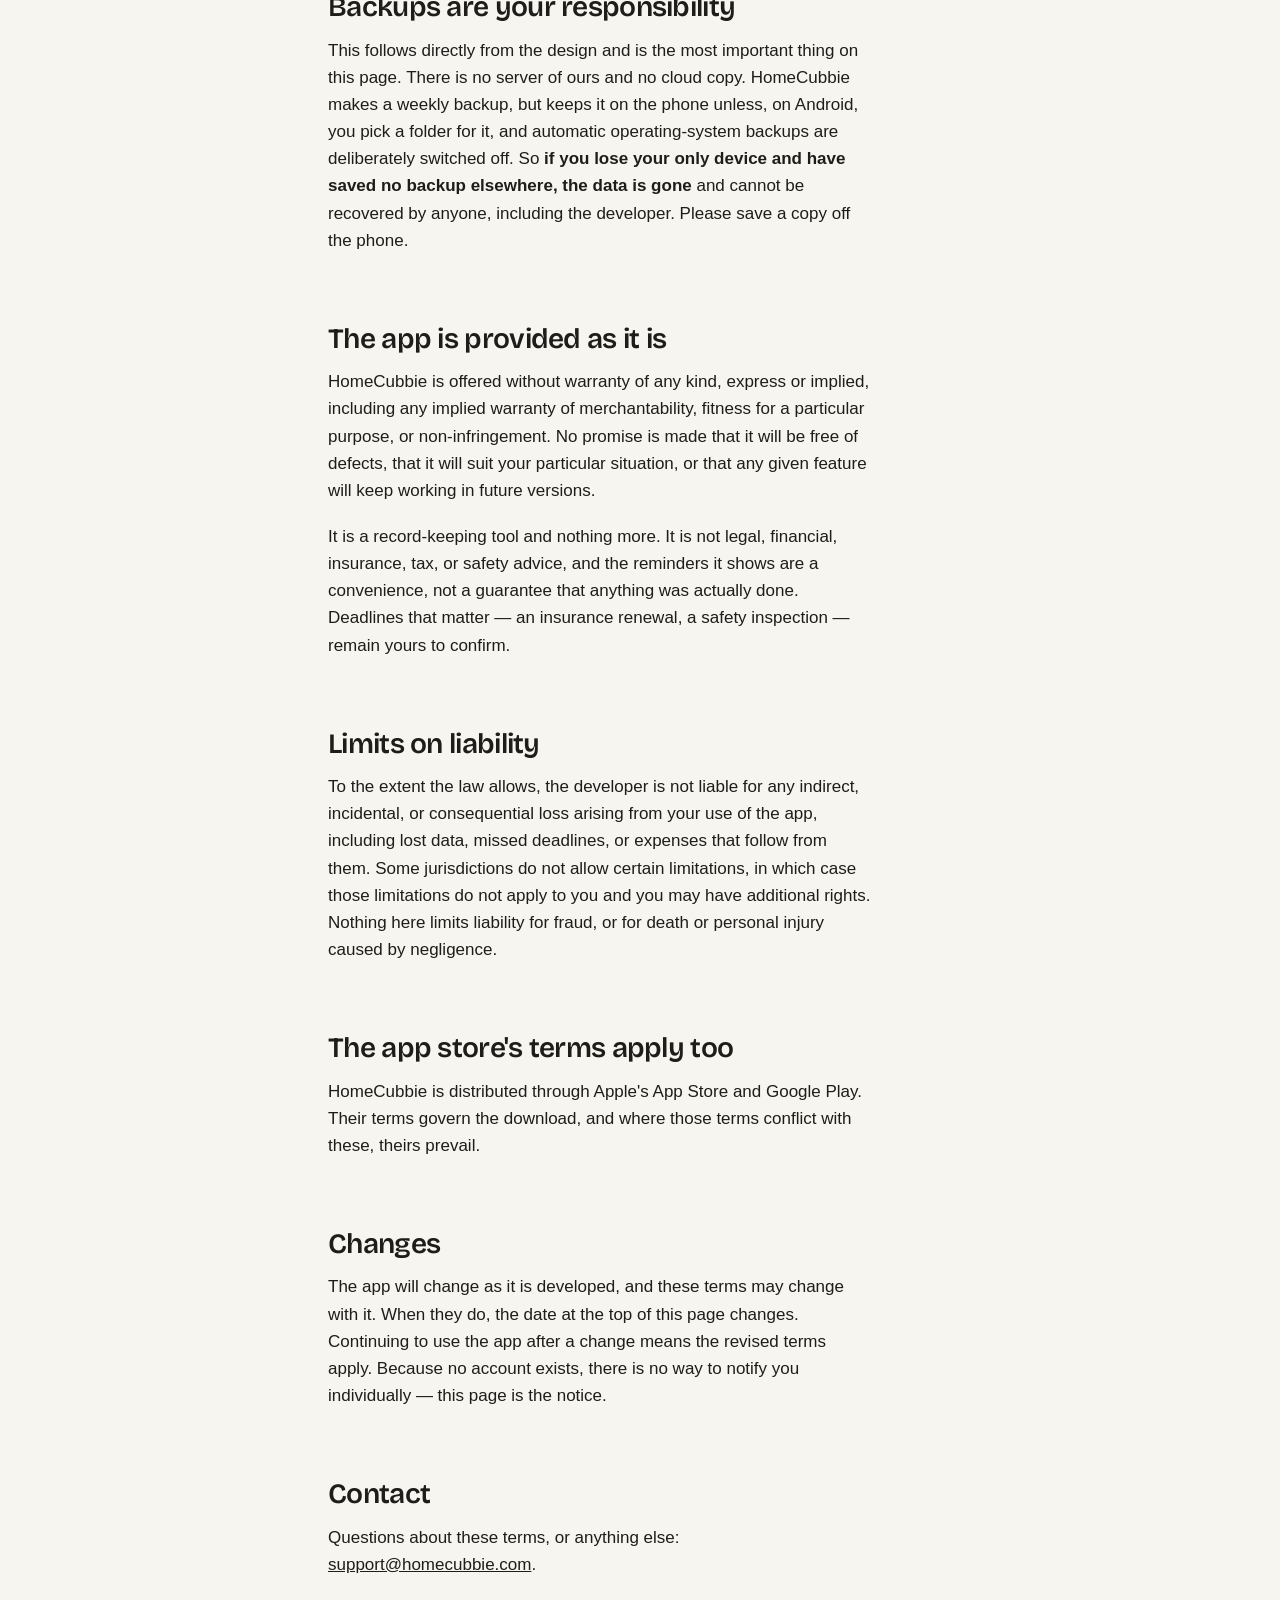
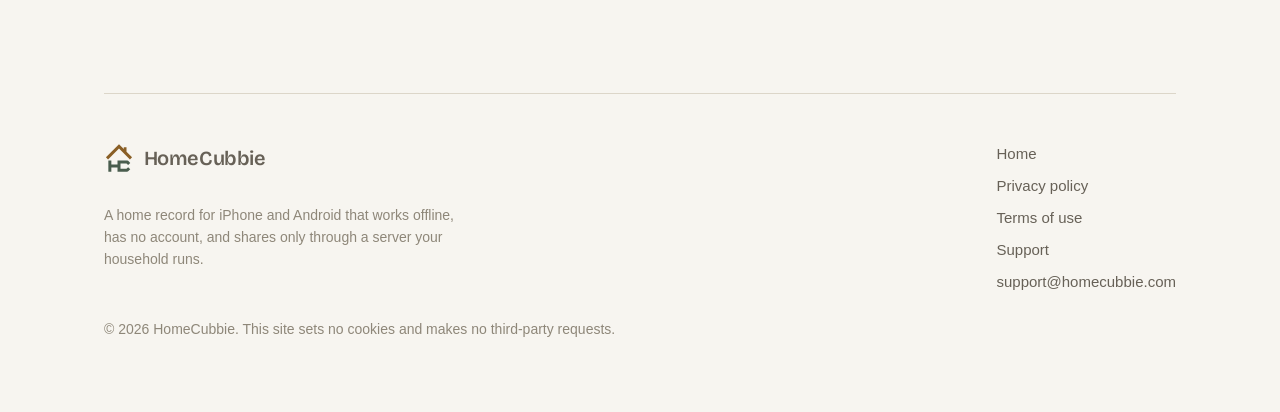
<file: terms.html>
<!doctype html>
<html lang="en">
<head>
<meta charset="utf-8">
<meta name="viewport" content="width=device-width, initial-scale=1">
<title>Terms of Use — HomeCubbie</title>
<meta name="description" content="The terms that apply to using the HomeCubbie app and its household server. Short, because there is no account and no service of ours behind it.">
<link rel="canonical" href="https://homecubbie.com/terms.html">
<meta property="og:image" content="https://homecubbie.com/assets/og.png">
<meta name="twitter:card" content="summary_large_image">
<meta name="theme-color" content="#4A5D4E">
<link rel="icon" href="assets/favicon.png" sizes="any">
<link rel="apple-touch-icon" href="assets/app-icon.png">
<link rel="stylesheet" href="styles.css">
<script>
/* Applies a saved theme before first paint, so a reader who chose dark never
   sees a flash of the light page. Also marks the document as script-capable,
   which is what reveals the toggle. */
(function(){var d=document.documentElement;try{var t=localStorage.getItem("hc-theme");
if(t==="dark"||t==="light")d.setAttribute("data-theme",t);}catch(e){}d.classList.add("js");})();
</script>
</head>
<body>
<a class="skip" href="#main">Skip to content</a>

<div class="shell">
  <header class="masthead">
    <a class="wordmark" href="/"><img class="mark-light" src="assets/mark.svg" alt="" width="30" height="30"><img class="mark-dark" src="assets/mark-dark.svg" alt="" width="30" height="30">HomeCubbie</a>
    <nav aria-label="Site">
      <a class="wide" href="/#how">How it works</a>
      <a class="wide" href="/#sharing">Sharing</a>
      <a href="privacy.html">Privacy</a>
      <a href="support.html">Support</a>
      <button class="theme-toggle" type="button" aria-label="Switch to dark mode" aria-pressed="false">
        <svg class="moon" viewBox="0 0 24 24" fill="none" stroke="currentColor" stroke-width="1.8" stroke-linecap="round" stroke-linejoin="round" aria-hidden="true"><path d="M21 12.8A9 9 0 1 1 11.2 3a7 7 0 0 0 9.8 9.8Z"/></svg>
        <svg class="sun" viewBox="0 0 24 24" fill="none" stroke="currentColor" stroke-width="1.8" stroke-linecap="round" stroke-linejoin="round" aria-hidden="true"><circle cx="12" cy="12" r="4.2"/><path d="M12 2.2v2.1M12 19.7v2.1M4.6 4.6l1.5 1.5M17.9 17.9l1.5 1.5M2.2 12h2.1M19.7 12h2.1M4.6 19.4l1.5-1.5M17.9 6.1l1.5-1.5"/></svg>
      </button>
    </nav>
  </header>
</div>

<main id="main">
  <div class="shell doc">

    <p class="eyebrow">Terms</p>
    <h1>Terms of Use</h1>
    <p class="doc-meta">Last updated 25 November 2026. These terms cover the
    HomeCubbie app, HomeCubbie for Mac, the HomeCubbie household server, and
    this website.</p>

    <section class="callout">
      <p style="margin:0"><strong>The short version.</strong> HomeCubbie is an
      app you install and use on your own devices. There is no account and no
      service of ours behind it. If your household shares, it does so through a
      server it runs itself. The app is provided as it is, your data is yours,
      and keeping a copy safe is your responsibility, because we don't have
      one.</p>
    </section>

    <h2>Using the app</h2>
    <p>You may install and use HomeCubbie on the devices you own or control, for
    personal or business purposes, for as long as you like. You may not resell
    it, redistribute modified copies of it, or attempt to pass it off as your
    own work.</p>
    <p>The app is licensed, not sold. That licence is non-exclusive and
    non-transferable, and it does not give you rights over the HomeCubbie name,
    mark, or design.</p>

    <h2>Your data belongs to you</h2>
    <p>Everything you enter stays on your devices and, if your household shares,
    on its own server. No ownership of it is claimed, no licence over it is
    required, and none is asked for. You can export all of it at any time as a
    backup file, and delete it by deleting the app and, if you share, the
    server's data.</p>

    <h2>The household server is yours</h2>
    <p>A household that shares runs the HomeCubbie server on a computer it
    controls. HomeCubbie does not operate, host, monitor or have access to that
    server, and cannot recover anything from it. Keeping that computer secure,
    switched on and on your home network — and not exposing it to the
    internet — is up to your household.</p>
    <p>The server's code has a licence of its own, the PolyForm Noncommercial
    License 1.0.0, published with it at
    <a href="https://github.com/homecubbie/homecubbie-server">github.com/homecubbie/homecubbie-server</a>.
    That licence says what you may do with the code. What this page says about
    warranty and liability applies to the server as it does to the app.</p>

    <h2>Backups are your responsibility</h2>
    <p>This follows directly from the design and is the most important thing on
    this page. There is no server of ours and no cloud copy. HomeCubbie makes a
    weekly backup, but keeps it on the phone unless, on Android, you pick a
    folder for it, and automatic operating-system backups are deliberately
    switched off. So <strong>if you lose your only
    device and have saved no backup elsewhere, the data is gone</strong> and
    cannot be recovered by anyone, including the developer. Please save a copy
    off the phone.</p>

    <h2>The app is provided as it is</h2>
    <p>HomeCubbie is offered without warranty of any kind, express or implied,
    including any implied warranty of merchantability, fitness for a particular
    purpose, or non-infringement. No promise is made that it will be free of
    defects, that it will suit your particular situation, or that any given
    feature will keep working in future versions.</p>
    <p>It is a record-keeping tool and nothing more. It is not legal, financial,
    insurance, tax, or safety advice, and the reminders it shows are a
    convenience, not a guarantee that anything was actually done. Deadlines that
    matter — an insurance renewal, a safety inspection — remain yours to
    confirm.</p>

    <h2>Limits on liability</h2>
    <p>To the extent the law allows, the developer is not liable for any
    indirect, incidental, or consequential loss arising from your use of the
    app, including lost data, missed deadlines, or expenses that follow from
    them. Some jurisdictions do not allow certain limitations, in which case
    those limitations do not apply to you and you may have additional rights.
    Nothing here limits liability for fraud, or for death or personal injury
    caused by negligence.</p>

    <h2>The app store's terms apply too</h2>
    <p>HomeCubbie is distributed through Apple's App Store and Google Play. Their
    terms govern the download, and where those terms conflict with these, theirs
    prevail.</p>

    <h2>Changes</h2>
    <p>The app will change as it is developed, and these terms may change with
    it. When they do, the date at the top of this page changes. Continuing to
    use the app after a change means the revised terms apply. Because no account
    exists, there is no way to notify you individually — this page is the
    notice.</p>

    <h2>Contact</h2>
    <p>Questions about these terms, or anything else:
    <a href="mailto:support@homecubbie.com">support@homecubbie.com</a>.</p>

  </div>
</main>

<div class="shell">
  <footer>
    <div class="foot-grid">
      <div>
        <a class="wordmark" href="/"><img class="mark-light" src="assets/mark.svg" alt="" width="30" height="30"><img class="mark-dark" src="assets/mark-dark.svg" alt="" width="30" height="30">HomeCubbie</a>
        <p class="note">A home record for iPhone and Android that works offline,
        has no account, and shares only through a server your household runs.</p>
      </div>
      <nav aria-label="Footer">
        <a href="/">Home</a>
        <a href="privacy.html">Privacy policy</a>
        <a href="terms.html">Terms of use</a>
        <a href="support.html">Support</a>
        <a href="mailto:support@homecubbie.com">support@homecubbie.com</a>
      </nav>
    </div>
    <p class="note">© 2026 HomeCubbie. This site sets no cookies and makes no
    third-party requests.</p>
  </footer>
</div>

<script>
/* The toggle. Two states, remembered per browser; with no stored choice the
   page follows the operating system, which is why the icon is recomputed when
   the system preference changes underneath us. */
(function(){
  var d=document.documentElement, b=document.querySelector(".theme-toggle");
  if(!b)return;
  var mq=matchMedia("(prefers-color-scheme: dark)");
  function effective(){return d.getAttribute("data-theme")||(mq.matches?"dark":"light");}
  function sync(){var e=effective();b.setAttribute("aria-pressed",e==="dark");
    b.setAttribute("aria-label",e==="dark"?"Switch to light mode":"Switch to dark mode");}
  b.addEventListener("click",function(){var n=effective()==="dark"?"light":"dark";
    d.setAttribute("data-theme",n);try{localStorage.setItem("hc-theme",n);}catch(e){}sync();});
  mq.addEventListener("change",sync);
  sync();
})();
</script>
</body>
</html>
</file>
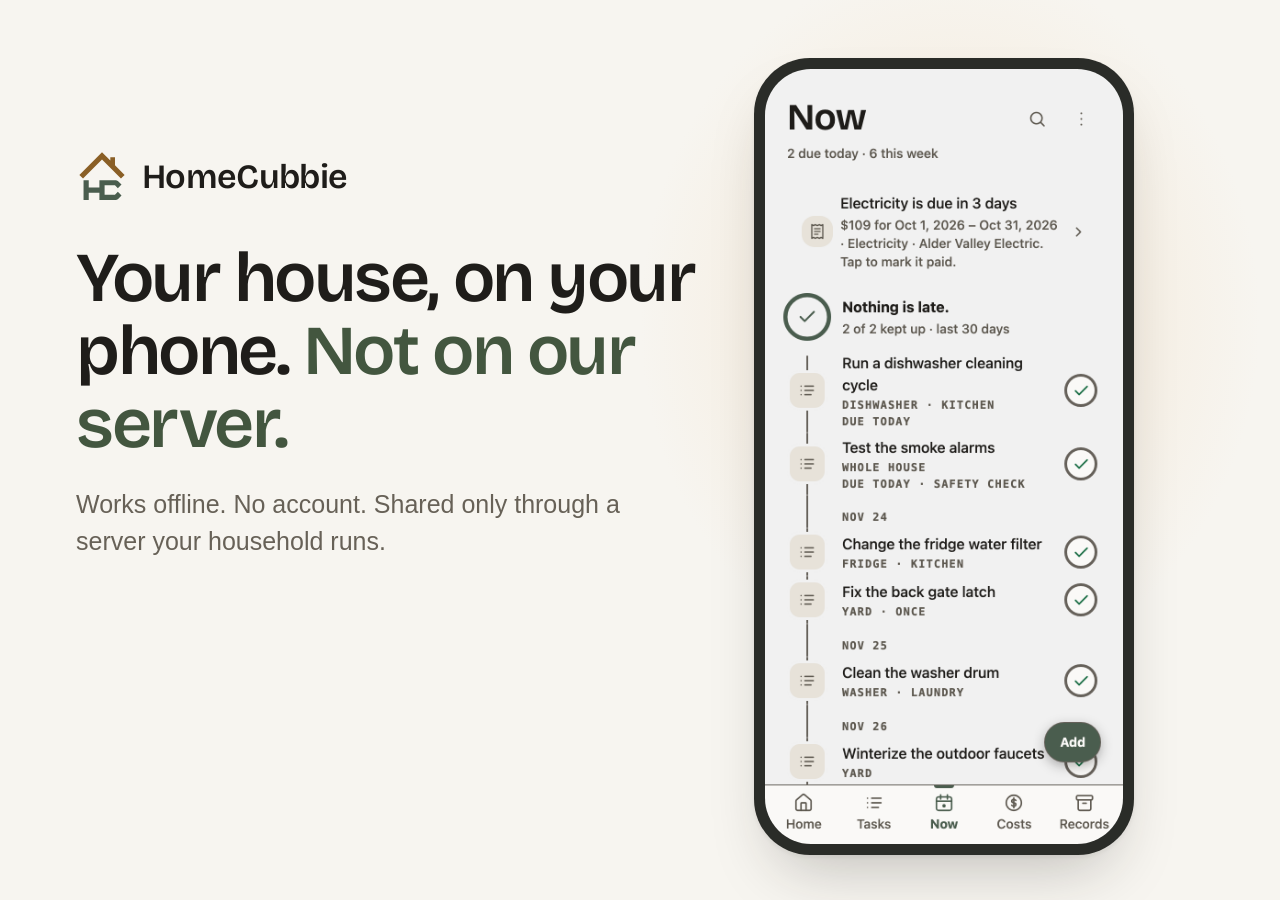
<file: tools/screens/og.html>
<!doctype html><html><head><meta charset="utf-8"><style>
@font-face{font-family:B;src:url("../../fonts/BricolageGrotesque_600SemiBold.ttf");font-weight:600}
*{box-sizing:border-box}body{margin:0;width:1200px;height:630px;overflow:hidden;background:#f7f5f0;font-family:-apple-system,BlinkMacSystemFont,sans-serif;color:#1f1d1a;position:relative}
.l{position:absolute;left:76px;top:150px;width:640px}
.wm{display:flex;align-items:center;gap:14px;font:600 34px B;letter-spacing:-.02em}
.wm img{width:52px;height:52px}
h1{font:600 70px/1.04 B;letter-spacing:-.035em;margin:40px 0 26px}
h1 span{color:#43563f}
p{font-size:25px;line-height:1.45;color:#676157;margin:0;max-width:600px}
.glow{position:absolute;right:-60px;top:-40px;width:620px;height:720px;border-radius:50%;background:radial-gradient(closest-side,#f4e6d2,transparent)}
.dev{position:absolute;right:66px;top:58px;width:380px;padding:11px;border-radius:56px;background:#2a2c28;box-shadow:0 2px 4px rgba(31,29,26,.06),0 32px 64px -24px rgba(31,29,26,.28)}
.dev div{width:100%;aspect-ratio:780/1688;border-radius:46px;background:url("../../assets/screens/now-light.png") center/cover}
</style></head><body>
<div class="glow"></div>
<div class="l"><div class="wm"><img src="../../assets/mark.svg">HomeCubbie</div>
<h1>Your house, on your phone. <span>Not on our server.</span></h1>
<p>Works offline. No account. Shared only through a server your household runs.</p></div>
<div class="dev"><div></div></div>
</body></html>
</file>
<file: styles.css>
/*
 * homecubbie.com
 *
 * The tokens below are the app's, not new ones. The four brand colours are
 * fixed by the product; the warm neutral ramp, the tints and the radius and
 * spacing scales are copied from the app's own theme (src/theme/palette.ts and
 * the token block of docs/reference/prototype.html) so the site and the app
 * read as one thing. Nothing here is picked by eye.
 *
 * Every themed token is defined three times: bare :root (light), the OS
 * preference unless the reader chose light, and the reader's explicit dark
 * choice. A token defined only inside the media query would not follow the
 * toggle.
 */

@font-face {
  font-family: "Bricolage Grotesque";
  src: url("fonts/BricolageGrotesque_600SemiBold.ttf") format("truetype");
  font-weight: 600;
  font-style: normal;
  font-display: swap;
}

:root {
  /* the four brand colours */
  --off-white: #f1f1f1;
  --champagne: #d9b68c;
  --warm-sand: #c8bfb1;
  --deep-green: #4a5d4e;

  /* light theme, from the app */
  --paper: #f7f5f0;
  --card: #fdfcfa;
  --linen: #eae5db;
  --rule: #dcd6c9;
  --ink: #1f1d1a;
  --muted: #676157;
  --faint: #8e8779;
  --green: #43563f;
  --green-tint: #e1e8df;
  --on-green: #f7f5f0;
  --bronze: #7c5520;
  --champ-tint: #f4e6d2;
  --champ-line: #e3cdab;
  --moss: #186a42;
  --moss-tint: #dfefe5;
  --frame: #2a2c28;

  /* scales, from the app */
  --r-sm: 10px; --r-md: 14px; --r-lg: 18px; --r-xl: 26px; --r-full: 999px;
  --s2: 8px; --s3: 12px; --s4: 16px; --s5: 24px; --s6: 32px; --s7: 48px; --s8: 72px;

  --display: "Bricolage Grotesque", "Avenir Next", "Segoe UI", system-ui, sans-serif;
  --body: ui-sans-serif, -apple-system, BlinkMacSystemFont, "Segoe UI", Roboto, sans-serif;
  --mono: ui-monospace, SFMono-Regular, Menlo, monospace;

  --measure: 34rem;
  --shell: 72rem;
  --shadow: 0 1px 2px rgba(31,29,26,.04), 0 12px 32px -12px rgba(31,29,26,.16);
  --shadow-lift: 0 2px 4px rgba(31,29,26,.06), 0 32px 64px -24px rgba(31,29,26,.28);
}

@media (prefers-color-scheme: dark) {
  :root:not([data-theme="light"]) {
    --paper: #141614;
    --card: #1e211e;
    --linen: #282c28;
    --rule: #3b413b;
    --ink: #eceae4;
    --muted: #aba79d;
    --faint: #84806f;
    --green: #9cbda6;
    --green-tint: #212c23;
    --on-green: #141614;
    --bronze: #e0c79b;
    --champ-tint: #332818;
    --champ-line: #4c3c25;
    --moss: #63d8a4;
    --moss-tint: #172c20;
    --frame: #000;
    --shadow: 0 1px 2px rgba(0,0,0,.4), 0 12px 32px -12px rgba(0,0,0,.6);
    --shadow-lift: 0 2px 4px rgba(0,0,0,.5), 0 32px 64px -24px rgba(0,0,0,.8);
  }
}

:root[data-theme="dark"] {
  --paper: #141614;
  --card: #1e211e;
  --linen: #282c28;
  --rule: #3b413b;
  --ink: #eceae4;
  --muted: #aba79d;
  --faint: #84806f;
  --green: #9cbda6;
  --green-tint: #212c23;
  --on-green: #141614;
  --bronze: #e0c79b;
  --champ-tint: #332818;
  --champ-line: #4c3c25;
  --moss: #63d8a4;
  --moss-tint: #172c20;
  --frame: #000;
  --shadow: 0 1px 2px rgba(0,0,0,.4), 0 12px 32px -12px rgba(0,0,0,.6);
  --shadow-lift: 0 2px 4px rgba(0,0,0,.5), 0 32px 64px -24px rgba(0,0,0,.8);
}

*, *::before, *::after { box-sizing: border-box; }
img { max-width: 100%; height: auto; }
html { -webkit-text-size-adjust: 100%; scroll-behavior: smooth; scroll-padding-top: 1rem; }
@media (prefers-reduced-motion: reduce) { html { scroll-behavior: auto; } }

body {
  margin: 0;
  background: var(--paper);
  color: var(--ink);
  font-family: var(--body);
  font-size: 1.0625rem;
  line-height: 1.6;
  -webkit-font-smoothing: antialiased;
  overflow-x: clip;
}

h1, h2, h3, .display {
  font-family: var(--display);
  font-weight: 600;
  line-height: 1.08;
  letter-spacing: -0.025em;
  margin: 0 0 0.5em;
  text-wrap: balance;
}

h1 { font-size: clamp(2.5rem, 6vw, 4.25rem); letter-spacing: -0.035em; }
h2 { font-size: clamp(1.875rem, 4.2vw, 2.875rem); }
h3 { font-size: 1.25rem; letter-spacing: -0.015em; line-height: 1.2; }

p { margin: 0 0 1.1em; max-width: var(--measure); text-wrap: pretty; }
a { color: inherit; }
strong { font-weight: 600; }

.shell { max-width: var(--shell); margin: 0 auto; padding: 0 clamp(1.25rem, 5vw, 2.5rem); }
.narrow { max-width: 46rem; }
.center { text-align: center; }
.center p { margin-left: auto; margin-right: auto; }

/* ---------- eyebrow / small caps ---------- */

.eyebrow {
  font-family: var(--mono);
  font-size: 0.75rem;
  letter-spacing: 0.14em;
  text-transform: uppercase;
  color: var(--bronze);
  margin: 0 0 var(--s3);
}

/* ---------- masthead ---------- */

.masthead {
  display: flex;
  align-items: center;
  justify-content: space-between;
  gap: var(--s4);
  padding: var(--s5) 0;
}

.wordmark {
  display: inline-flex;
  align-items: center;
  gap: 0.6rem;
  font-family: var(--display);
  font-size: 1.25rem;
  font-weight: 600;
  letter-spacing: -0.02em;
  text-decoration: none;
  flex-shrink: 0;
}

.wordmark img { width: 30px; height: 30px; display: block; }

/* The mark is two colours, and an image cannot be recoloured from here or see
   the toggle. So each page carries the mark for a light page and the mark for
   a dark one, and these rules show one, the way .screen chooses its
   screenshot. */
.wordmark .mark-dark { display: none; }

@media (prefers-color-scheme: dark) {
  :root:not([data-theme="light"]) .wordmark .mark-light { display: none; }
  :root:not([data-theme="light"]) .wordmark .mark-dark { display: block; }
}

:root[data-theme="dark"] .wordmark .mark-light { display: none; }
:root[data-theme="dark"] .wordmark .mark-dark { display: block; }

.masthead nav { display: flex; align-items: center; gap: var(--s5); font-size: 0.9375rem; }
.masthead nav a { color: var(--muted); text-decoration: none; white-space: nowrap; }
.masthead nav a:hover { color: var(--ink); }

@media (max-width: 760px) {
  .masthead nav .wide { display: none; }
}

@media (max-width: 420px) {
  .masthead nav { gap: var(--s4); font-size: 0.875rem; }
  .wordmark { font-size: 1.125rem; gap: 0.5rem; }
  .wordmark img { width: 26px; height: 26px; }
}

/* ---------- buttons ---------- */

.actions { display: flex; flex-wrap: wrap; align-items: center; gap: var(--s3); margin-top: var(--s6); }

.btn {
  display: inline-flex;
  align-items: center;
  justify-content: center;
  gap: 0.5rem;
  min-height: 50px;
  padding: 0 1.4rem;
  border-radius: var(--r-md);
  background: var(--green);
  color: var(--on-green);
  font-weight: 600;
  font-size: 0.9375rem;
  text-decoration: none;
  border: 1px solid transparent;
}

.btn:hover { filter: brightness(1.08); }
.btn.quiet { background: transparent; color: var(--ink); border-color: var(--rule); }
.btn.quiet:hover { background: var(--linen); filter: none; }
.btn svg { width: 18px; height: 18px; }

.note { font-size: 0.875rem; color: var(--faint); margin: 0; }

/* the "coming soon" chip: a status, not a badge -- store badges are only for
   an app that is actually in the store */
.chip {
  display: inline-flex;
  align-items: center;
  gap: 0.55rem;
  padding: 0.4rem 0.85rem 0.4rem 0.6rem;
  border-radius: var(--r-full);
  background: var(--champ-tint);
  border: 1px solid var(--champ-line);
  color: var(--bronze);
  font-size: 0.8125rem;
  font-weight: 600;
  margin-bottom: var(--s5);
}

.chip::before {
  content: "";
  width: 8px; height: 8px;
  border-radius: 50%;
  background: currentColor;
  box-shadow: 0 0 0 3px color-mix(in srgb, currentColor 22%, transparent);
}

/* ---------- hero ---------- */

.hero {
  display: grid;
  grid-template-columns: 1.1fr 0.9fr;
  gap: clamp(2rem, 5vw, 4.5rem);
  align-items: center;
  padding: clamp(1.5rem, 5vw, 4rem) 0 clamp(3rem, 7vw, 5.5rem);
}

.hero .lede {
  font-size: clamp(1.125rem, 1.9vw, 1.3125rem);
  line-height: 1.55;
  color: var(--muted);
  max-width: 32rem;
}

.hero h1 .soft { color: var(--green); }

@media (max-width: 880px) {
  .hero { grid-template-columns: 1fr; }
}

/* two phones, the front one straight, the one behind it tilted away */
.hero-art {
  position: relative;
  display: grid;
  place-items: center;
  min-height: 560px;
  isolation: isolate;
}

.hero-art::before {
  content: "";
  position: absolute;
  inset: 8% 0 4%;
  z-index: -1;
  border-radius: 50%;
  background: radial-gradient(closest-side, var(--champ-tint), transparent);
}

.hero-art .device.front { --w: min(290px, 64vw); position: relative; z-index: 2; transform: translateX(14%); }
.hero-art .device.back {
  --w: min(250px, 54vw);
  position: absolute;
  z-index: 1;
  left: 50%;
  top: 50%;
  transform: translate(-96%, -46%) rotate(-7deg);
  opacity: 0.96;
}

@media (max-width: 880px) {
  .hero-art { min-height: 0; padding: var(--s5) 0 var(--s4); }
  .hero-art .device.front { transform: translateX(16%); }
  .hero-art .device.back { transform: translate(-92%, -46%) rotate(-7deg); }
}

/* ---------- device frame ---------- */

.device {
  --w: 272px;
  width: var(--w);
  padding: 9px;
  border-radius: 46px;
  background: var(--frame);
  box-shadow: var(--shadow-lift);
  position: relative;
  margin: 0 auto;
}

.device.sm { --w: 250px; }

/* ---------- principles: three short lines under the hero ---------- */

.principles {
  display: grid;
  grid-template-columns: repeat(3, 1fr);
  gap: var(--s5);
  padding: clamp(1.75rem, 4vw, 2.5rem) 0;
  border-top: 1px solid var(--rule);
  border-bottom: 1px solid var(--rule);
}

.principles div { display: grid; grid-template-columns: auto 1fr; gap: 0 var(--s4); align-items: start; }
.principles h3 { font-size: 1.0625rem; margin: 0 0 0.3rem; }
.principles p { font-size: 0.9375rem; color: var(--muted); margin: 0; }

@media (max-width: 820px) {
  .principles { grid-template-columns: 1fr; gap: var(--s5); }
}

.glyph {
  display: grid;
  place-items: center;
  width: 44px; height: 44px;
  border-radius: var(--r-md);
  background: var(--green-tint);
  color: var(--green);
  grid-row: span 2;
}

.glyph svg { width: 22px; height: 22px; fill: none; stroke: currentColor; stroke-width: 1.8; stroke-linecap: round; stroke-linejoin: round; }

/* ---------- sections ---------- */

section { padding: clamp(3.5rem, 8vw, 6.5rem) 0; }
.section-head { max-width: 42rem; margin-bottom: clamp(2rem, 4vw, 3.25rem); }
.section-head p { color: var(--muted); font-size: 1.125rem; margin-bottom: 0; }
.section-head.center { margin-left: auto; margin-right: auto; }

/* getting started: one feature row standing as its own section */
.start { padding-top: 0; }
.start .feature { padding: 0; }
.start h2 { margin-bottom: 0.6em; }
.start p { color: var(--muted); }
.start p strong { color: var(--ink); }

/* a full-bleed panel that changes the page's tone for one section */
.panel { background: var(--linen); }

/* alternating feature rows */

.feature {
  display: grid;
  grid-template-columns: 1fr 1fr;
  gap: clamp(2rem, 6vw, 5rem);
  align-items: center;
  padding: clamp(1.75rem, 4vw, 3.25rem) 0;
}

.feature:nth-child(even) .feature-art { order: -1; }

@media (max-width: 800px) {
  .feature { grid-template-columns: 1fr; gap: var(--s6); }
  .feature:nth-child(even) .feature-art { order: 0; }
}

.feature .kicker {
  display: inline-flex;
  align-items: center;
  gap: 0.5rem;
  font-size: 0.8125rem;
  font-weight: 600;
  color: var(--green);
  margin-bottom: var(--s3);
}

.feature .kicker svg { width: 18px; height: 18px; fill: none; stroke: currentColor; stroke-width: 1.8; stroke-linecap: round; stroke-linejoin: round; }
.feature h3 { font-size: clamp(1.5rem, 2.8vw, 2rem); }
.feature p { color: var(--muted); }
.feature p strong { color: var(--ink); }

/* ---------- cards ---------- */

.cards {
  display: grid;
  grid-template-columns: repeat(auto-fit, minmax(min(15.5rem, 100%), 1fr));
  gap: var(--s4);
}

.card {
  background: var(--card);
  border: 1px solid var(--rule);
  border-radius: var(--r-lg);
  padding: var(--s5);
}

@media (min-width: 900px) {
  .cards.three { grid-template-columns: repeat(3, 1fr); }
}

.card .glyph { margin-bottom: var(--s4); }
.card h3 { font-size: 1.125rem; margin-bottom: 0.4rem; }
.card p { font-size: 0.9375rem; color: var(--muted); margin: 0; }
.card q { color: var(--ink); font-style: normal; }

.aside {
  display: flex;
  gap: var(--s3);
  align-items: flex-start;
  margin-top: var(--s5);
  font-size: 0.9375rem;
  color: var(--muted);
}

.aside p { margin: 0; max-width: 46rem; }

/* ---------- sharing ---------- */

.sharing {
  display: grid;
  grid-template-columns: 1.15fr 0.85fr;
  gap: clamp(2rem, 5vw, 4rem);
  align-items: center;
}

@media (max-width: 900px) {
  .sharing { grid-template-columns: 1fr; }
}

.diagram {
  background: var(--card);
  border: 1px solid var(--rule);
  border-radius: var(--r-xl);
  padding: clamp(1rem, 3vw, 1.75rem);
  box-shadow: var(--shadow);
  margin: 0;
}

.diagram svg { display: block; width: 100%; height: auto; }
.diagram figcaption { font-size: 0.875rem; color: var(--faint); margin-top: var(--s3); text-align: center; }

.d-line { stroke: var(--green); stroke-width: 2.5; fill: none; }
.d-cut { stroke: var(--faint); stroke-width: 2; fill: none; stroke-dasharray: 5 6; }
.d-house { fill: var(--green-tint); stroke: var(--green); stroke-width: 2; stroke-linejoin: round; }
.d-dev { fill: var(--card); stroke: var(--ink); stroke-width: 2.2; }
.d-ink { fill: var(--ink); }
.d-lock { fill: var(--green); }
.d-lock-glyph { fill: none; stroke: var(--on-green); stroke-width: 2; stroke-linecap: round; }
.d-label { fill: var(--muted); font: 600 17px var(--body); }
.d-tag { fill: var(--green); font: 600 13px var(--mono); letter-spacing: 0.12em; }
.d-no { stroke: var(--bronze); stroke-width: 3; stroke-linecap: round; }
.d-faint { fill: var(--faint); font: 600 16px var(--body); }

.points { list-style: none; padding: 0; margin: var(--s5) 0 0; display: grid; gap: var(--s5); }
.points li { display: grid; grid-template-columns: auto 1fr; gap: 0 var(--s4); }
.points h3 { font-size: 1.0625rem; margin: 0.15rem 0 0.25rem; }
.points p { font-size: 0.9375rem; color: var(--muted); margin: 0; }
.points .glyph { width: 40px; height: 40px; }
.points .glyph svg { width: 20px; height: 20px; }

/* the house in a laptop's browser: a window, the screen's own shape */
.laptop { margin: clamp(2rem, 5vw, 3.5rem) 0 0; }
.laptop .window {
  max-width: 60rem;
  margin: 0 auto;
  border: 1px solid var(--rule);
  border-radius: var(--r-lg);
  background: var(--card);
  box-shadow: var(--shadow-lift);
  overflow: hidden;
}
.laptop .bar { display: flex; gap: 7px; padding: 11px 14px; border-bottom: 1px solid var(--rule); }
.laptop .bar i { width: 10px; height: 10px; border-radius: 50%; background: var(--rule); }
.laptop figcaption { font-size: 0.875rem; color: var(--faint); margin-top: var(--s4); text-align: center; }

.default-note {
  margin-top: var(--s6);
  padding: var(--s4) var(--s5);
  border-radius: var(--r-md);
  background: var(--card);
  border: 1px solid var(--rule);
  font-size: 0.9375rem;
  color: var(--muted);
}

.default-note p { margin: 0; max-width: none; }
.default-note strong { color: var(--ink); }

/* ---------- also in the box ---------- */

.box {
  display: grid;
  grid-template-columns: repeat(auto-fit, minmax(min(15rem, 100%), 1fr));
  gap: var(--s6) var(--s5);
}

.box .item { display: grid; grid-template-columns: auto 1fr; gap: var(--s4); align-items: start; }
.box .glyph { grid-row: auto; width: 40px; height: 40px; }
.box .glyph svg { width: 20px; height: 20px; }
.box h3 { font-size: 1.0625rem; margin: 0.1rem 0 0.3rem; }
.box p { font-size: 0.9375rem; color: var(--muted); margin: 0; }

/* ---------- the pledge band ---------- */

.band {
  background: var(--deep-green);
  color: var(--off-white);
  border-radius: var(--r-xl);
  padding: clamp(2rem, 5.5vw, 4.5rem);
  position: relative;
  overflow: hidden;
}

:root[data-theme="dark"] .band { background: color-mix(in srgb, var(--deep-green) 60%, var(--paper)); }
@media (prefers-color-scheme: dark) {
  :root:not([data-theme="light"]) .band { background: color-mix(in srgb, var(--deep-green) 60%, var(--paper)); }
}

.band .eyebrow { color: var(--champagne); }
.band h2 { color: var(--off-white); max-width: 40rem; }
.band p { color: color-mix(in srgb, var(--off-white) 80%, transparent); }
.band .note { color: color-mix(in srgb, var(--off-white) 64%, transparent); max-width: 44rem; font-size: 0.9375rem; }
.band :focus-visible { outline-color: var(--champagne); }

.pledges {
  list-style: none;
  padding: 0;
  margin: var(--s6) 0;
  display: grid;
  grid-template-columns: repeat(auto-fit, minmax(min(20rem, 100%), 1fr));
  gap: var(--s4) var(--s6);
}

.pledges li {
  padding-left: 2rem;
  position: relative;
  font-weight: 500;
  line-height: 1.45;
}

.pledges li::before {
  content: "";
  position: absolute;
  left: 0.15rem; top: 0.38em;
  width: 12px; height: 7px;
  border-left: 2px solid var(--champagne);
  border-bottom: 2px solid var(--champagne);
  transform: rotate(-45deg);
}

/* ---------- the nine words ---------- */

.words {
  list-style: none;
  padding: 0;
  margin: 0;
  display: grid;
  grid-template-columns: repeat(auto-fit, minmax(min(19rem, 100%), 1fr));
  border-top: 1px solid var(--rule);
}

.words li {
  display: grid;
  grid-template-columns: 6.5rem 1fr;
  gap: var(--s4);
  align-items: baseline;
  padding: var(--s4) var(--s2) var(--s4) 0;
  border-bottom: 1px solid var(--rule);
}

.words dfn {
  font-family: var(--display);
  font-style: normal;
  font-size: 1.125rem;
}

.words span { font-size: 0.9375rem; color: var(--muted); line-height: 1.45; }

/* ---------- yours to keep ---------- */

.keep {
  display: grid;
  grid-template-columns: 1.1fr 0.9fr;
  gap: clamp(2rem, 5vw, 4rem);
  align-items: center;
}

@media (max-width: 860px) {
  .keep { grid-template-columns: 1fr; }
}

.keep p { color: var(--muted); }
.keep p strong { color: var(--ink); }

.tree {
  margin: 0;
  background: var(--card);
  border: 1px solid var(--rule);
  border-radius: var(--r-lg);
  box-shadow: var(--shadow);
  overflow: hidden;
}

.tree .bar {
  display: flex;
  align-items: center;
  gap: 0.5rem;
  padding: var(--s3) var(--s4);
  border-bottom: 1px solid var(--rule);
  font-size: 0.8125rem;
  font-weight: 600;
  color: var(--muted);
}

.tree .bar svg { width: 16px; height: 16px; fill: none; stroke: currentColor; stroke-width: 1.8; stroke-linecap: round; stroke-linejoin: round; }

.tree pre {
  margin: 0;
  padding: var(--s4) var(--s5) var(--s5);
  font-family: var(--mono);
  font-size: 0.8125rem;
  line-height: 1.75;
  color: var(--ink);
  overflow-x: auto;
}

.tree .c { color: var(--faint); }

/* ---------- questions ---------- */

.faq { max-width: 46rem; margin: 0 auto; border-top: 1px solid var(--rule); }
.faq details { border-bottom: 1px solid var(--rule); }

.faq summary {
  list-style: none;
  cursor: pointer;
  display: flex;
  justify-content: space-between;
  align-items: center;
  gap: var(--s4);
  padding: var(--s5) 0;
  font-family: var(--display);
  font-weight: 600;
  font-size: 1.1875rem;
  letter-spacing: -0.015em;
  line-height: 1.3;
}

.faq summary::-webkit-details-marker { display: none; }

.faq summary::after {
  content: "";
  flex-shrink: 0;
  width: 10px; height: 10px;
  margin-right: 6px;
  border-right: 2px solid var(--muted);
  border-bottom: 2px solid var(--muted);
  transform: rotate(45deg) translateY(-3px);
  transition: transform .2s;
}

.faq details[open] summary::after { transform: rotate(-135deg) translateY(-3px); }
@media (prefers-reduced-motion: reduce) { .faq summary::after { transition: none; } }

.faq details > div { padding: 0 0 var(--s5); color: var(--muted); }
.faq details > div p:last-child { margin-bottom: 0; }

/* ---------- closing ---------- */

.closing {
  text-align: center;
  padding: clamp(3rem, 7vw, 5rem) clamp(1.25rem, 4vw, 3rem);
  border-radius: var(--r-xl);
  background: var(--champ-tint);
  border: 1px solid var(--champ-line);
}

.closing img { width: 64px; height: 64px; border-radius: 15px; box-shadow: var(--shadow); margin-bottom: var(--s5); }
.closing p { color: var(--muted); margin-left: auto; margin-right: auto; }
.closing .actions { justify-content: center; margin-top: var(--s5); }

/* ---------- callout card ---------- */

.callout {
  background: var(--card);
  border: 1px solid var(--rule);
  border-left: 4px solid var(--bronze);
  border-radius: var(--r-lg);
  padding: clamp(1.25rem, 3vw, 2rem);
  box-shadow: var(--shadow);
}

.callout > :last-child { margin-bottom: 0; }

/* ---------- document pages ---------- */

/* block padding only: the inline padding is .shell's, and is the page's gutter */
.doc { padding-block: clamp(1.5rem, 5vw, 3rem) 1rem; max-width: 44rem; }
.doc h1 { font-size: clamp(2.25rem, 5vw, 3.25rem); }
.doc h2 { font-size: clamp(1.375rem, 2.5vw, 1.75rem); margin-top: 2.5em; }
.doc h3 { margin-top: 2em; }
.doc-meta { font-size: 0.875rem; color: var(--faint); margin-bottom: var(--s7); }

.doc ul { max-width: var(--measure); padding-left: 1.15rem; }
.doc li { margin-bottom: 0.5em; }

.doc .faq { margin: 0; max-width: none; }

.toc {
  display: flex;
  flex-wrap: wrap;
  gap: var(--s2);
  margin: var(--s5) 0 var(--s6);
  padding: 0;
  list-style: none;
}

.doc .toc { padding-left: 0; max-width: none; }

.toc a {
  display: inline-block;
  padding: 0.35rem 0.8rem;
  border: 1px solid var(--rule);
  border-radius: var(--r-full);
  font-size: 0.875rem;
  text-decoration: none;
  color: var(--muted);
}

.toc a:hover { color: var(--ink); background: var(--linen); }

.plain { list-style: none; padding: 0 !important; }
.plain li { position: relative; padding-left: 1.6rem; }
.plain li::before {
  content: "";
  position: absolute;
  left: 0.3rem; top: 0.72em;
  width: 0.45rem; height: 0.45rem;
  border-radius: 50%;
  background: var(--champagne);
}

/* ---------- footer ---------- */

footer {
  border-top: 1px solid var(--rule);
  margin-top: clamp(3rem, 8vw, 5rem);
  padding: var(--s7) 0 var(--s8);
  font-size: 0.9375rem;
  color: var(--muted);
}

.foot-grid {
  display: flex;
  flex-wrap: wrap;
  gap: var(--s5) var(--s7);
  justify-content: space-between;
  align-items: flex-start;
}

.foot-grid > div:first-child { max-width: 22rem; }
footer nav { display: flex; flex-direction: column; gap: var(--s2); }
footer a { text-decoration: none; color: var(--muted); }
footer a:hover { color: var(--ink); text-decoration: underline; }
footer .note { margin-top: var(--s5); }

/* ---------- a11y ---------- */

.skip { position: absolute; left: -9999px; }
.skip:focus {
  left: 1rem; top: 1rem; z-index: 10;
  padding: 0.6rem 1rem;
  background: var(--card);
  border: 1px solid var(--rule);
  border-radius: var(--r-sm);
}

:focus-visible { outline: 2px solid var(--green); outline-offset: 3px; border-radius: 4px; }

code {
  font-family: var(--mono);
  font-size: 0.9em;
  background: var(--linen);
  border-radius: 5px;
  padding: 0.1em 0.35em;
}

/* ---------- screenshots that follow the chosen theme ----------
   A <picture> with a prefers-color-scheme media query only ever answers to the
   operating system, so it cannot follow the toggle. These are background
   images instead: each element carries its own pair as custom properties and
   the rules below choose one, which also means the browser fetches only the
   image it actually paints. The element keeps role="img" and an aria-label so
   nothing is lost to a screen reader. */

.screen {
  width: 100%;
  aspect-ratio: 780 / 1688;
  border-radius: 38px;
  background: var(--paper) var(--shot-light) center / cover no-repeat;
}

.screen.wide { aspect-ratio: 1280 / 800; border-radius: 0; }

@media (prefers-color-scheme: dark) {
  :root:not([data-theme="light"]) .screen { background-image: var(--shot-dark); }
}

:root[data-theme="dark"] .screen { background-image: var(--shot-dark); }
:root[data-theme="light"] .screen { background-image: var(--shot-light); }

/* ---------- theme toggle ----------
   Hidden until the script that drives it has run, so a reader with JavaScript
   off is never shown a control that cannot do anything. */

.theme-toggle { display: none; }
.js .theme-toggle {
  display: inline-flex;
  align-items: center;
  justify-content: center;
  width: 40px;
  height: 40px;
  padding: 0;
  border: 1px solid var(--rule);
  border-radius: var(--r-full);
  background: transparent;
  color: var(--muted);
  cursor: pointer;
  flex-shrink: 0;
}

.theme-toggle:hover { color: var(--ink); background: var(--linen); }
.theme-toggle svg { width: 18px; height: 18px; display: block; }

/* show the icon of the mode you would switch *to* */
.theme-toggle .sun { display: none; }
.theme-toggle .moon { display: block; }

@media (prefers-color-scheme: dark) {
  :root:not([data-theme="light"]) .theme-toggle .sun { display: block; }
  :root:not([data-theme="light"]) .theme-toggle .moon { display: none; }
}

:root[data-theme="dark"] .theme-toggle .sun { display: block; }
:root[data-theme="dark"] .theme-toggle .moon { display: none; }
:root[data-theme="light"] .theme-toggle .sun { display: none; }
:root[data-theme="light"] .theme-toggle .moon { display: block; }
</file>
